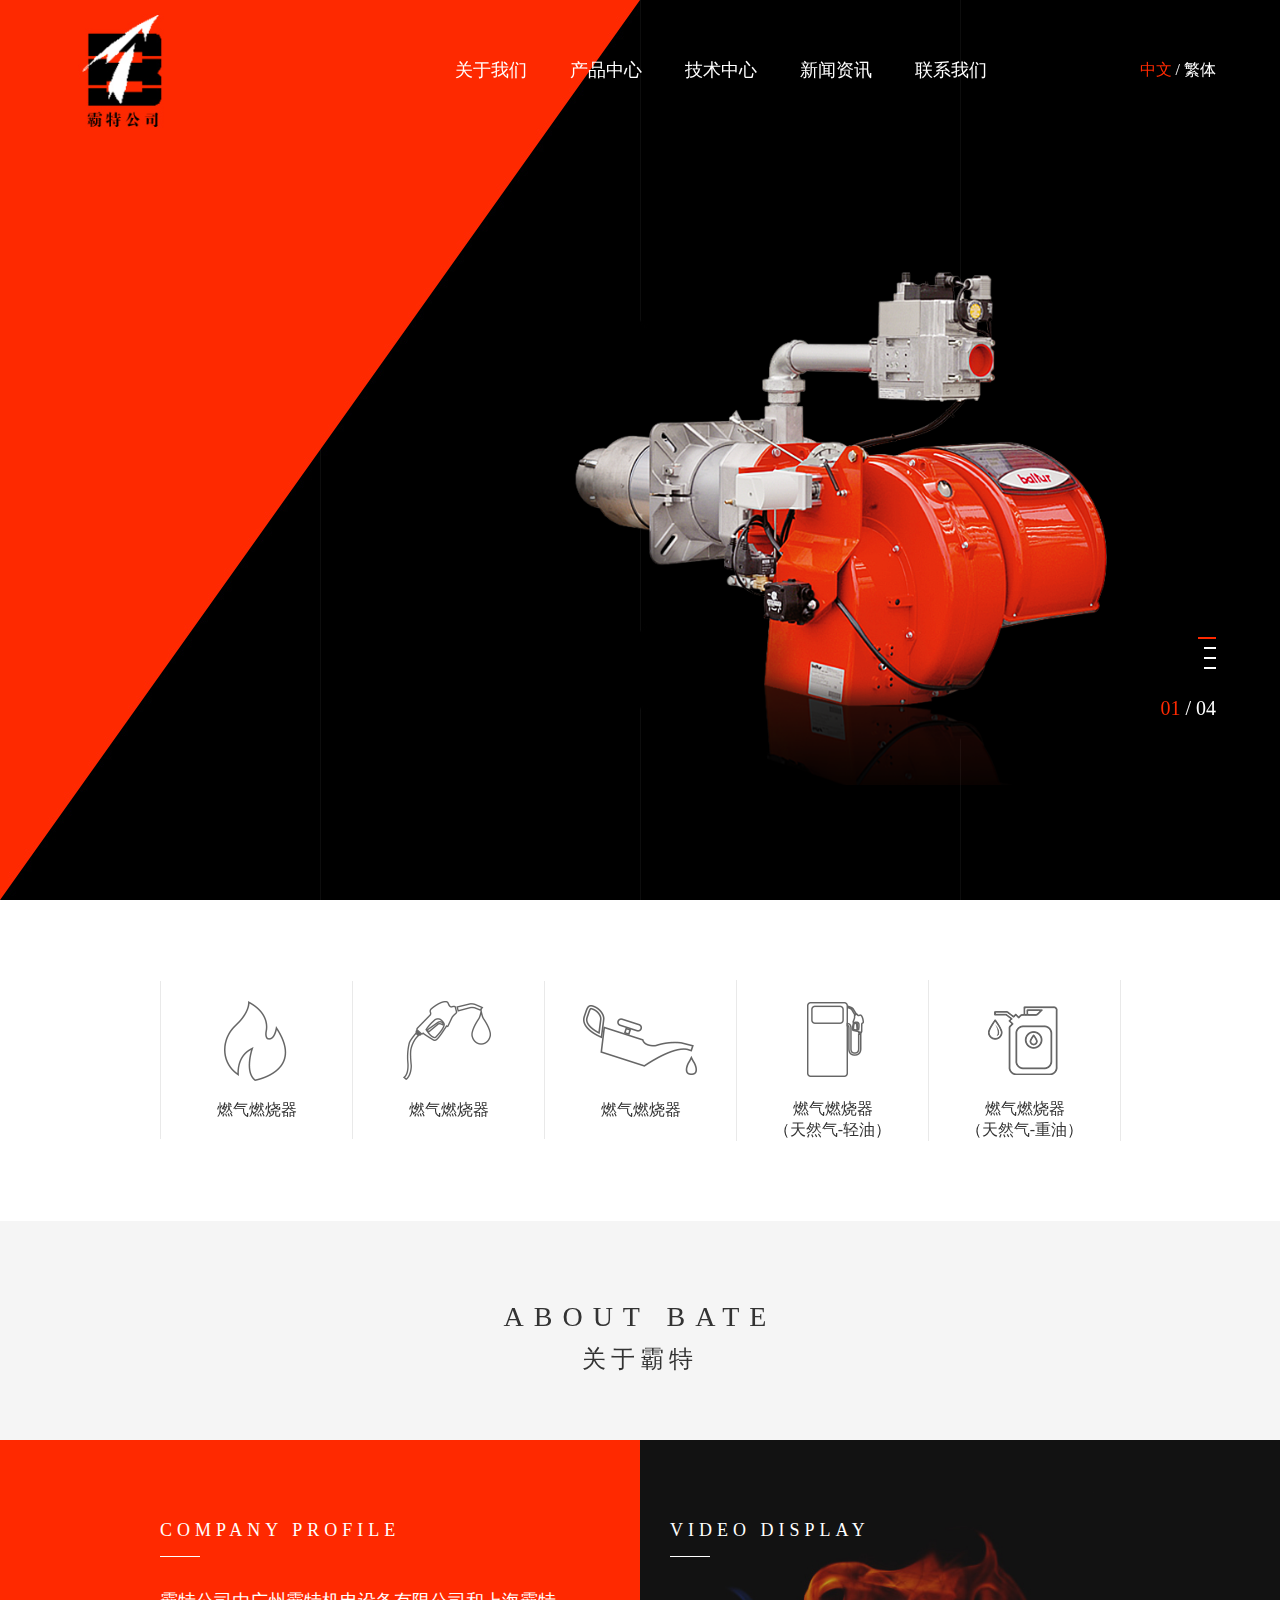
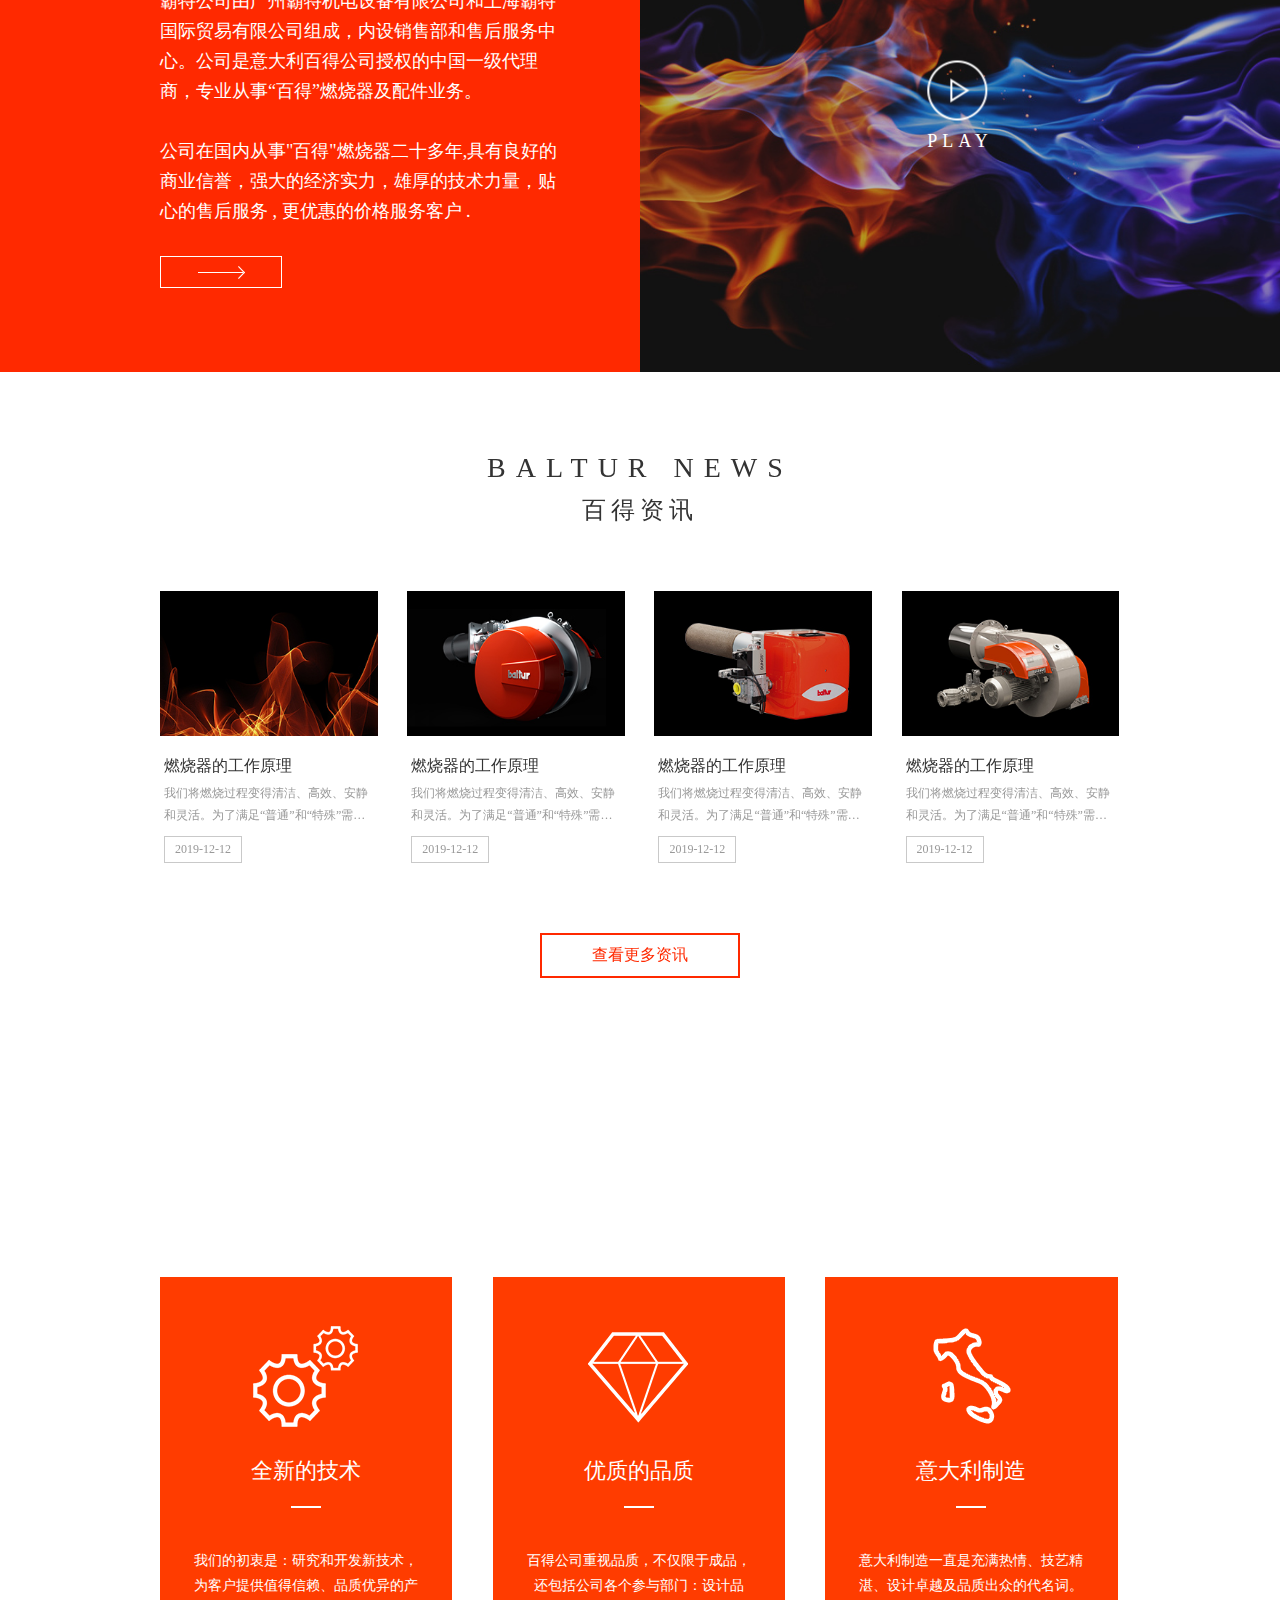
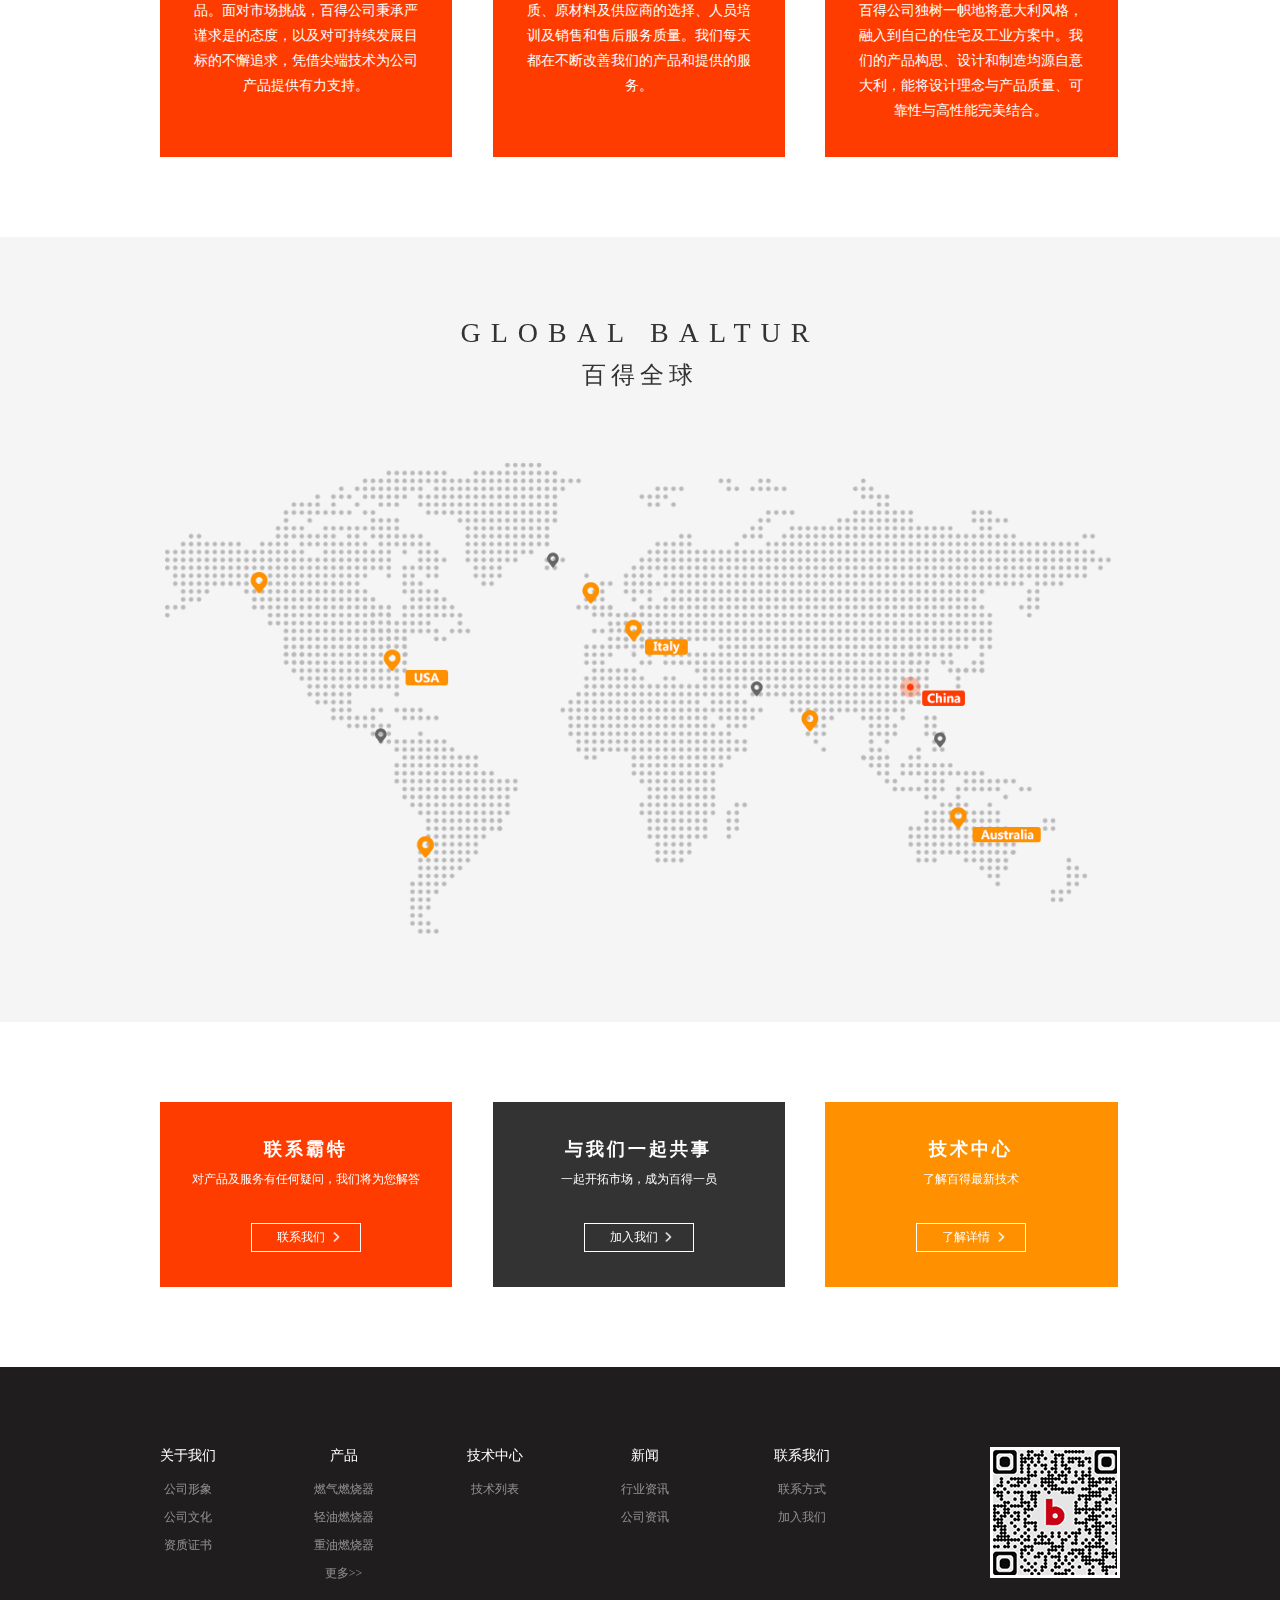
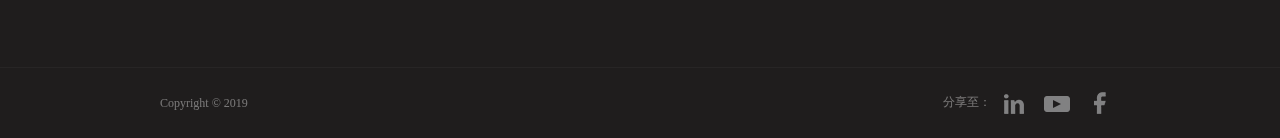
<file: index.html>
﻿<!DOCTYPE html>
<html lang="en">
<head>
    <meta charset="UTF-8">
    <meta http-equiv="X-UA-Compatible" content="IE=edge,chrome=1">
    <meta name="viewport" content="width=device-width,initial-scale=1, maximum-scale=1, user-scalable=no">
    <title>霸特</title>
    <link href="css/swiper.min.css" rel="stylesheet" type="text/css">
    <link href="css/common.css" rel="stylesheet" type="text/css">
    <link href="css/animate.css" rel="stylesheet" type="text/css">
    <link href="css/bootslider.css" rel="stylesheet" type="text/css">
    <link href="css/index.css" rel="stylesheet" type="text/css">
    <script src="js/jquery-1.8.3.min.js"></script>
    <script src="js/swiper.min.js"></script>
    <script src="js/index.js"></script>
</head>
<body>

<!--头部、banner-->
<header>
    <div class="nav">
        <div class="topcon">
            <div class="navcon clearfix">
                <div class="logo fl"><a href="index.html"><img src="images/logo.jpg"></a> </div>
                <div class="navul fr">
                    <ul>
                        <li><a href="about-image.html"><span>关于我们</span></a> </li>
                        <li><a href="products-list.html"><span>产品中心</span></a> </li>
                        <li><a href="skill-list.html"><span>技术中心</span></a> </li>
                        <li><a href="news-list.html"><span>新闻资讯</span></a> </li>
                        <li><a href="contact.html"><span>联系我们</span></a> </li>
                        <li class="lan"><p><a href="#" class="active">中文</a> / <a href="#">繁体</a> </p></li>
                    </ul>
                </div>
                <div class="navico"><i></i></div>
                <div class="navul2">
                    <ul>
                        <li><a href="about-image.html">关于我们</a> </li>
                        <li><a href="products-list.html">产品中心</a> </li>
                        <li><a href="skill-list.html">技术中心</a> </li>
                        <li><a href="news-list.html">新闻资讯</a> </li>
                        <li><a href="contact.html">联系我们</a> </li>
                        <li class="lan"><p><a href="#" class="active">中文</a> / <a href="#">繁体</a> </p></li>
                    </ul>
                </div>
            </div>
        </div>
    </div>
    <div class="banner">
        <div class="bootslider" id="bootslider">
            <!-- Bootslider Container -->
            <div class="bs-container">

                <!-- Bootslider Slide -->
                <div class="bs-slide active" data-animate-in="fadeIn" data-animate-out="fadeOut">
                        <div class="bs-foreground">
                            <div class="container">
                                <div class="row">
                                    <div class="slide-til"  data-animate-in="fadeInDown" data-animate-out="fadeOutDown" data-delay="800">
                                        <span>01</span>
                                        <p>百得燃烧器</p>
                                        <i></i>
                                    </div>
                                    <div class="slide-til2" data-animate-in="fadeInUp" data-animate-out="fadeOutDown" data-delay="1000">
                                        <h2>TBG260-360MC</h2>
                                        <h4>双燃料燃烧器</h4>
                                    </div>
                                    <a class="slide-btn" data-animate-in="fadeInUp" data-animate-out="fadeOutDown" data-delay="1200">more details</a>
                                </div>
                                <div class="propic" data-animate-in="fadeInUp" data-animate-out="fadeOutDown" data-delay="700">
                                    <img src="images/index_pro.png" >
                                </div>
                            </div>
                        </div>
                        <div class="bs-background">
                            <img src="images/banner.jpg" id="img1" alt=""/>
                        </div>
                </div>
                <!-- /Bootslider Slide -->
                <!-- Bootslider Slide -->
                <div class="bs-slide" data-animate-in="fadeIn" data-animate-out="fadeOut">
                    <div class="bs-foreground">
                        <div class="container">
                            <div class="row">
                                <div class="slide-til"  data-animate-in="fadeInDown" data-animate-out="fadeOutDown" data-delay="800">
                                    <span>02</span>
                                    <p>百得燃烧器</p>
                                    <i></i>
                                </div>
                                <div class="slide-til2" data-animate-in="fadeInUp" data-animate-out="fadeOutDown" data-delay="1000">
                                    <h2>TBG260-360MC</h2>
                                    <h4>双燃料燃烧器</h4>
                                </div>
                                <a class="slide-btn" data-animate-in="fadeInUp" data-animate-out="fadeOutDown" data-delay="1200">more details</a>
                            </div>
                            <div class="propic" data-animate-in="fadeInUp" data-animate-out="fadeOutDown" data-delay="700">
                                <img src="images/index_pro.png" >
                            </div>
                        </div>
                    </div>
                    <div class="bs-background">
                        <img src="images/banner.jpg" id="img1" alt=""/>
                    </div>
                </div>
                <!-- /Bootslider Slide -->
                <!-- Bootslider Slide -->
                <div class="bs-slide" data-animate-in="fadeIn" data-animate-out="fadeOut">
                    <div class="bs-foreground">
                        <div class="container">
                            <div class="row">
                                <div class="slide-til"  data-animate-in="fadeInDown" data-animate-out="fadeOutDown" data-delay="800">
                                    <span>03</span>
                                    <p>百得燃烧器</p>
                                    <i></i>
                                </div>
                                <div class="slide-til2" data-animate-in="fadeInUp" data-animate-out="fadeOutDown" data-delay="1000">
                                    <h2>TBG260-360MC</h2>
                                    <h4>双燃料燃烧器</h4>
                                </div>
                                <a class="slide-btn" data-animate-in="fadeInUp" data-animate-out="fadeOutDown" data-delay="1200">more details</a>
                            </div>
                            <div class="propic" data-animate-in="fadeInUp" data-animate-out="fadeOutDown" data-delay="700">
                                <img src="images/index_pro.png" >
                            </div>
                        </div>
                    </div>
                    <div class="bs-background">
                        <img src="images/banner.jpg" id="img1" alt=""/>
                    </div>
                </div>
                <!-- /Bootslider Slide -->
                <!-- Bootslider Slide -->
                <div class="bs-slide" data-animate-in="fadeIn" data-animate-out="fadeOut">
                    <div class="bs-foreground">
                        <div class="container">
                            <div class="row">
                                <div class="slide-til"  data-animate-in="fadeInDown" data-animate-out="fadeOutDown" data-delay="800">
                                    <span>04</span>
                                    <p>百得燃烧器</p>
                                    <i></i>
                                </div>
                                <div class="slide-til2" data-animate-in="fadeInUp" data-animate-out="fadeOutDown" data-delay="1000">
                                    <h2>TBG260-360MC</h2>
                                    <h4>双燃料燃烧器</h4>
                                </div>
                                <a class="slide-btn" data-animate-in="fadeInUp" data-animate-out="fadeOutDown" data-delay="1200">more details</a>
                            </div>
                            <div class="propic" data-animate-in="fadeInUp" data-animate-out="fadeOutDown" data-delay="700">
                                <img src="images/index_pro.png" >
                            </div>
                        </div>
                    </div>
                    <div class="bs-background">
                        <img src="images/banner.jpg" id="img1" alt=""/>
                    </div>
                </div>
                <!-- /Bootslider Slide -->
            </div>
            <!-- /Bootslider Container -->
            <!-- Bootslider Progress -->
            <div class="bs-progress progress">
                <div class="progress-bar progress-primary"></div>
            </div>
            <!-- /Bootslider Progress -->
            <!-- Bootslider Thumbnails -->
            <div class="bs-thumbnails text-center text-alizarin">
                <ul class=""></ul>
            </div>
            <!-- /Bootslider Thumbnails -->
            <!-- Bootslider Pagination -->
            <div class="bs-pagination text-center text-alizarin">
                <ul class="pagination"></ul>
                <div class="key_num">
                    <p><span>01</span> / <i>03</i></p>
                </div>
            </div>
            <!-- /Bootslider Pagination -->
            <!-- Bootslider Controls -->
            <div class="bs-controls text-center">
                <div class="btn-group">
                    <a href="javascript:void(0);" class="btn btn-primary bs-prev">&lt;</a>
                    <a href="javascript:void(0);" class="btn btn-primary bs-next">&gt;</a>
                </div>
            </div>
            <!-- /Bootslider Controls -->
        </div>
    </div>
</header>

<!--产品-->
<div class="maincon">
    <div class="container">
        <div class="procon">
            <ul>
                <li>
                    <a href="products-list.html">
                        <i class="i1"></i>
                        <p>燃气燃烧器</p>
                        <br>
                    </a>
                </li>
                <li>
                    <a href="products-list.html">
                        <i class="i2"></i>
                        <p>燃气燃烧器</p>
                        <br>
                    </a>
                </li>
                <li>
                    <a href="products-list.html">
                        <i class="i3"></i>
                        <p>燃气燃烧器</p>
                        <br>
                    </a>
                </li>
                <li>
                    <a href="products-list.html">
                        <i class="i4"></i>
                        <p>燃气燃烧器</p>
                        <p>（天然气-轻油）</p>
                    </a>
                </li>
                <li>
                    <a href="products-list.html">
                        <i class="i5"></i>
                        <p>燃气燃烧器</p>
                        <p>（天然气-重油）</p>
                    </a>
                </li>
            </ul>
        </div>
        <div class="swiper-container  swiper-fl">
            <div class="swiper-wrapper">
                <div class="swiper-slide">
                    <a href="products-list.html">
                        <i class="i1"></i>
                        <p>燃气燃烧器</p>
                        <br>
                    </a>
                </div>
                <div class="swiper-slide">
                    <a href="products-list.html">
                        <i class="i2"></i>
                        <p>燃气燃烧器</p>
                        <br>
                    </a>
                </div>
                <div class="swiper-slide">
                    <a href="products-list.html">
                        <i class="i3"></i>
                        <p>燃气燃烧器</p>
                        <br>
                    </a>
                </div>
                <div class="swiper-slide">
                    <a href="products-list.html">
                        <i class="i4"></i>
                        <p>燃气燃烧器</p>
                        <p>（天然气-轻油）</p>
                    </a>
                </div>
                <div class="swiper-slide">
                    <a href="products-list.html">
                        <i class="i5"></i>
                        <p>燃气燃烧器</p>
                        <p>（天然气-重油）</p>
                    </a>
                </div>
            </div>
        </div>
    </div>
</div>

<!--关于霸特-->
<div class="maincon pd graybg ab">
    <div class="container">
        <div class="title">
            <span>about bAte</span>
            <p>关于霸特</p>
        </div>
    </div>
    <div class="abcon">
        <div class="container clearfix  pd">
            <div class="ableft fl">
                <div class="abtxt">
                    <span>COMPANY PROFILE</span>
                    <i></i>
                    <p>霸特公司由广州霸特机电设备有限公司和上海霸特国际贸易有限公司组成，内设销售部和售后服务中心。公司是意大利百得公司授权的中国一级代理商，专业从事“百得”燃烧器及配件业务。
                        <br><br>公司在国内从事"百得"燃烧器二十多年,具有良好的商业信誉，强大的经济实力，雄厚的技术力量，贴心的售后服务 , 更优惠的价格服务客户 .
                    </p>
                    <a href="about-image.html"></a>
                </div>
            </div>
        </div>
        <div class="abvideo  pd">
            <div class="maincon">
                <div class="vetil">
                    <span>VIDEO DISPLAY</span>
                    <i></i>
                </div>
                <div class="play">
                    <a href="###"></a>
                    <p>play</p>
                </div>
            </div>
            <!--视频-->
            <div class="video-con">
                <div class="con">
                    <video id="example_video_1" class="vjs-big-play-centered video-js vjs-default-skin"  preload="none"   data-setup="{}">
                        <source src="video/night.mp4" type='video/mp4' />
                    </video>
                    <a href="javascript:;" class="video-close">关闭</a>
                    <a href="javascript:;" class="video-replay"><i></i><p>Replay</p></a>
                </div>
            </div>
        </div>
    </div>
</div>

<!--百得资讯-->
<div class="maincon pd">
    <div class="container">
        <div class="title">
            <span>bAltur news </span>
            <p>百得资讯</p>
        </div>
        <div class="news">
            <div class="newsdl clearfix">
                <a href="news-detail.html">
                    <dl>
                        <dt><img src="images/index_pic01.jpg"></dt>
                        <dd>
                            <span>燃烧器的工作原理</span>
                            <p>我们将燃烧过程变得清洁、高效、安静和灵活。为了满足“普通”和“特殊”需求的订货要求...</p>
                            <i>2019-12-12</i>
                        </dd>
                    </dl>
                </a>
                <a href="news-detail.html">
                    <dl>
                        <dt><img src="images/index_pic02.jpg"></dt>
                        <dd>
                            <span>燃烧器的工作原理</span>
                            <p>我们将燃烧过程变得清洁、高效、安静和灵活。为了满足“普通”和“特殊”需求的订货要求...</p>
                            <i>2019-12-12</i>
                        </dd>
                    </dl>
                </a>
                <a href="news-detail.html">
                    <dl>
                        <dt><img src="images/index_pic03.jpg"></dt>
                        <dd>
                            <span>燃烧器的工作原理</span>
                            <p>我们将燃烧过程变得清洁、高效、安静和灵活。为了满足“普通”和“特殊”需求的订货要求...</p>
                            <i>2019-12-12</i>
                        </dd>
                    </dl>
                </a>
                <a href="news-detail.html">
                    <dl>
                        <dt><img src="images/index_pic04.jpg"></dt>
                        <dd>
                            <span>燃烧器的工作原理</span>
                            <p>我们将燃烧过程变得清洁、高效、安静和灵活。为了满足“普通”和“特殊”需求的订货要求...</p>
                            <i>2019-12-12</i>
                        </dd>
                    </dl>
                </a>
            </div>
            <div class="n_more">
                <a href="news-list.html">查看更多资讯</a>
            </div>
        </div>
    </div>
</div>

<!--百得优势-->
<div class="maincon pd advbg">
    <div class="container">
        <div class="title wh">
            <span>why choose bAltur? </span>
            <p>百得优势</p>
        </div>
        <div class="adv">
            <ul class="clearfix">
                <li>
                    <div class="advcon">
                        <i style="background-image: url(images/icon/index_ico06.png)"></i>
                        <h4>全新的技术<em></em></h4>
                        <p>我们的初衷是：研究和开发新技术，为客户提供值得信赖、品质优异的产品。面对市场挑战，百得公司秉承严谨求是的态度，以及对可持续发展目标的不懈追求，凭借尖端技术为公司产品提供有力支持。</p>
                    </div>
                </li>
                <li>
                    <div class="advcon">
                        <i style="background-image: url(images/icon/index_ico07.png)"></i>
                        <h4>优质的品质<em></em></h4>
                        <p>百得公司重视品质，不仅限于成品，还包括公司各个参与部门：设计品质、原材料及供应商的选择、人员培训及销售和售后服务质量。我们每天都在不断改善我们的产品和提供的服务。</p>
                    </div>
                </li>
                <li>
                    <div class="advcon">
                        <i style="background-image: url(images/icon/index_ico08.png)"></i>
                        <h4>意大利制造<em></em></h4>
                        <p>意大利制造一直是充满热情、技艺精湛、设计卓越及品质出众的代名词。百得公司独树一帜地将意大利风格，融入到自己的住宅及工业方案中。我们的产品构思、设计和制造均源自意大利，能将设计理念与产品质量、可靠性与高性能完美结合。</p>
                    </div>
                </li>
            </ul>
        </div>
    </div>
</div>

<!--百得全球-->
<div class="maincon pd graybg">
    <div class="container">
        <div class="title">
            <span>global bAltur</span>
            <p>百得全球</p>
        </div>
        <div class="map">
            <img src="images/index_map.png">
        </div>
    </div>
</div>

<!--联系-->
<div class="maincon pd">
    <div class="container">
        <div class="contact">
            <ul class="clearfix">
                <li class="li1">
                    <a href="contact.html">
                        <h4>联系霸特</h4>
                        <p>对产品及服务有任何疑问，我们将为您解答</p>
                        <span>联系我们</span>
                    </a>
                </li>
                <li class="li2">
                    <a href="contact-join.html">
                        <h4>与我们一起共事</h4>
                        <p>一起开拓市场，成为百得一员</p>
                        <span>加入我们</span>
                    </a>
                </li>
                <li class="li3">
                    <a href="skill-list.html">
                        <h4>技术中心</h4>
                        <p>了解百得最新技术</p>
                        <span>了解详情</span>
                    </a>
                </li>
            </ul>
        </div>
    </div>
</div>


<!--尾部-->
<footer>
    <div class="foot pd">
        <div class="container clearfix">
            <div class="fleft">
                <ul>
                    <li>
                        <dl>
                            <dt>关于我们</dt>
                            <dd>
                                <p><a href="about-image.html">公司形象</a> </p>
                                <p><a href="about-culture.html">公司文化</a> </p>
                                <p><a href="about-qualifications.html">资质证书</a> </p>
                            </dd>
                        </dl>
                    </li>
                    <li>
                        <dl>
                            <dt>产品</dt>
                            <dd>
                                <p><a href="products-detail.html">燃气燃烧器</a> </p>
                                <p><a href="products-detail.html">轻油燃烧器</a> </p>
                                <p><a href="products-detail.html">重油燃烧器</a> </p>
                                <p><a href="products-list.html">更多>></a> </p>
                            </dd>
                        </dl>
                    </li>
                    <li>
                        <dl>
                            <dt>技术中心</dt>
                            <dd>
                                <p><a href="skill-list.html">技术列表</a> </p>
                            </dd>
                        </dl>
                    </li>
                    <li>
                        <dl>
                            <dt>新闻</dt>
                            <dd>
                                <p><a href="news-list.html">行业资讯</a> </p>
                                <p><a href="news-list.html">公司资讯</a> </p>
                            </dd>
                        </dl>
                    </li>
                    <li>
                        <dl>
                            <dt>联系我们</dt>
                            <dd>
                                <p><a href="contact.html">联系方式</a> </p>
                                <p><a href="contact-join.html">加入我们</a> </p>
                            </dd>
                        </dl>
                    </li>
                </ul>
            </div>
            <div class="code"><img src="images/icon/code.png"></div>
        </div>
    </div>
    <div class="copyright">
        <div class="container">
            <div class="c_txt clearfix">
                <span>
                    <em>分享至：</em>
                    <a href="#" style="background-image: url(images/icon/in.png)"></a>
                    <a href="#" style="background-image: url(images/icon/youtube.png)"></a>
                    <a href="#" style="background-image: url(images/icon/facebook.png)"></a>
                </span>
                <p>Copyright © 2019</p>
            </div>
        </div>
    </div>
</footer>




<script src="js/jquery.grozav.plugins.min.js"></script>
<script src="js/jquery.grozav.bootslider.min.js"></script>
<script>

    var len=$(".bs-slide").length.toString();
    $(".key_num i").html("0"+len);

    var time=setInterval(function(){
        var index=$('.pagination li').index($('.pagination li.active'));
        var num=index+1;
        $(".key_num span").html("0"+num);
    },1000);

    var slider = new bootslider('#bootslider', {
        animationIn: "fadeIn",
        animationOut: "fadeOut",
        timeout: 7000,
        autoplay: true,
        preload: true,
        pauseOnHover: false,
        thumbnails: false,
        pagination: true,
        mousewheel: false,
        keyboard: true,
        touchscreen: true,
        layout: 'fixedheight-center',
        canvas: {
            width: 1440,
            height: 720
        }
    });
    slider.init();

    var liheight=$(window).height();
    $(".bootslider").height(liheight);
    $(window).resize(function(){
        var liheight=$(window).height();
        $(".bootslider").height(liheight);
        $(".bs-background img").each(function(i){
            var realWidth;
            var realHeight;
            var vul;
            var screenImage = $(this);
            var theImage = new Image();
            theImage.src = screenImage.attr("src");
            realWidth = theImage.width;
            realHeight = theImage.height;
            vul=realWidth/realHeight;
//            console.log("宽"+realWidth+"高"+realHeight);
            $(this).height(liheight);
            var imgheight=$(this).height();
//            console.log(imgheight);
            var imgwidth=imgheight*vul;
//            console.log(imgwidth);
            $(this).width(imgwidth);
        });
    });
    $(".bs-background img").each(function(i){
        var realWidth;
        var realHeight;
        var vul;
        var screenImage = $(this);
        var theImage = new Image();
        theImage.src = screenImage.attr("src");
        realWidth = theImage.width;
        realHeight = theImage.height;
        vul=realWidth/realHeight;
//        console.log("宽"+realWidth+"高"+realHeight);
        $(this).height(liheight);
        var imgheight=$(this).height();
//        console.log(imgheight);
        var imgwidth=imgheight*vul;
//        console.log(imgwidth);
        $(this).width(imgwidth);
    });








</script>
<!--视频弹出-->
<script type="text/javascript">
    var myPlayer =document.getElementById("example_video_1");

    myPlayer.controls=true;
    myPlayer.addEventListener('ended', function () {
        $(".video-replay").fadeIn();
    });
    myPlayer.addEventListener('play',function(){
        if($(".video-replay").css("display","block")){
            $(".video-replay").hide();
        }
    });

    $(".play").click(function(){
        myPlayer.play();
        $(".video-con").fadeIn();
        $(".abvideo").addClass("bgback");
        $(".abvideo .maincon").css("display","none");
//        $("body").css("overflow","hidden");
        $(".video-replay").hide();
    });

    myPlayer.onclick=function(){
        if(myPlayer.paused){
            myPlayer.play();
        }else{
            myPlayer.pause();
        }
    };
    $(".video-replay").click(function(){
        myPlayer.play();
        $(this).hide();
    });
    $(".video-close").click(function(){
        myPlayer.currentTime=0;
        $(".video-con").fadeOut();
        $(".abvideo").removeClass("bgback");
        $(".abvideo .maincon").css("display","block");
//        $("body").css("overflow","auto");
    })


</script>

<script>
    var swiper= new Swiper('.swiper-fl', {
        slidesPerView:3,
        paginationClickable: true,
        spaceBetween:0
    });
</script>
</body>
</html>
</file>
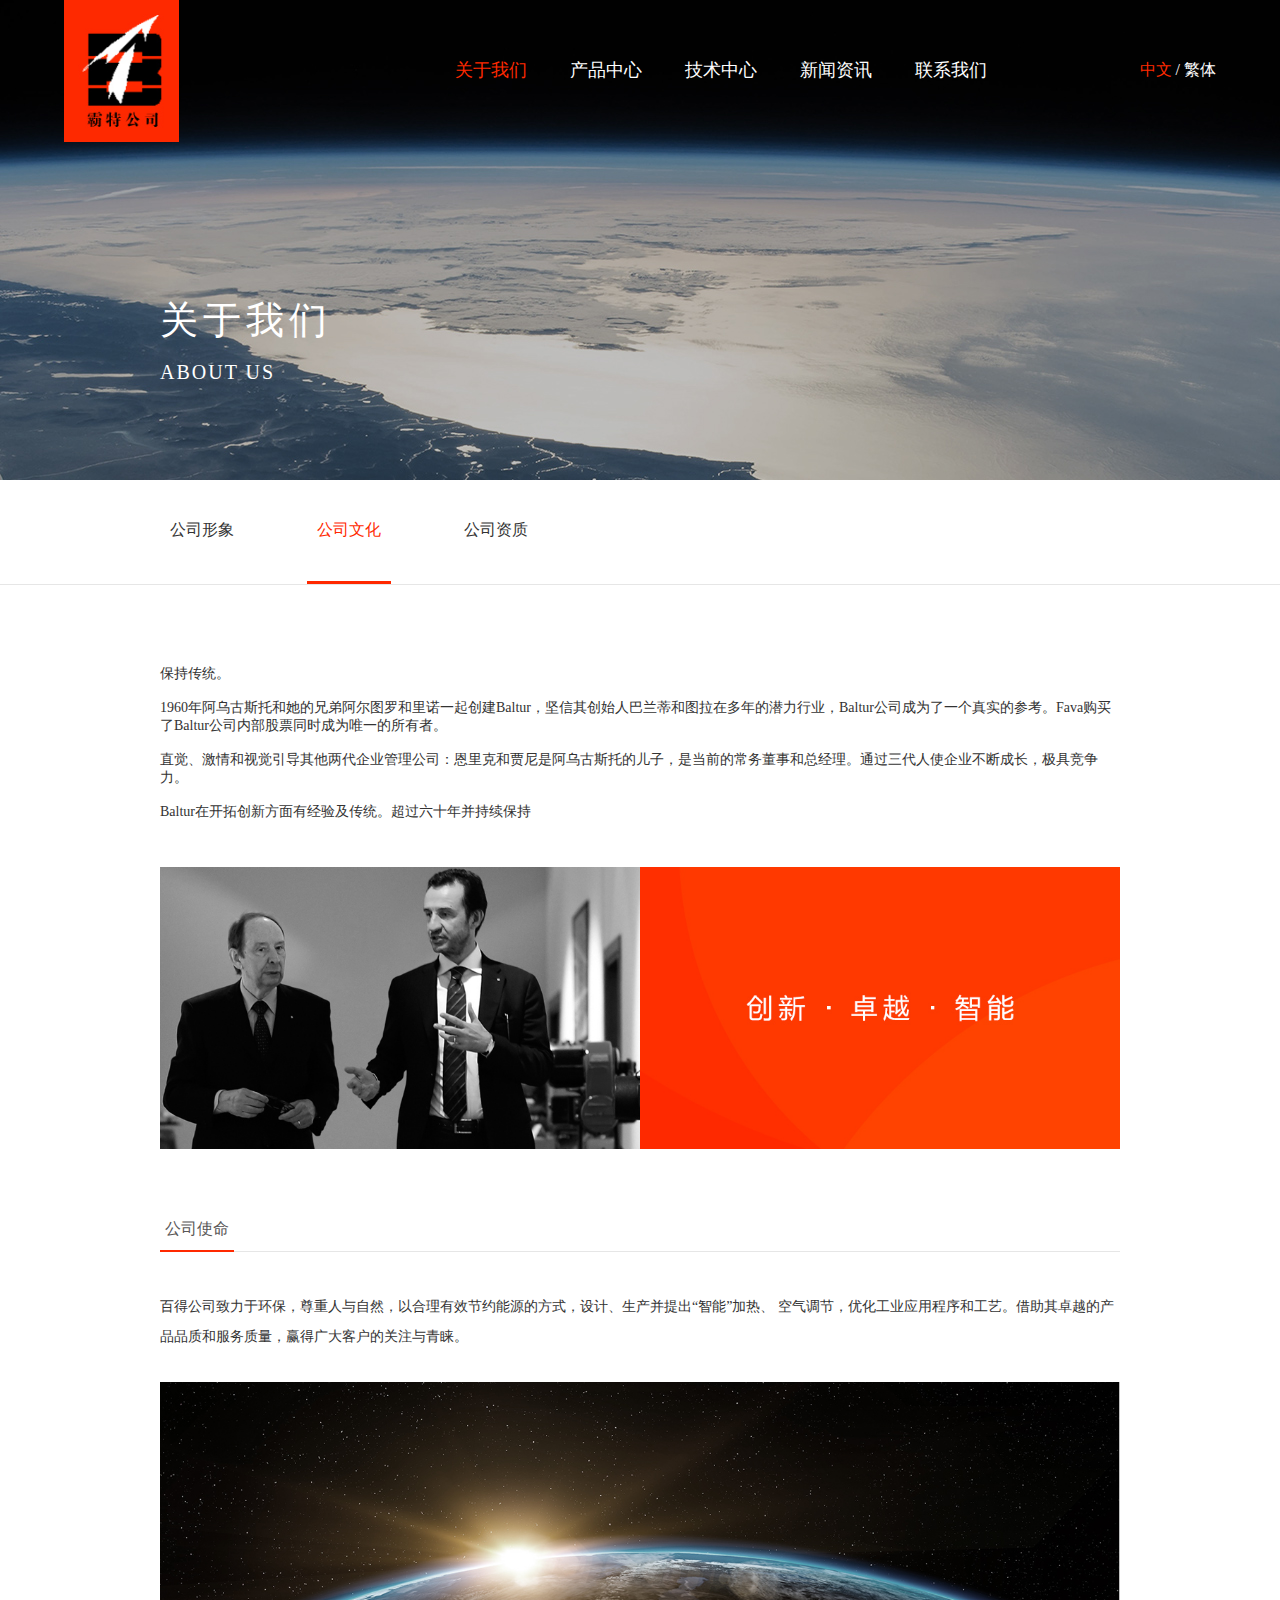
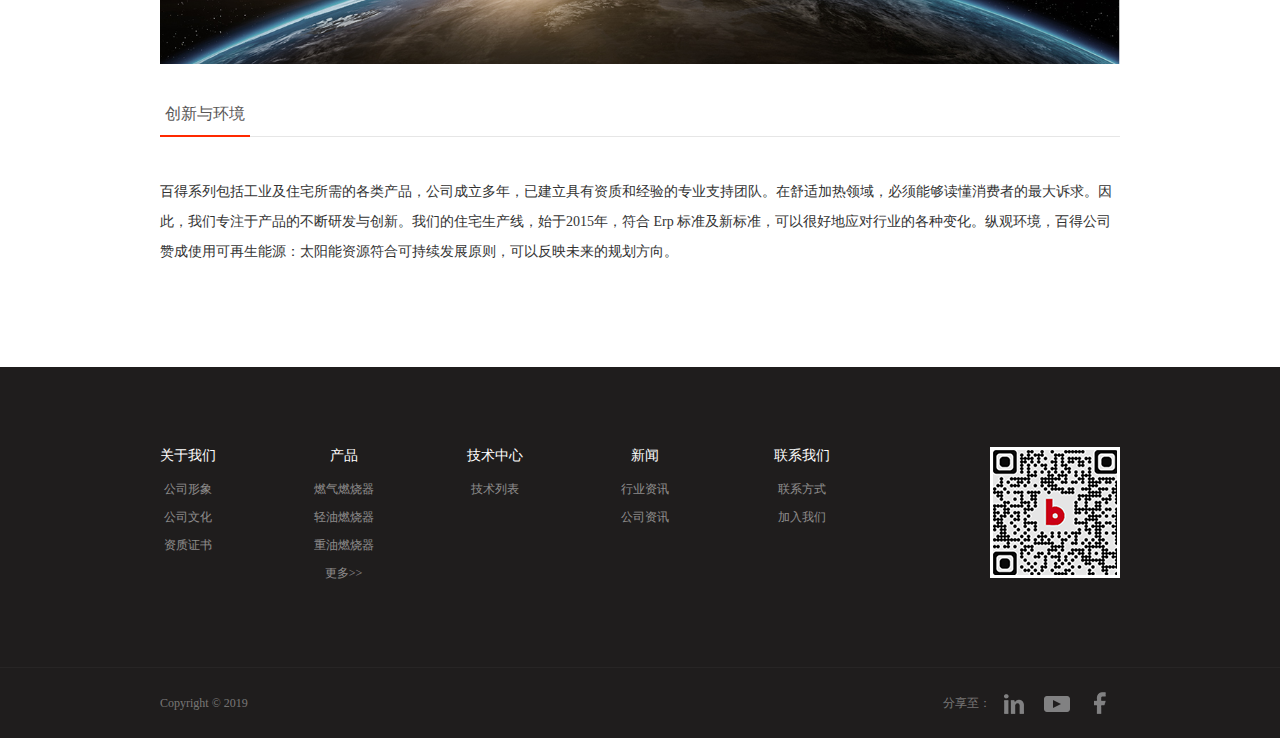
<file: about-culture.html>
<!DOCTYPE html>
<html lang="en">
<head>
    <meta charset="UTF-8">
    <meta http-equiv="X-UA-Compatible" content="IE=edge,chrome=1">
    <meta name="viewport" content="width=device-width,initial-scale=1, maximum-scale=1, user-scalable=no">
    <title>霸特</title>
    <link href="css/common.css" rel="stylesheet" type="text/css">
    <link href="css/layout.css" rel="stylesheet" type="text/css">
    <script src="js/jquery-1.8.3.min.js"></script>
    <script src="js/index.js"></script>
</head>
<body>
<!--头部、banner-->
<header>
    <div class="nav">
        <div class="topcon">
            <div class="navcon clearfix">
                <div class="logo fl"><a href="index.html"><img src="images/logo.jpg"></a> </div>
                <div class="navul fr">
                    <ul>
                        <li class="active"><a href="about-image.html"><span>关于我们</span></a> </li>
                        <li><a href="products-list.html"><span>产品中心</span></a> </li>
                        <li><a href="skill-list.html"><span>技术中心</span></a> </li>
                        <li><a href="news-list.html"><span>新闻资讯</span></a> </li>
                        <li><a href="contact.html"><span>联系我们</span></a> </li>
                        <li class="lan"><p><a href="#" class="active">中文</a> / <a href="#">繁体</a> </p></li>
                    </ul>
                </div>
                <div class="navico"><i></i></div>
                <div class="navul2">
                    <ul>
                        <li class="active"><a href="about-image.html">关于我们</a> </li>
                        <li><a href="products-list.html">产品中心</a> </li>
                        <li><a href="skill-list.html">技术中心</a> </li>
                        <li><a href="news-list.html">新闻资讯</a> </li>
                        <li><a href="contact.html">联系我们</a> </li>
                        <li class="lan"><p><a href="#" class="active">中文</a> / <a href="#">繁体</a> </p></li>
                    </ul>
                </div>
            </div>
        </div>
    </div>
    <div class="banner" style="background-image: url(images/abban.jpg)">
        <div class="container">
            <div class="bantxt">
                <h4>关于我们</h4>
                <p>about us</p>
            </div>
        </div>
    </div>
</header>

<!--二级导航-->
<div class="maincon xb">
    <div class="container">
        <div class="xbnav">
            <a href="about-image.html">公司形象</a>
            <a href="about-culture.html" class="active">公司文化</a>
            <a href="about-qualifications.html">公司资质</a>
        </div>
    </div>
</div>

<div class="maincon pd">
    <div class="container">
        <div class="xtxt">
            <p>保持传统。</p>
            <br>
            <p>1960年阿乌古斯托和她的兄弟阿尔图罗和里诺一起创建Baltur，坚信其创始人巴兰蒂和图拉在多年的潜力行业，Baltur公司成为了一个真实的参考。Fava购买了Baltur公司内部股票同时成为唯一的所有者。</p>
            <br>
            <p>直觉、激情和视觉引导其他两代企业管理公司：恩里克和贾尼是阿乌古斯托的儿子，是当前的常务董事和总经理。通过三代人使企业不断成长，极具竞争力。</p>
            <br>
            <p>Baltur在开拓创新方面有经验及传统。超过六十年并持续保持</p>
            <br>
            <div class="ximg clearfix">
                <img src="images/abpic_03.jpg">
                <img src="images/abpic_04.jpg">
            </div>
        </div>
        <div class="xcell">
            <div class="xmes">
                <h4><span>公司使命</span></h4>
                <div class="mestxt">
                    <p>百得公司致力于环保，尊重人与自然，以合理有效节约能源的方式，设计、生产并提出“智能”加热、 空气调节，优化工业应用程序和工艺。借助其卓越的产品品质和服务质量，赢得广大客户的关注与青睐。</p>
                </div>
            </div>
            <div class="ximg"><img src="images/abpic_05.jpg"></div>
        </div>
        <div class="xcell">
            <div class="xmes">
                <h4><span>创新与环境</span></h4>
                <div class="mestxt">
                    <p>百得系列包括工业及住宅所需的各类产品，公司成立多年，已建立具有资质和经验的专业支持团队。在舒适加热领域，必须能够读懂消费者的最大诉求。因此，我们专注于产品的不断研发与创新。我们的住宅生产线，始于2015年，符合 Erp 标准及新标准，可以很好地应对行业的各种变化。纵观环境，百得公司赞成使用可再生能源：太阳能资源符合可持续发展原则，可以反映未来的规划方向。</p>
                </div>
            </div>

        </div>
    </div>
</div>



<!--尾部-->
<footer>
    <div class="foot pd">
        <div class="container clearfix">
            <div class="fleft">
                <ul>
                    <li>
                        <dl>
                            <dt>关于我们</dt>
                            <dd>
                                <p><a href="about-image.html">公司形象</a> </p>
                                <p><a href="about-culture.html">公司文化</a> </p>
                                <p><a href="about-qualifications.html">资质证书</a> </p>
                            </dd>
                        </dl>
                    </li>
                    <li>
                        <dl>
                            <dt>产品</dt>
                            <dd>
                                <p><a href="products-detail.html">燃气燃烧器</a> </p>
                                <p><a href="products-detail.html">轻油燃烧器</a> </p>
                                <p><a href="products-detail.html">重油燃烧器</a> </p>
                                <p><a href="products-list.html">更多>></a> </p>
                            </dd>
                        </dl>
                    </li>
                    <li>
                        <dl>
                            <dt>技术中心</dt>
                            <dd>
                                <p><a href="skill-list.html">技术列表</a> </p>
                            </dd>
                        </dl>
                    </li>
                    <li>
                        <dl>
                            <dt>新闻</dt>
                            <dd>
                                <p><a href="news-list.html">行业资讯</a> </p>
                                <p><a href="news-list.html">公司资讯</a> </p>
                            </dd>
                        </dl>
                    </li>
                    <li>
                        <dl>
                            <dt>联系我们</dt>
                            <dd>
                                <p><a href="contact.html">联系方式</a> </p>
                                <p><a href="contact-join.html">加入我们</a> </p>
                            </dd>
                        </dl>
                    </li>
                </ul>
            </div>
            <div class="code"><img src="images/icon/code.png"></div>
        </div>
    </div>
    <div class="copyright">
        <div class="container">
            <div class="c_txt clearfix">
                <span>
                    <em>分享至：</em>
                    <a href="#" style="background-image: url(images/icon/in.png)"></a>
                    <a href="#" style="background-image: url(images/icon/youtube.png)"></a>
                    <a href="#" style="background-image: url(images/icon/facebook.png)"></a>
                </span>
                <p>Copyright © 2019</p>
            </div>
        </div>
    </div>
</footer>

</body>
</html>
</file>
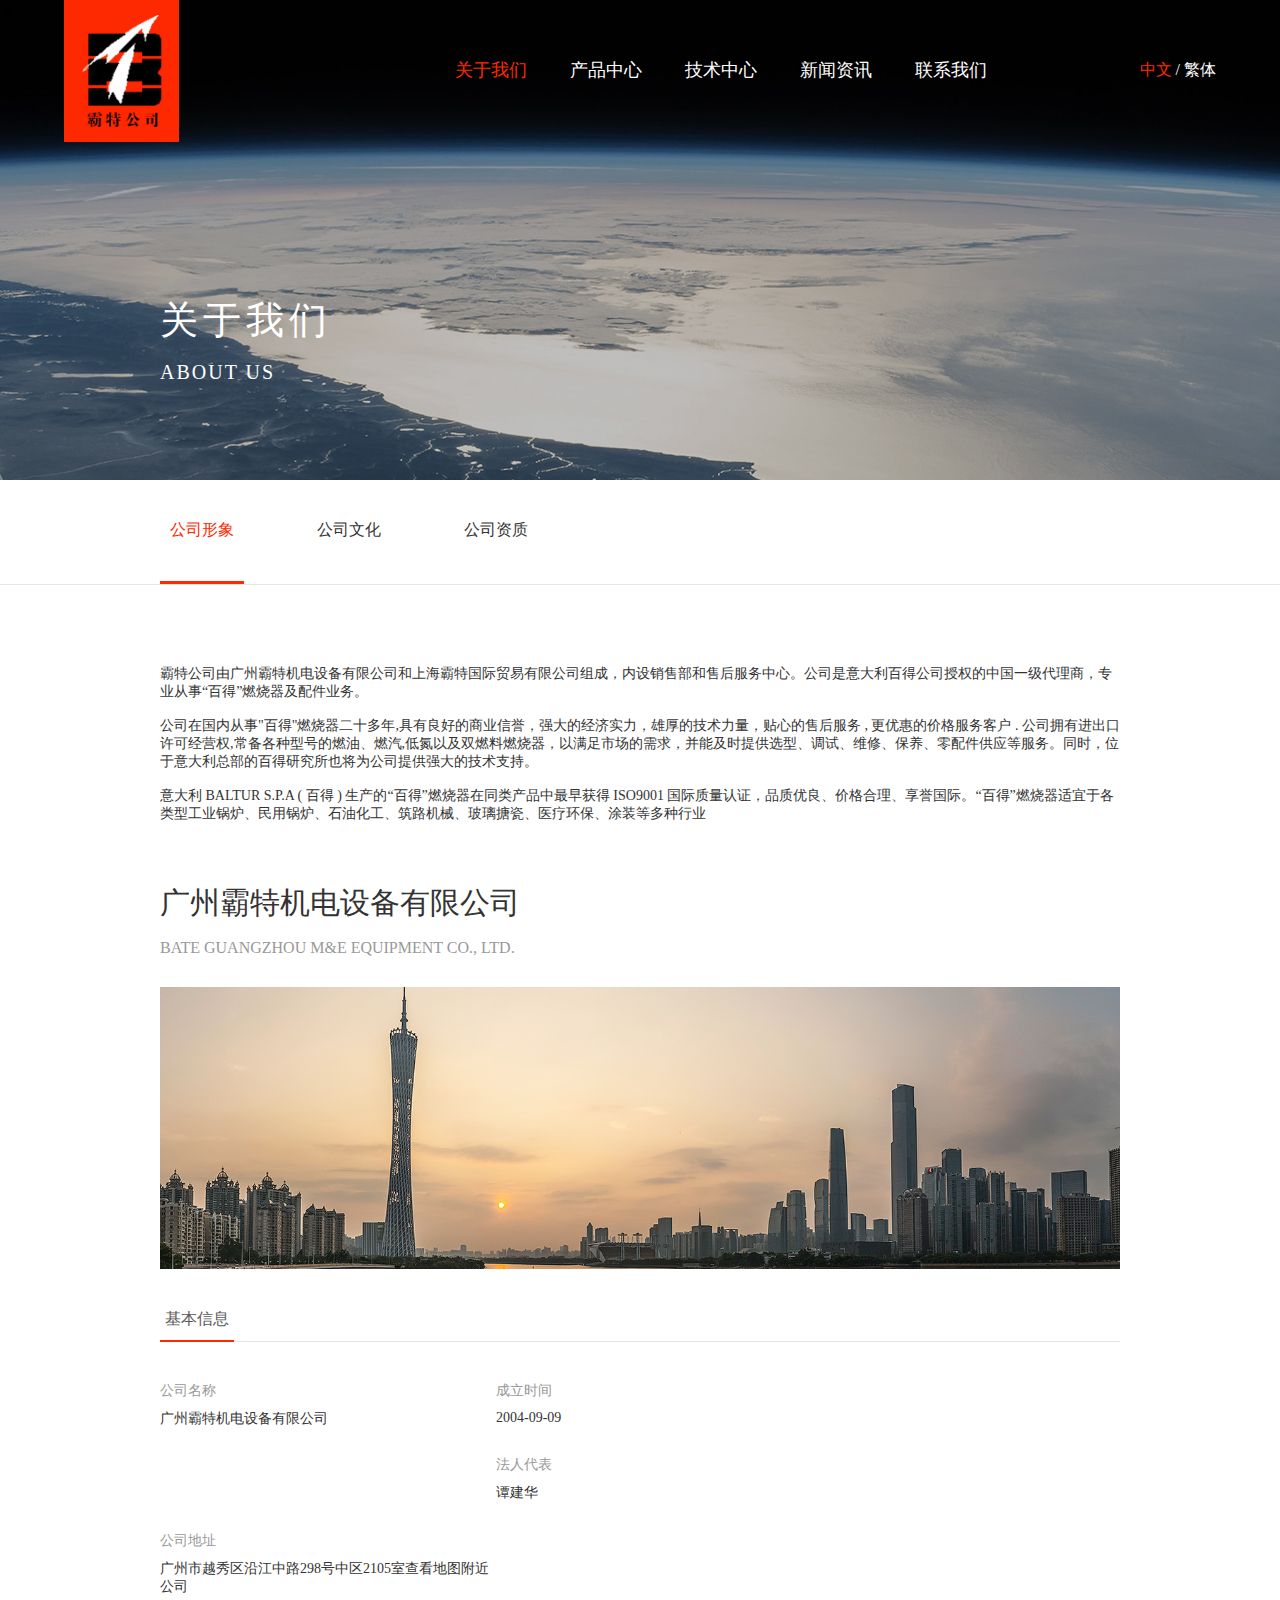
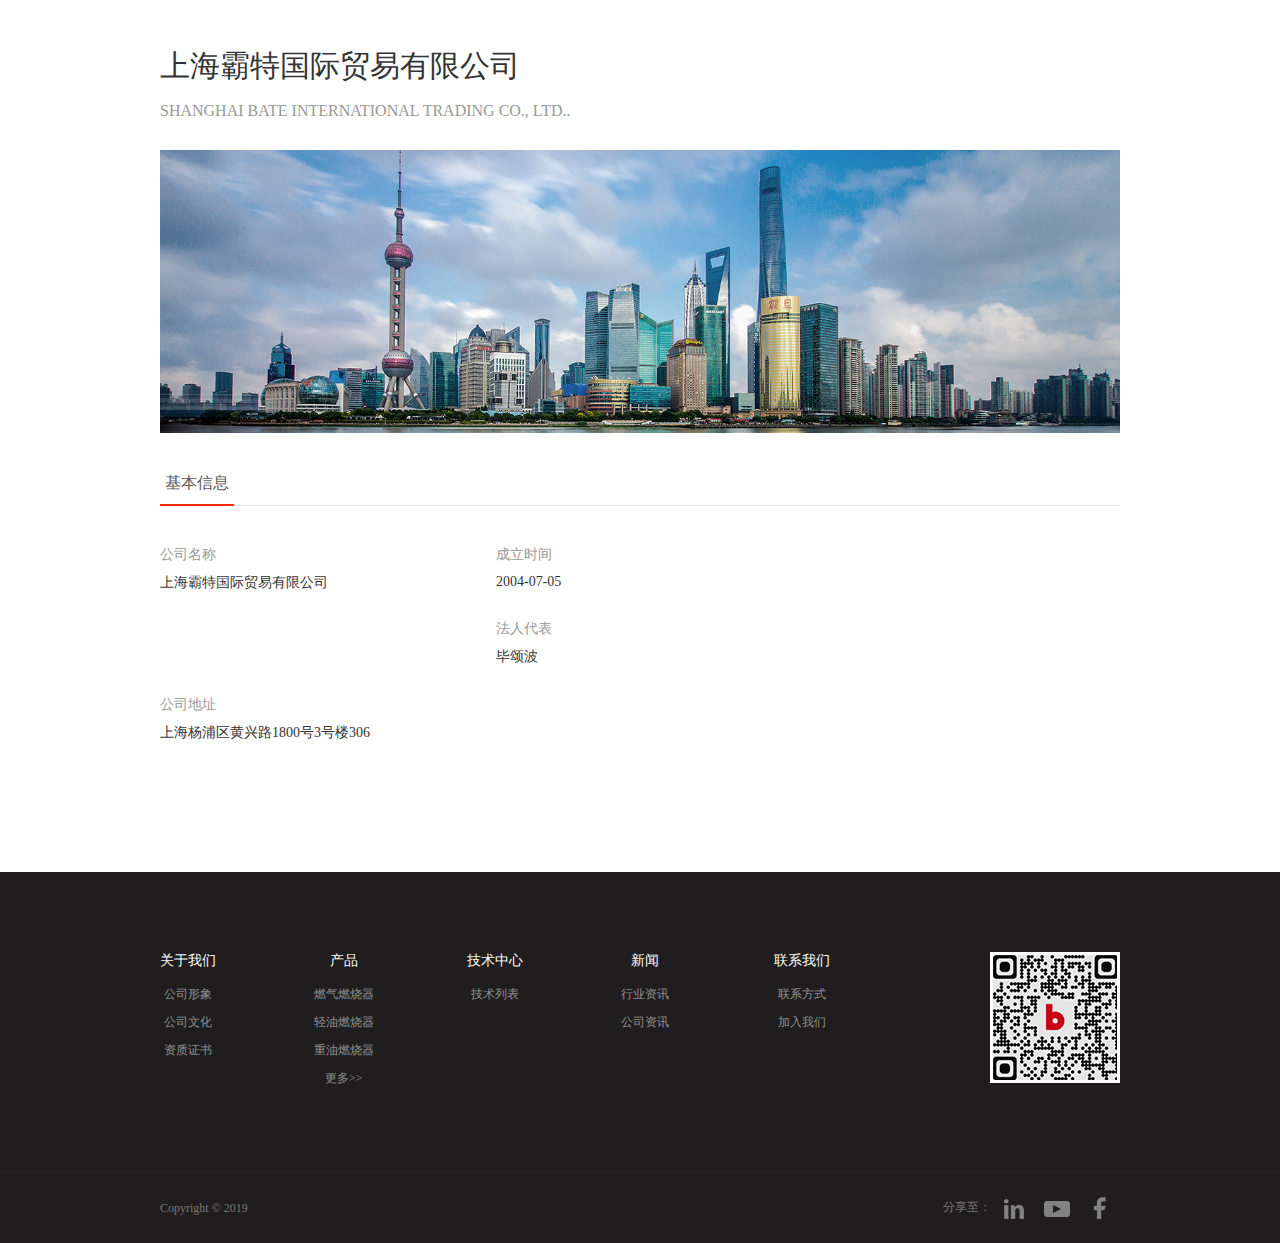
<file: about-image.html>
<!DOCTYPE html>
<html lang="en">
<head>
    <meta charset="UTF-8">
    <meta http-equiv="X-UA-Compatible" content="IE=edge,chrome=1">
    <meta name="viewport" content="width=device-width,initial-scale=1, maximum-scale=1, user-scalable=no">
    <title>霸特</title>
    <link href="css/common.css" rel="stylesheet" type="text/css">
    <link href="css/layout.css" rel="stylesheet" type="text/css">
    <script src="js/jquery-1.8.3.min.js"></script>
    <script src="js/index.js"></script>
</head>
<body>
<!--头部、banner-->
<header>
    <div class="nav">
        <div class="topcon">
            <div class="navcon clearfix">
                <div class="logo fl"><a href="index.html"><img src="images/logo.jpg"></a> </div>
                <div class="navul fr">
                    <ul>
                        <li class="active"><a href="about-image.html"><span>关于我们</span></a> </li>
                        <li><a href="products-list.html"><span>产品中心</span></a> </li>
                        <li><a href="skill-list.html"><span>技术中心</span></a> </li>
                        <li><a href="news-list.html"><span>新闻资讯</span></a> </li>
                        <li><a href="contact.html"><span>联系我们</span></a> </li>
                        <li class="lan"><p><a href="#" class="active">中文</a> / <a href="#">繁体</a> </p></li>
                    </ul>
                </div>
                <div class="navico"><i></i></div>
                <div class="navul2">
                    <ul>
                        <li class="active"><a href="about-image.html">关于我们</a> </li>
                        <li><a href="products-list.html">产品中心</a> </li>
                        <li><a href="skill-list.html">技术中心</a> </li>
                        <li><a href="news-list.html">新闻资讯</a> </li>
                        <li><a href="contact.html">联系我们</a> </li>
                        <li class="lan"><p><a href="#" class="active">中文</a> / <a href="#">繁体</a> </p></li>
                    </ul>
                </div>
            </div>
        </div>
    </div>
    <div class="banner" style="background-image: url(images/abban.jpg)">
        <div class="container">
            <div class="bantxt">
                <h4>关于我们</h4>
                <p>about us</p>
            </div>
        </div>
    </div>
</header>

<!--二级导航-->
<div class="maincon xb">
    <div class="container">
        <div class="xbnav">
            <a href="about-image.html" class="active">公司形象</a>
            <a href="about-culture.html">公司文化</a>
            <a href="about-qualifications.html">公司资质</a>
        </div>
    </div>
</div>

<div class="maincon pd">
    <div class="container">
        <div class="xtxt">
            <p>霸特公司由广州霸特机电设备有限公司和上海霸特国际贸易有限公司组成，内设销售部和售后服务中心。公司是意大利百得公司授权的中国一级代理商，专业从事“百得”燃烧器及配件业务。</p>
            <br>
            <p>公司在国内从事"百得"燃烧器二十多年,具有良好的商业信誉，强大的经济实力，雄厚的技术力量，贴心的售后服务 , 更优惠的价格服务客户 . 公司拥有进出口许可经营权,常备各种型号的燃油、燃汽,低氮以及双燃料燃烧器，以满足市场的需求，并能及时提供选型、调试、维修、保养、零配件供应等服务。同时，位于意大利总部的百得研究所也将为公司提供强大的技术支持。</p>
            <br>
            <p>意大利 BALTUR S.P.A ( 百得 ) 生产的“百得”燃烧器在同类产品中最早获得 ISO9001 国际质量认证，品质优良、价格合理、享誉国际。“百得”燃烧器适宜于各类型工业锅炉、民用锅炉、石油化工、筑路机械、玻璃搪瓷、医疗环保、涂装等多种行业</p>
        </div>
        <div class="xcell">
            <div class="xtil">
                <h4>广州霸特机电设备有限公司</h4>
                <p>BATE GUANGZHOU M&E EQUIPMENT CO., LTD.</p>
            </div>
            <div class="ximg"><img src="images/abpic_01.jpg"></div>
            <div class="xmes">
                <h4><span>基本信息</span></h4>
                <div class="mestxt">
                    <ul class="clearfix">
                        <li>
                            <span>公司名称</span>
                            <p>广州霸特机电设备有限公司</p>
                        </li>
                        <li>
                            <span>成立时间</span>
                            <p>2004-09-09</p>
                        </li>
                        <li>
                            <span>法人代表</span>
                            <p>谭建华</p>
                        </li>
                        <li>
                            <span>公司地址</span>
                            <p>广州市越秀区沿江中路298号中区2105室查看地图附近公司</p>
                        </li>
                    </ul>
                </div>
            </div>
        </div>
        <div class="xcell">
            <div class="xtil">
                <h4>上海霸特国际贸易有限公司</h4>
                <p>SHANGHAI BATE INTERNATIONAL TRADING CO., LTD..</p>
            </div>
            <div class="ximg"><img src="images/abpic_02.jpg"></div>
            <div class="xmes">
                <h4><span>基本信息</span></h4>
                <div class="mestxt">
                    <ul class="clearfix">
                        <li>
                            <span>公司名称</span>
                            <p>上海霸特国际贸易有限公司</p>
                        </li>
                        <li>
                            <span>成立时间</span>
                            <p>2004-07-05</p>
                        </li>
                        <li>
                            <span>法人代表</span>
                            <p>毕颂波</p>
                        </li>
                        <li>
                            <span>公司地址</span>
                            <p>上海杨浦区黄兴路1800号3号楼306</p>
                        </li>
                    </ul>
                </div>
            </div>
        </div>
    </div>
</div>



<!--尾部-->
<footer>
    <div class="foot pd">
        <div class="container clearfix">
            <div class="fleft">
                <ul>
                    <li>
                        <dl>
                            <dt>关于我们</dt>
                            <dd>
                                <p><a href="about-image.html">公司形象</a> </p>
                                <p><a href="about-culture.html">公司文化</a> </p>
                                <p><a href="about-qualifications.html">资质证书</a> </p>
                            </dd>
                        </dl>
                    </li>
                    <li>
                        <dl>
                            <dt>产品</dt>
                            <dd>
                                <p><a href="products-detail.html">燃气燃烧器</a> </p>
                                <p><a href="products-detail.html">轻油燃烧器</a> </p>
                                <p><a href="products-detail.html">重油燃烧器</a> </p>
                                <p><a href="products-list.html">更多>></a> </p>
                            </dd>
                        </dl>
                    </li>
                    <li>
                        <dl>
                            <dt>技术中心</dt>
                            <dd>
                                <p><a href="skill-list.html">技术列表</a> </p>
                            </dd>
                        </dl>
                    </li>
                    <li>
                        <dl>
                            <dt>新闻</dt>
                            <dd>
                                <p><a href="news-list.html">行业资讯</a> </p>
                                <p><a href="news-list.html">公司资讯</a> </p>
                            </dd>
                        </dl>
                    </li>
                    <li>
                        <dl>
                            <dt>联系我们</dt>
                            <dd>
                                <p><a href="contact.html">联系方式</a> </p>
                                <p><a href="contact-join.html">加入我们</a> </p>
                            </dd>
                        </dl>
                    </li>
                </ul>
            </div>
            <div class="code"><img src="images/icon/code.png"></div>
        </div>
    </div>
    <div class="copyright">
        <div class="container">
            <div class="c_txt clearfix">
                <span>
                    <em>分享至：</em>
                    <a href="#" style="background-image: url(images/icon/in.png)"></a>
                    <a href="#" style="background-image: url(images/icon/youtube.png)"></a>
                    <a href="#" style="background-image: url(images/icon/facebook.png)"></a>
                </span>
                <p>Copyright © 2019</p>
            </div>
        </div>
    </div>
</footer>

</body>
</html>
</file>
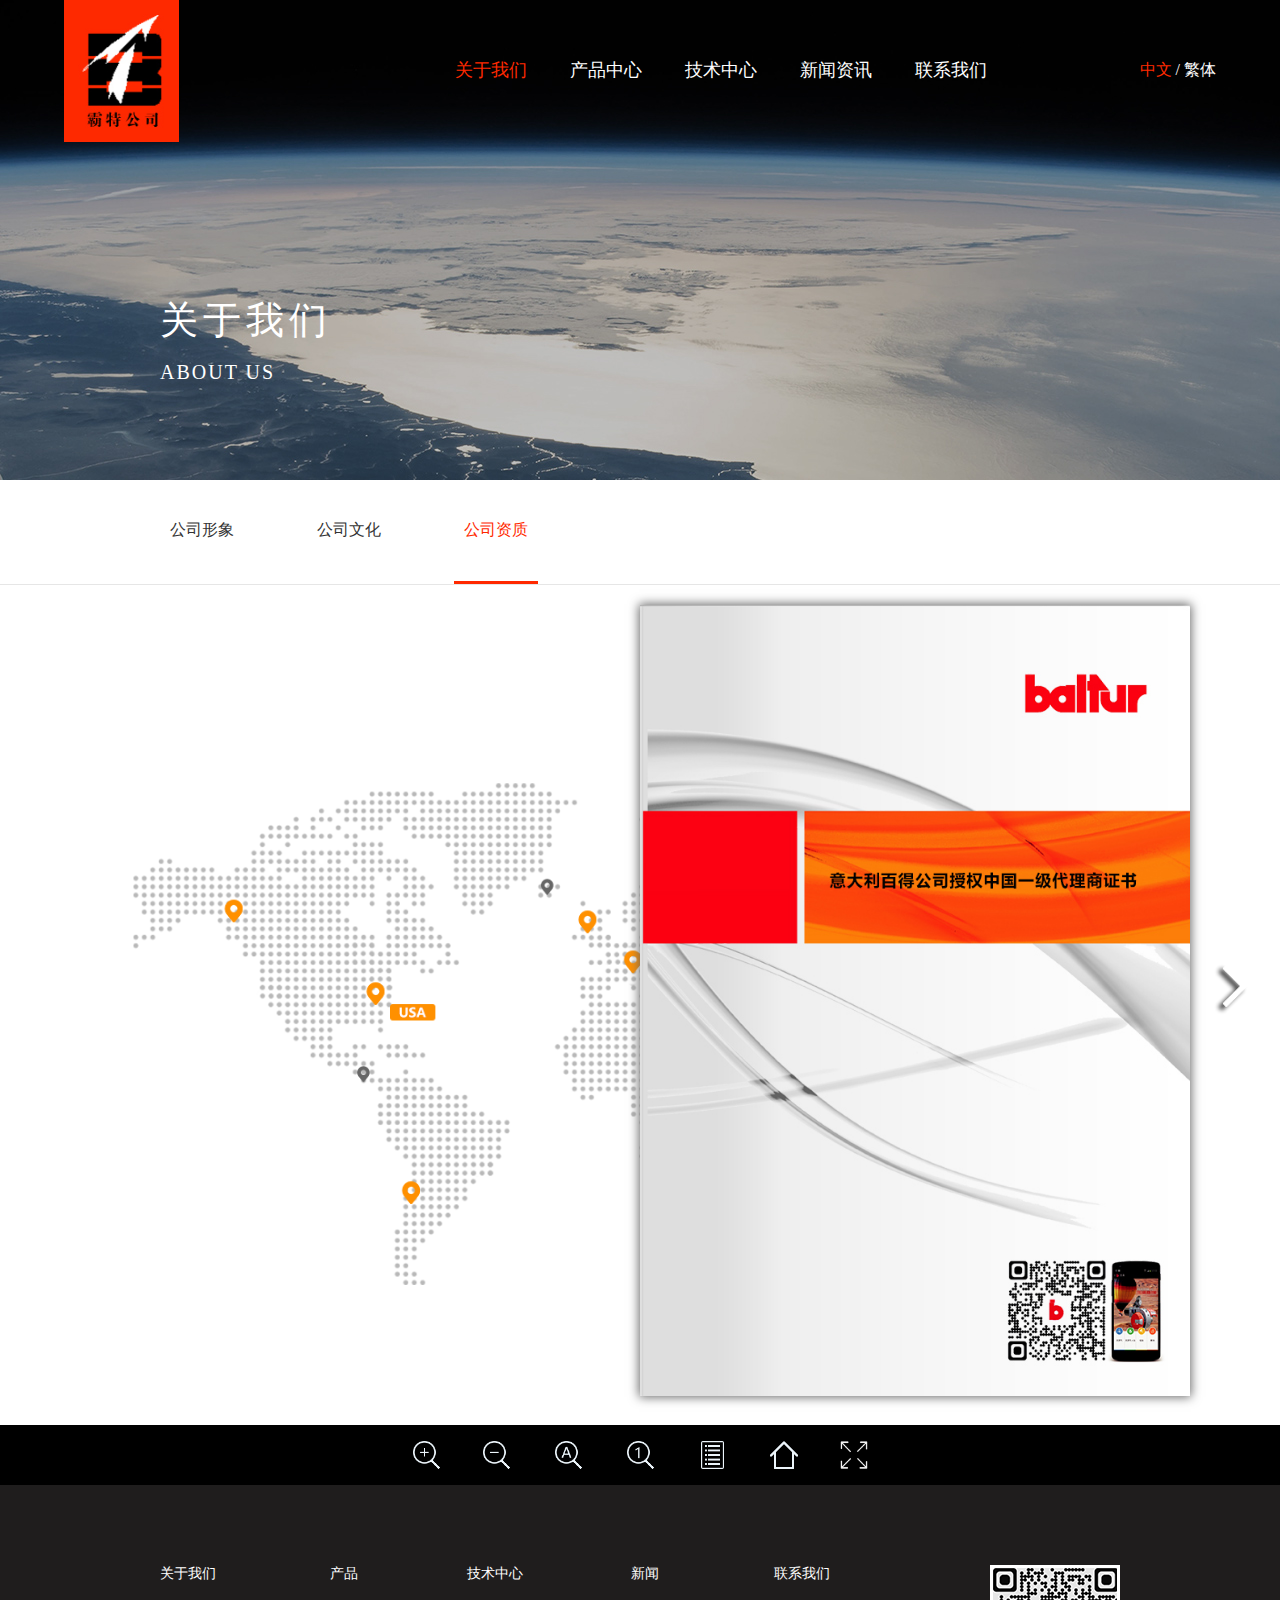
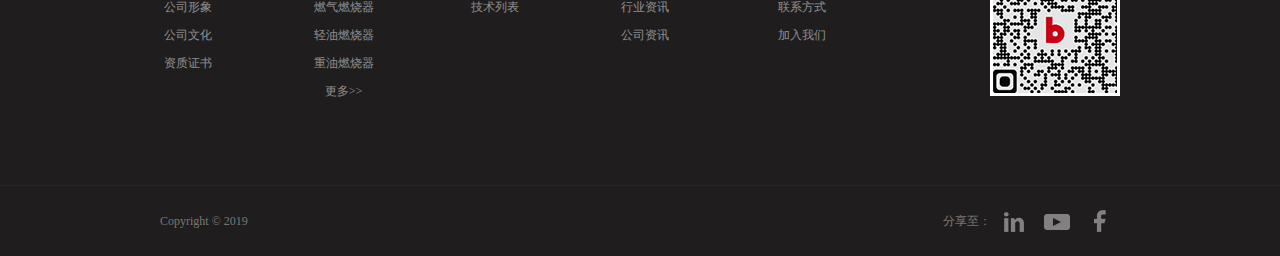
<file: about-qualifications.html>
<!DOCTYPE html>
<html lang="en">
<head>
    <meta charset="UTF-8">
    <meta http-equiv="X-UA-Compatible" content="IE=edge,chrome=1">
    <meta name="viewport" content="width=device-width,initial-scale=1, maximum-scale=1, user-scalable=no">
    <title>霸特</title>
    <!--电子书-->
    <link type="text/css" href="css/style.css" rel="stylesheet">

    <link href="css/common.css" rel="stylesheet" type="text/css">
    <link href="css/layout.css" rel="stylesheet" type="text/css">
    <script src="js/jquery-1.8.3.min.js"></script>
    <script src="js/index.js"></script>

    <!--电子书-->
    <script src="js/turn.js"></script>
    <script src="js/jquery.fullscreen.js"></script>
    <script src="js/jquery.address-1.6.min.js"></script>
    <script src="js/onload.js"></script>
</head>
<body>
<!--头部、banner-->
<header>
    <div class="nav">
        <div class="topcon">
            <div class="navcon clearfix">
                <div class="logo fl"><a href="index.html"><img src="images/logo.jpg"></a> </div>
                <div class="navul fr">
                    <ul>
                        <li class="active"><a href="about-image.html"><span>关于我们</span></a> </li>
                        <li><a href="products-list.html"><span>产品中心</span></a> </li>
                        <li><a href="skill-list.html"><span>技术中心</span></a> </li>
                        <li><a href="news-list.html"><span>新闻资讯</span></a> </li>
                        <li><a href="contact.html"><span>联系我们</span></a> </li>
                        <li class="lan"><p><a href="#" class="active">中文</a> / <a href="#">繁体</a> </p></li>
                    </ul>
                </div>
                <div class="navico"><i></i></div>
                <div class="navul2">
                    <ul>
                        <li class="active"><a href="about-image.html">关于我们</a> </li>
                        <li><a href="products-list.html">产品中心</a> </li>
                        <li><a href="skill-list.html">技术中心</a> </li>
                        <li><a href="news-list.html">新闻资讯</a> </li>
                        <li><a href="contact.html">联系我们</a> </li>
                        <li class="lan"><p><a href="#" class="active">中文</a> / <a href="#">繁体</a> </p></li>
                    </ul>
                </div>
            </div>
        </div>
    </div>
    <div class="banner" style="background-image: url(images/abban.jpg)">
        <div class="container">
            <div class="bantxt">
                <h4>关于我们</h4>
                <p>about us</p>
            </div>
        </div>
    </div>
</header>

<!--二级导航-->
<div class="maincon xb">
    <div class="container">
        <div class="xbnav">
            <a href="about-image.html">公司形象</a>
            <a href="about-culture.html">公司文化</a>
            <a href="about-qualifications.html" class="active">公司资质</a>
        </div>
    </div>
</div>

<div class="maincon">
    <div class="com_book">
        <!-- BEGIN FLIPBOOK STRUCTURE -->
        <div data-template="true" data-cat="book7" id="fb7-ajax"  class="bookfb7">
            <!-- BEGIN HTML BOOK -->
            <div data-current="book7" class="fb7" id="fb7">
                <div class="fb7-bg"></div>
                <!-- preloader -->
                <div class="fb7-preloader">
                    <div id="wBall_1" class="wBall">
                        <div class="wInnerBall">
                        </div>
                    </div>
                    <div id="wBall_2" class="wBall">
                        <div class="wInnerBall">
                        </div>
                    </div>
                    <div id="wBall_3" class="wBall">
                        <div class="wInnerBall">
                        </div>
                    </div>
                    <div id="wBall_4" class="wBall">
                        <div class="wInnerBall">
                        </div>
                    </div>
                    <div id="wBall_5" class="wBall">
                        <div class="wInnerBall">
                        </div>
                    </div>
                </div>
                <!-- background for book -->
                <div class="fb7-bcg-book"></div>
                <!-- BEGIN CONTAINER BOOK -->
                <div id="fb7-container-book">
                    <!-- BEGIN deep linking -->
                    <section id="fb7-deeplinking">
                        <ul>
                            <li data-address="page1" data-page="1"></li>
                            <li data-address="page2-page3" data-page="2"></li>
                            <li data-address="page2-page3" data-page="3"></li>
                            <li data-address="page4-5" data-page="4"></li>
                            <li data-address="page4-5" data-page="5"></li>
                            <li data-address="page6-page7" data-page="6"></li>
                            <li data-address="page6-page7" data-page="7"></li>
                            <li data-address="page8-page9" data-page="8"></li>
                            <li data-address="page8-page9" data-page="9"></li>
                            <li data-address="end" data-page="10"></li>
                        </ul>
                    </section>
                    <!-- END deep linking -->
                    <!-- BEGIN ABOUT -->
                    <section id="fb7-about">
                        <!--<div class="honor">-->
                            <!--<h4>Our honor<span>公司资质</span></h4>-->
                            <!--<p><img src="images/honor.jpg"></p>-->
                        <!--</div>-->
                    </section>
                    <!-- END ABOUT -->
                    <!-- BEGIN PAGES -->
                    <div id="fb7-book">
                        <!-- BEGIN PAGE 1 -->
                        <div style="background-image:url(images/1.jpg)" class="fb7-noshadow">
                            <!-- begin container page book -->
                            <div class="fb7-cont-page-book">
                                <!-- description for page -->
                                <div class="fb7-page-book"></div>
                            </div>
                            <!-- end container page book -->
                        </div>
                        <!-- END PAGE 1 -->
                        <!-- BEGIN PAGE 2 -->
                        <div style="background-image:url(images/2.jpg)" class="fb7-noshadow" >
                            <!-- begin container page book -->
                            <div class="fb7-cont-page-book">
                                <!-- description for page -->
                                <div class="fb7-page-book"></div>
                            </div>
                            <!-- end container page book -->
                        </div>
                        <!-- END PAGE 2 -->
                        <!-- BEGIN PAGE 3 -->
                        <div style="background-image:url(images/3.jpg)" >
                            <!-- begin container page book -->
                            <div class="fb7-cont-page-book">
                                <!-- description for page-->
                                <div class="fb7-page-book"></div>
                                <!-- begin number page  -->
                                <div class="fb7-meta">
                                    <span class="fb7-num">3</span>
                                </div>
                                <!-- end number page  -->
                            </div>
                            <!-- end container page book -->
                        </div>
                        <!-- END PAGE 3 -->
                        <!-- BEGIN PAGE 4-->
                        <div style="background-image:url(images/4.jpg)">
                            <!-- begin container page book -->
                            <div class="fb7-cont-page-book">
                                <!-- description for page -->
                                <div class="fb7-page-book"></div>
                            </div>
                            <!-- end container page book -->
                        </div>
                        <!-- END PAGE 4-->
                        <!-- BEGIN PAGE 4-->
                        <div style="background-image:url(images/4.jpg)">
                            <!-- begin container page book -->
                            <div class="fb7-cont-page-book">
                                <!-- description for page -->
                                <div class="fb7-page-book"></div>
                            </div>
                            <!-- end container page book -->
                        </div>
                        <!-- END PAGE 4-->
                        <!-- BEGIN PAGE 4-->
                        <div style="background-image:url(images/4.jpg)">
                            <!-- begin container page book -->
                            <div class="fb7-cont-page-book">
                                <!-- description for page -->
                                <div class="fb7-page-book"></div>
                            </div>
                            <!-- end container page book -->
                        </div>
                        <!-- END PAGE 4-->
                        <!-- BEGIN PAGE 4-->
                        <div style="background-image:url(images/4.jpg)">
                            <!-- begin container page book -->
                            <div class="fb7-cont-page-book">
                                <!-- description for page -->
                                <div class="fb7-page-book"></div>
                            </div>
                            <!-- end container page book -->
                        </div>
                        <!-- END PAGE 4-->
                        <!-- BEGIN PAGE 4-->
                        <div style="background-image:url(images/4.jpg)">
                            <!-- begin container page book -->
                            <div class="fb7-cont-page-book">
                                <!-- description for page -->
                                <div class="fb7-page-book"></div>
                            </div>
                            <!-- end container page book -->
                        </div>
                        <!-- END PAGE 4-->
                        <!-- BEGIN PAGE 4-->
                        <div style="background-image:url(images/4.jpg)">
                            <!-- begin container page book -->
                            <div class="fb7-cont-page-book">
                                <!-- description for page -->
                                <div class="fb7-page-book"></div>
                            </div>
                            <!-- end container page book -->
                        </div>
                        <!-- END PAGE 4-->
                        <!-- BEGIN PAGE 4-->
                        <div style="background-image:url(images/4.jpg)">
                            <!-- begin container page book -->
                            <div class="fb7-cont-page-book">
                                <!-- description for page -->
                                <div class="fb7-page-book"></div>
                            </div>
                            <!-- end container page book -->
                        </div>
                        <!-- END PAGE 4-->

                    </div>
                    <!-- END PAGES -->
                    <!-- arrows -->
                    <a class="fb7-nav-arrow prev"></a>
                    <a class="fb7-nav-arrow next"></a>
                    <!-- shadow -->
                    <div class="fb7-shadow"></div>
                </div>
                <!-- END CONTAINER BOOK -->
                <!-- BEGIN FOOTER -->
                <div id="fb7-footer">
                    <div class="fb7-bcg-tools"></div>
                    <div class="fb7-menu" id="fb7-center">
                        <ul class="clearfix">
                            <!-- icon_zoom_in -->
                            <li>
                                <a title="Zoom In" class="fb7-zoom-in"></a>
                            </li>
                            <!-- icon_zoom_out -->
                            <li>
                                <a title="Zoom Out" class="fb7-zoom-out"></a>
                            </li>
                            <!-- icon_zoom_auto -->
                            <li>
                                <a title="Zoom Auto" class="fb7-zoom-auto"></a>
                            </li>
                            <!-- icon_zoom_original -->
                            <li>
                                <a title="Zoom Original (Scale 1:1)" class="fb7-zoom-original"></a>
                            </li>
                            <!-- icon_allpages -->
                            <li>
                                <a title="Show All Pages " class="fb7-show-all"></a>
                            </li>
                            <!-- icon_home -->
                            <li>
                                <a title="Show Home Page" class="fb7-home"></a>
                            </li>
                            <!-- icon fullscreen -->
                            <li>
                                <a title="Full / Normal Screen" class="fb7-fullscreen"></a>
                            </li>
                        </ul>
                    </div>
                    <div class="fb7-menu" id="fb7-right">
                        <ul>
                            <!-- icon page manager -->
                            <li class="fb7-goto">
                                <label for="fb7-page-number" id="fb7-label-page-number"></label>
                                <input type="text" id="fb7-page-number">
                                <button type="button">Go</button>
                            </li>
                        </ul>
                    </div>
                </div>
                <!-- END FOOTER -->
                <!-- BEGIN THUMBS -->
                <div id="fb7-all-pages" class="fb7-overlay">
                    <section class="fb7-container-pages">
                        <div id="fb7-menu-holder">
                            <ul id="fb7-slider">
                                <!-- PAGE 1 - THUMB -->
                                <li class="1">
                                    <img alt="" src="images/1_.jpg">
                                </li>
                                <!-- PAGE 2 - THUMB -->
                                <li class="2">
                                    <img alt="" src="images/2_.jpg">
                                </li>
                                <!-- PAGE 3 - THUMB -->
                                <li class="3">
                                    <img alt="" src="images/3_.jpg">
                                </li>
                                <!-- PAGE 4-5 - THUMB -->
                                <li class="4">
                                    <img alt="" src="images/4_.jpg">
                                </li>
                                <li class="5">
                                    <img alt="" src="images/4_.jpg">
                                </li>
                                <li class="6">
                                    <img alt="" src="images/4_.jpg">
                                </li>
                                <li class="7">
                                    <img alt="" src="images/4_.jpg">
                                </li>
                                <li class="8">
                                    <img alt="" src="images/4_.jpg">
                                </li>
                                <li class="9">
                                    <img alt="" src="images/4_.jpg">
                                </li>
                                <li class="10">
                                    <img alt="" src="images/4_.jpg">
                                </li>
                            </ul>
                        </div>
                    </section>
                </div>
                <!-- END THUMBS -->
            </div>
            <!-- END HTML BOOK -->
        </div>
        <!-- END FLIPBOOK STRUCTURE -->
    </div>

</div>



<!--尾部-->
<footer>
    <div class="foot pd">
        <div class="container clearfix">
            <div class="fleft">
                <ul>
                    <li>
                        <dl>
                            <dt>关于我们</dt>
                            <dd>
                                <p><a href="about-image.html">公司形象</a> </p>
                                <p><a href="about-culture.html">公司文化</a> </p>
                                <p><a href="about-qualifications.html">资质证书</a> </p>
                            </dd>
                        </dl>
                    </li>
                    <li>
                        <dl>
                            <dt>产品</dt>
                            <dd>
                                <p><a href="products-detail.html">燃气燃烧器</a> </p>
                                <p><a href="products-detail.html">轻油燃烧器</a> </p>
                                <p><a href="products-detail.html">重油燃烧器</a> </p>
                                <p><a href="products-list.html">更多>></a> </p>
                            </dd>
                        </dl>
                    </li>
                    <li>
                        <dl>
                            <dt>技术中心</dt>
                            <dd>
                                <p><a href="skill-list.html">技术列表</a> </p>
                            </dd>
                        </dl>
                    </li>
                    <li>
                        <dl>
                            <dt>新闻</dt>
                            <dd>
                                <p><a href="news-list.html">行业资讯</a> </p>
                                <p><a href="news-list.html">公司资讯</a> </p>
                            </dd>
                        </dl>
                    </li>
                    <li>
                        <dl>
                            <dt>联系我们</dt>
                            <dd>
                                <p><a href="contact.html">联系方式</a> </p>
                                <p><a href="contact-join.html">加入我们</a> </p>
                            </dd>
                        </dl>
                    </li>
                </ul>
            </div>
            <div class="code"><img src="images/icon/code.png"></div>
        </div>
    </div>
    <div class="copyright">
        <div class="container">
            <div class="c_txt clearfix">
                <span>
                    <em>分享至：</em>
                    <a href="#" style="background-image: url(images/icon/in.png)"></a>
                    <a href="#" style="background-image: url(images/icon/youtube.png)"></a>
                    <a href="#" style="background-image: url(images/icon/facebook.png)"></a>
                </span>
                <p>Copyright © 2019</p>
            </div>
        </div>
    </div>
</footer>


<!--电子书-->
<script>
    jQuery('#fb7-ajax').data('config',
            {
                "page_width":"640",
                "page_height":"920",
                "go_to_page":"Page",
                "gotopage_width":"45",
                "zoom_double_click":"1",
                "zoom_step":"0.06",
                "tooltip_visible":"true",
                "toolbar_visible":"true",
                "deeplinking_enabled":"true",
                "double_click_enabled":"true",
                "rtl":"false"
            })
</script>
</body>
</html>
</file>
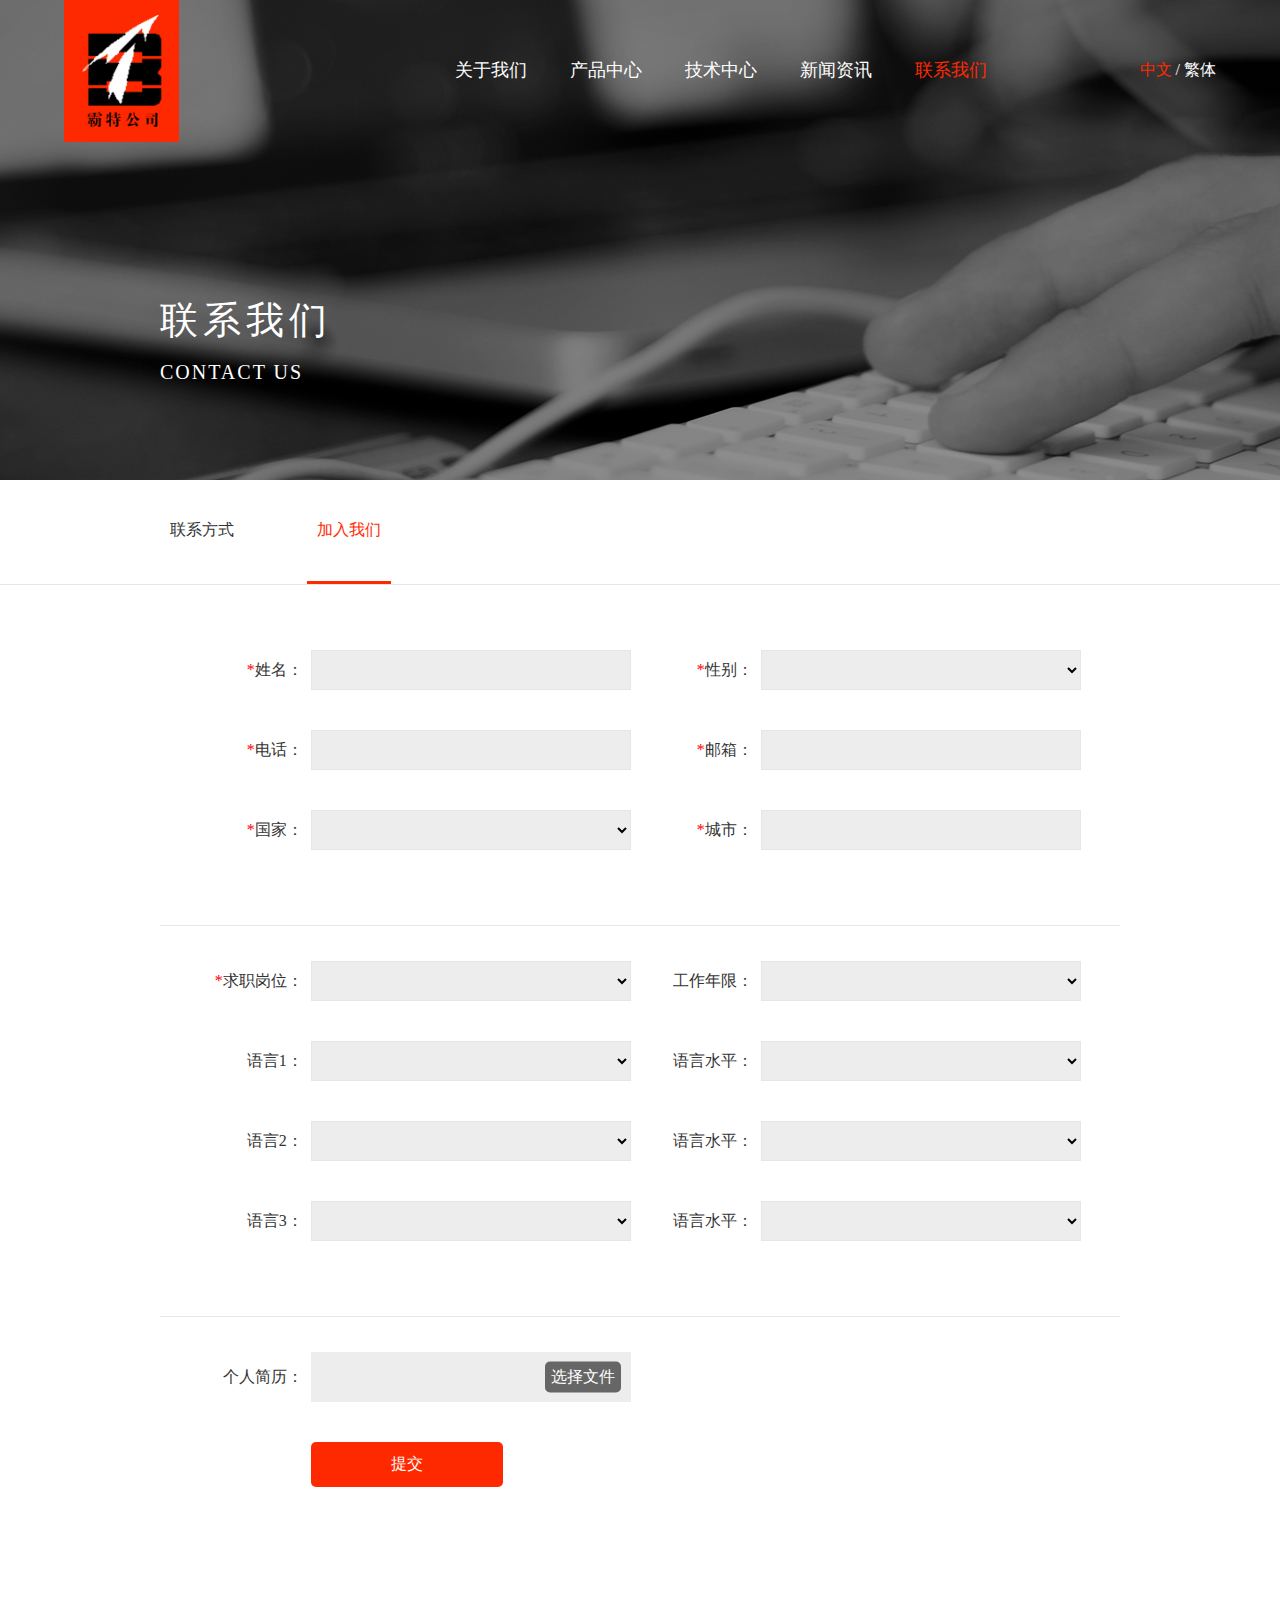
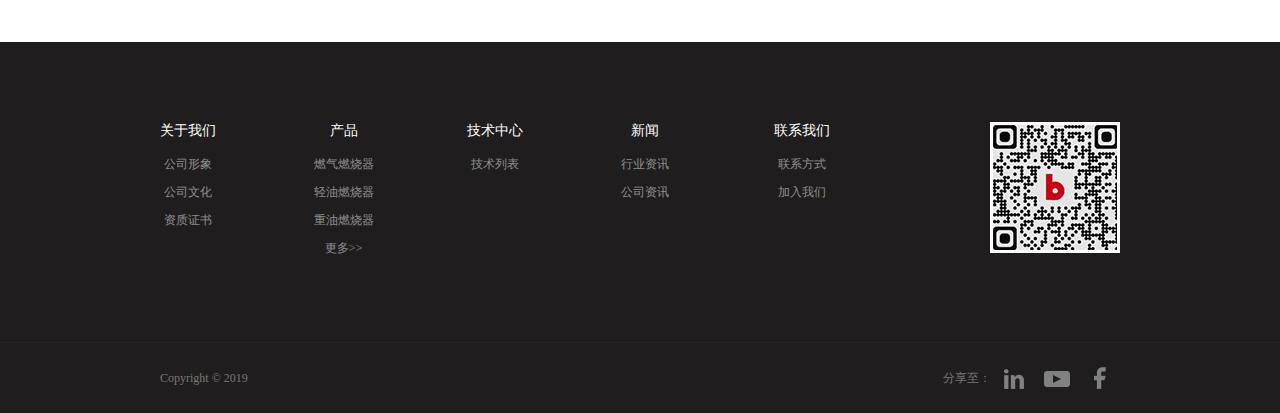
<file: contact-join.html>
<!DOCTYPE html>
<html lang="en">
<head>
    <meta charset="UTF-8">
    <meta http-equiv="X-UA-Compatible" content="IE=edge,chrome=1">
    <meta name="viewport" content="width=device-width,initial-scale=1, maximum-scale=1, user-scalable=no">
    <title>霸特</title>
    <link href="css/common.css" rel="stylesheet" type="text/css">
    <link href="css/layout.css" rel="stylesheet" type="text/css">
    <script src="js/jquery-1.8.3.min.js"></script>
    <script src="js/index.js"></script>
</head>
<body>
<!--头部、banner-->
<header>
    <div class="nav">
        <div class="topcon">
            <div class="navcon clearfix">
                <div class="logo fl"><a href="index.html"><img src="images/logo.jpg"></a> </div>
                <div class="navul fr">
                    <ul>
                        <li><a href="about-image.html"><span>关于我们</span></a> </li>
                        <li><a href="products-list.html"><span>产品中心</span></a> </li>
                        <li><a href="skill-list.html"><span>技术中心</span></a> </li>
                        <li><a href="news-list.html"><span>新闻资讯</span></a> </li>
                        <li class="active"><a href="contact.html"><span>联系我们</span></a> </li>
                        <li class="lan"><p><a href="#" class="active">中文</a> / <a href="#">繁体</a> </p></li>
                    </ul>
                </div>
                <div class="navico"><i></i></div>
                <div class="navul2">
                    <ul>
                        <li><a href="about-image.html">关于我们</a> </li>
                        <li><a href="products-list.html">产品中心</a> </li>
                        <li><a href="skill-list.html">技术中心</a> </li>
                        <li><a href="news-list.html">新闻资讯</a> </li>
                        <li class="active"><a href="contact.html">联系我们</a> </li>
                        <li class="lan"><p><a href="#" class="active">中文</a> / <a href="#">繁体</a> </p></li>
                    </ul>
                </div>
            </div>
        </div>
    </div>
    <div class="banner" style="background-image: url(images/newsban.jpg)">
        <div class="container">
            <div class="bantxt">
                <h4>联系我们</h4>
                <p>contact us</p>
            </div>
        </div>
    </div>
</header>

<!--二级导航-->
<div class="maincon xb">
    <div class="container">
        <div class="xbnav">
            <a href="contact.html" >联系方式</a>
            <a href="contact-join.html" class="active">加入我们</a>
        </div>
    </div>
</div>

<div class="maincon pd join">
    <div class="container">
        <div class="ctcon">
            <div class="ct_cell">
                <ul class="clearfix">
                    <li>
                        <span><i>*</i>姓名：</span>
                        <p><input type="text"></p>
                    </li>
                    <li>
                        <span><i>*</i>性别：</span>
                        <p>
                            <select>
                                <option></option>
                                <option>男</option>
                                <option>女</option>
                            </select>
                        </p>
                    </li>
                    <li>
                        <span><i>*</i>电话：</span>
                        <p><input type="text"></p>
                    </li>
                    <li>
                        <span><i>*</i>邮箱：</span>
                        <p><input type="text"></p>
                    </li>
                    <li>
                        <span><i>*</i>国家：</span>
                        <p>
                            <select>
                                <option></option>
                                <option>中国</option>
                            </select>
                        </p>
                    </li>
                    <li>
                        <span><i>*</i>城市：</span>
                        <p><input type="text"></p>
                    </li>
                </ul>
            </div>
            <div class="ct_cell">
                <ul class="clearfix">
                    <li>
                        <span><i>*</i>求职岗位：</span>
                        <p>
                            <select>
                                <option></option>
                            </select>
                        </p>
                    </li>
                    <li>
                        <span>工作年限：</span>
                        <p>
                            <select>
                                <option></option>
                                <option>1年</option>
                                <option>2年</option>
                            </select>
                        </p>
                    </li>
                    <li>
                        <span>语言1：</span>
                        <p>
                            <select>
                                <option></option>
                                <option>英语</option>
                            </select>
                        </p>
                    </li>
                    <li>
                        <span>语言水平：</span>
                        <p>
                            <select>
                                <option></option>
                                <option>四级</option>
                            </select>
                        </p>
                    </li>
                    <li>
                        <span>语言2：</span>
                        <p>
                            <select>
                                <option></option>
                                <option>英语</option>
                            </select>
                        </p>
                    </li>
                    <li>
                        <span>语言水平：</span>
                        <p>
                            <select>
                                <option></option>
                                <option>四级</option>
                            </select>
                        </p>
                    </li>
                    <li>
                        <span>语言3：</span>
                        <p>
                            <select>
                                <option></option>
                                <option>英语</option>
                            </select>
                        </p>
                    </li>
                    <li>
                        <span>语言水平：</span>
                        <p>
                            <select>
                                <option></option>
                                <option>四级</option>
                            </select>
                        </p>
                    </li>
                </ul>
            </div>
            <div class="ct_cell resume">
                <ul class="clearfix">
                    <li>
                        <span>个人简历：</span>
                        <div class="retxt">
                           <div class="remes">
                               <span class="show"></span>
                               <a href="#" class="choose">选择文件</a>
                               <input type="file" id="upload">
                           </div>
                            <a href="#" class="setbtn">提交</a>
                        </div>

                    </li>
                </ul>
            </div>
        </div>
    </div>
</div>






<!--尾部-->
<footer>
    <div class="foot pd">
        <div class="container clearfix">
            <div class="fleft">
                <ul>
                    <li>
                        <dl>
                            <dt>关于我们</dt>
                            <dd>
                                <p><a href="about-image.html">公司形象</a> </p>
                                <p><a href="about-culture.html">公司文化</a> </p>
                                <p><a href="about-qualifications.html">资质证书</a> </p>
                            </dd>
                        </dl>
                    </li>
                    <li>
                        <dl>
                            <dt>产品</dt>
                            <dd>
                                <p><a href="products-detail.html">燃气燃烧器</a> </p>
                                <p><a href="products-detail.html">轻油燃烧器</a> </p>
                                <p><a href="products-detail.html">重油燃烧器</a> </p>
                                <p><a href="products-list.html">更多>></a> </p>
                            </dd>
                        </dl>
                    </li>
                    <li>
                        <dl>
                            <dt>技术中心</dt>
                            <dd>
                                <p><a href="skill-list.html">技术列表</a> </p>
                            </dd>
                        </dl>
                    </li>
                    <li>
                        <dl>
                            <dt>新闻</dt>
                            <dd>
                                <p><a href="news-list.html">行业资讯</a> </p>
                                <p><a href="news-list.html">公司资讯</a> </p>
                            </dd>
                        </dl>
                    </li>
                    <li>
                        <dl>
                            <dt>联系我们</dt>
                            <dd>
                                <p><a href="contact.html">联系方式</a> </p>
                                <p><a href="contact-join.html">加入我们</a> </p>
                            </dd>
                        </dl>
                    </li>
                </ul>
            </div>
            <div class="code"><img src="images/icon/code.png"></div>
        </div>
    </div>
    <div class="copyright">
        <div class="container">
            <div class="c_txt clearfix">
                <span>
                    <em>分享至：</em>
                    <a href="#" style="background-image: url(images/icon/in.png)"></a>
                    <a href="#" style="background-image: url(images/icon/youtube.png)"></a>
                    <a href="#" style="background-image: url(images/icon/facebook.png)"></a>
                </span>
                <p>Copyright © 2019</p>
            </div>
        </div>
    </div>
</footer>

<script>
    $("#upload").change(function()
    {
        var arrs=$(this).val().split('\\');
        var filename=arrs[arrs.length-1];
        $(".show").html(filename);
    });
</script>

</body>
</html>
</file>
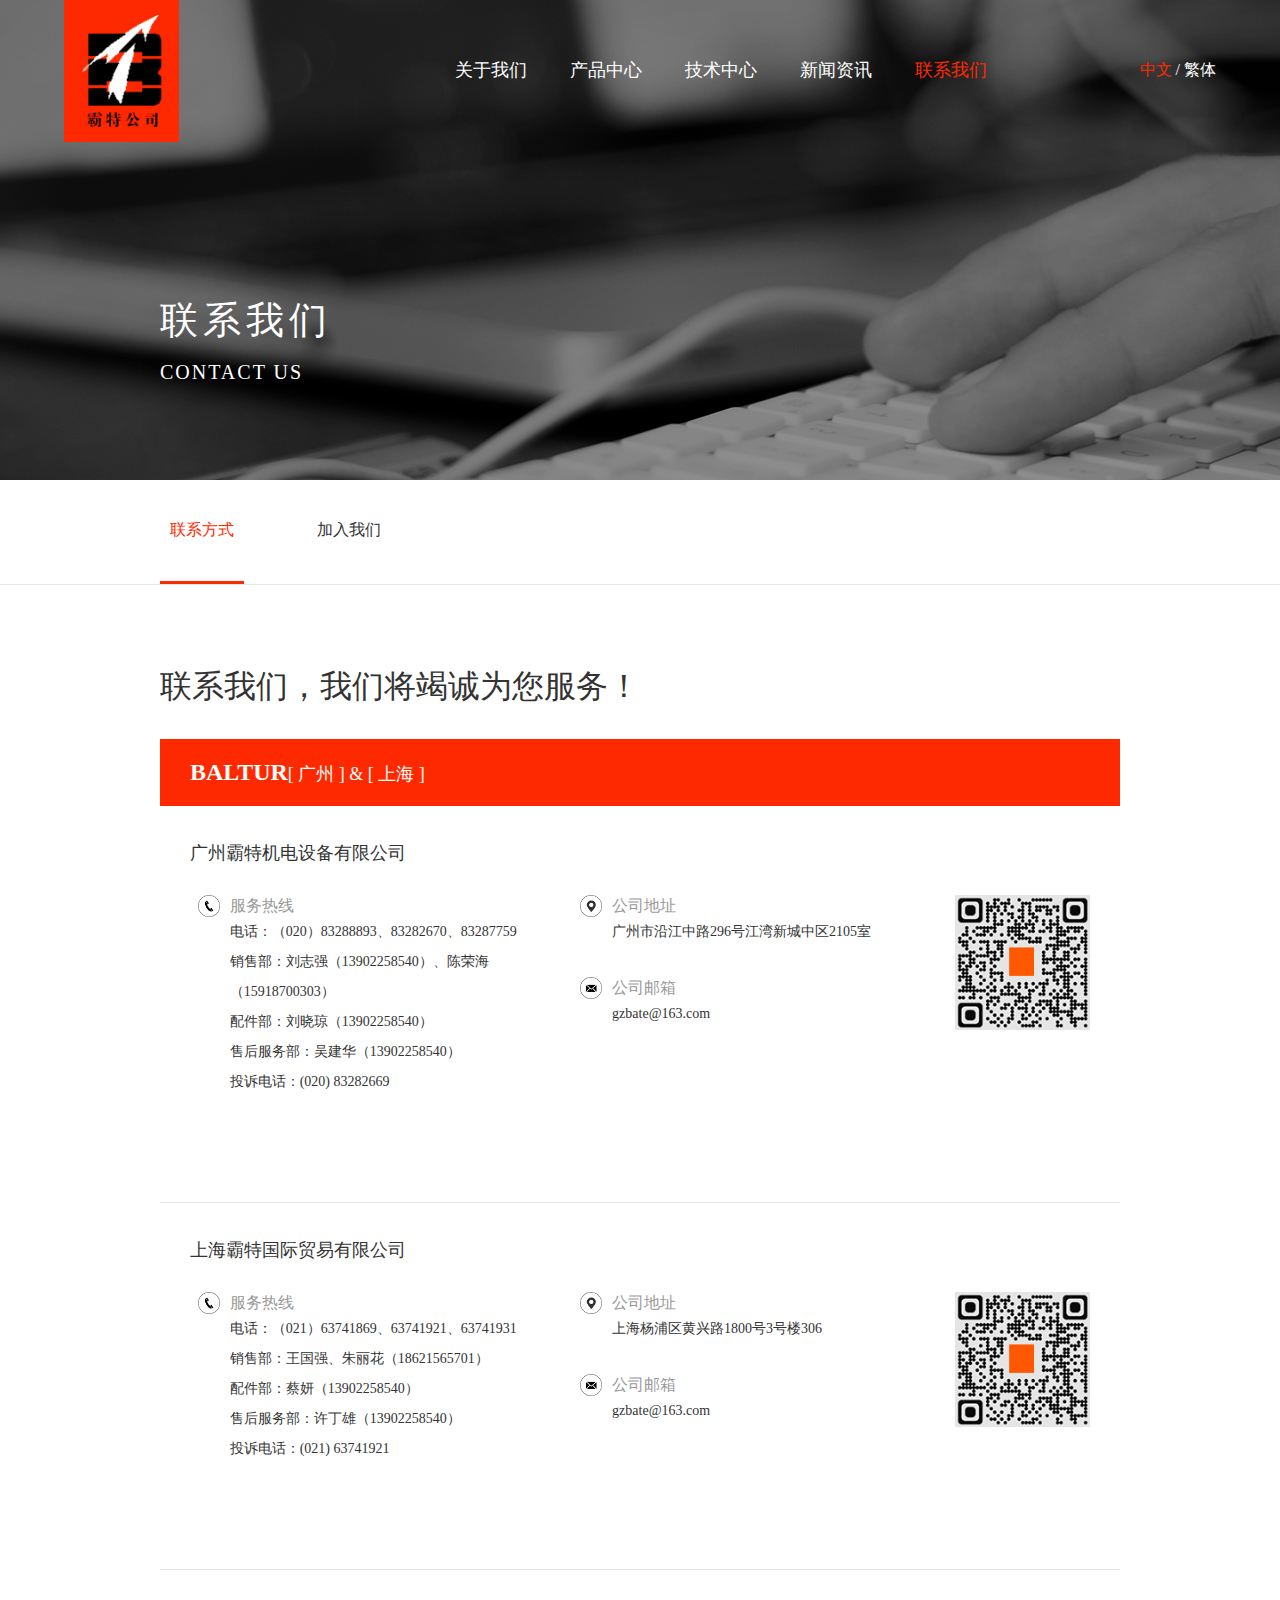
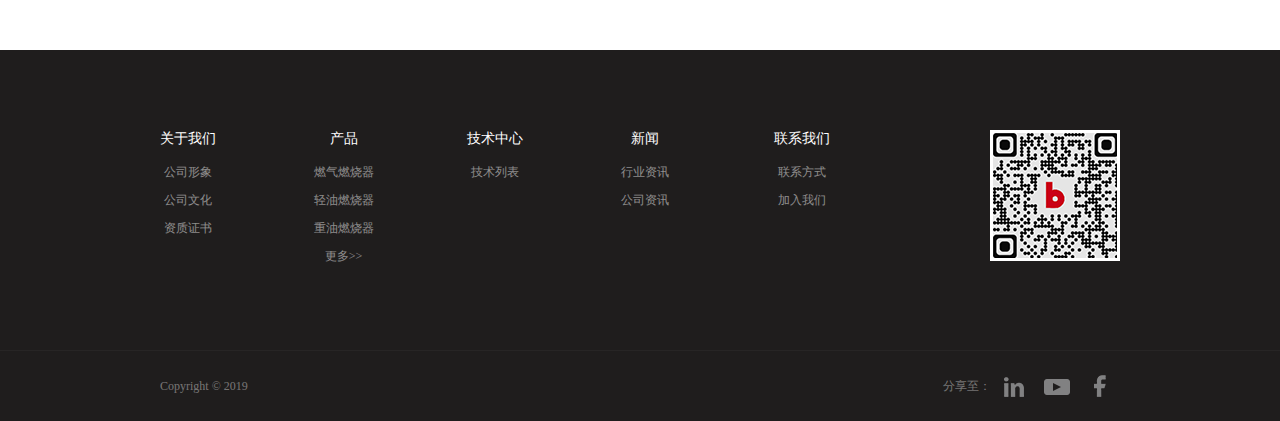
<file: contact.html>
<!DOCTYPE html>
<html lang="en">
<head>
    <meta charset="UTF-8">
    <meta http-equiv="X-UA-Compatible" content="IE=edge,chrome=1">
    <meta name="viewport" content="width=device-width,initial-scale=1, maximum-scale=1, user-scalable=no">
    <title>霸特</title>
    <link href="css/common.css" rel="stylesheet" type="text/css">
    <link href="css/layout.css" rel="stylesheet" type="text/css">
    <script src="js/jquery-1.8.3.min.js"></script>
    <script src="js/index.js"></script>
</head>
<body>
<!--头部、banner-->
<header>
    <div class="nav">
        <div class="topcon">
            <div class="navcon clearfix">
                <div class="logo fl"><a href="index.html"><img src="images/logo.jpg"></a> </div>
                <div class="navul fr">
                    <ul>
                        <li><a href="about-image.html"><span>关于我们</span></a> </li>
                        <li><a href="products-list.html"><span>产品中心</span></a> </li>
                        <li><a href="skill-list.html"><span>技术中心</span></a> </li>
                        <li><a href="news-list.html"><span>新闻资讯</span></a> </li>
                        <li class="active"><a href="contact.html"><span>联系我们</span></a> </li>
                        <li class="lan"><p><a href="#" class="active">中文</a> / <a href="#">繁体</a> </p></li>
                    </ul>
                </div>
                <div class="navico"><i></i></div>
                <div class="navul2">
                    <ul>
                        <li><a href="about-image.html">关于我们</a> </li>
                        <li><a href="products-list.html">产品中心</a> </li>
                        <li><a href="skill-list.html">技术中心</a> </li>
                        <li><a href="news-list.html">新闻资讯</a> </li>
                        <li class="active"><a href="contact.html">联系我们</a> </li>
                        <li class="lan"><p><a href="#" class="active">中文</a> / <a href="#">繁体</a> </p></li>
                    </ul>
                </div>
            </div>
        </div>
    </div>
    <div class="banner" style="background-image: url(images/newsban.jpg)">
        <div class="container">
            <div class="bantxt">
                <h4>联系我们</h4>
                <p>contact us</p>
            </div>
        </div>
    </div>
</header>

<!--二级导航-->
<div class="maincon xb">
    <div class="container">
        <div class="xbnav">
            <a href="contact.html" class="active">联系方式</a>
            <a href="contact-join.html">加入我们</a>
        </div>
    </div>
</div>

<div class="maincon pd">
    <div class="container">
        <div class="ct_til">
            <h4>联系我们，我们将竭诚为您服务！</h4>
            <p><b>baltur</b>[ 广州 ] & [ 上海 ]</p>
        </div>
        <div class="ctcon">
            <div class="ct_cell">
                <h4>广州霸特机电设备有限公司</h4>
                <div class="ctmes clearfix">
                    <div class="ctleft">
                        <ul class="clearfix">
                            <li>
                                <div class="mes">
                                    <h5><i style="background-image: url(images/icon/phone.png)"></i><span>服务热线</span></h5>
                                    <div class="mes_p">
                                        <p>电话：（020）83288893、83282670、83287759</p>
                                        <p>销售部：刘志强（13902258540）、陈荣海（15918700303）</p>
                                        <p>配件部：刘晓琼（13902258540）</p>
                                        <p>售后服务部：吴建华（13902258540）</p>
                                        <p>投诉电话：(020) 83282669</p>
                                    </div>
                                </div>
                            </li>
                            <li>
                                <div class="mes">
                                    <h5><i style="background-image: url(images/icon/local.png)"></i><span>公司地址</span></h5>
                                    <div class="mes_p">
                                        <p>广州市沿江中路296号江湾新城中区2105室</p>
                                    </div>
                                </div>
                                <div class="mes">
                                    <h5><i style="background-image: url(images/icon/email.png)"></i><span>公司邮箱</span></h5>
                                    <div class="mes_p">
                                        <p>gzbate@163.com </p>
                                    </div>
                                </div>
                            </li>
                        </ul>
                    </div>
                    <div class="ctright"><img src="images/contactcode.jpg"></div>
                </div>
            </div>
            <div class="ct_cell">
                <h4>上海霸特国际贸易有限公司</h4>
                <div class="ctmes clearfix">
                    <div class="ctleft">
                        <ul class="clearfix">
                            <li>
                                <div class="mes">
                                    <h5><i style="background-image: url(images/icon/phone.png)"></i><span>服务热线</span></h5>
                                    <div class="mes_p">
                                        <p>电话：（021）63741869、63741921、63741931</p>
                                        <p>销售部：王国强、朱丽花（18621565701）</p>
                                        <p>配件部：蔡妍（13902258540）</p>
                                        <p>售后服务部：许丁雄（13902258540）</p>
                                        <p>投诉电话：(021) 63741921</p>
                                    </div>
                                </div>
                            </li>
                            <li>
                                <div class="mes">
                                    <h5><i style="background-image: url(images/icon/local.png)"></i><span>公司地址</span></h5>
                                    <div class="mes_p">
                                        <p>上海杨浦区黄兴路1800号3号楼306 </p>
                                    </div>
                                </div>
                                <div class="mes">
                                    <h5><i style="background-image: url(images/icon/email.png)"></i><span>公司邮箱</span></h5>
                                    <div class="mes_p">
                                        <p>gzbate@163.com </p>
                                    </div>
                                </div>
                            </li>
                        </ul>
                    </div>
                    <div class="ctright"><img src="images/contactcode.jpg"></div>
                </div>
            </div>
        </div>
    </div>
</div>






<!--尾部-->
<footer>
    <div class="foot pd">
        <div class="container clearfix">
            <div class="fleft">
                <ul>
                    <li>
                        <dl>
                            <dt>关于我们</dt>
                            <dd>
                                <p><a href="about-image.html">公司形象</a> </p>
                                <p><a href="about-culture.html">公司文化</a> </p>
                                <p><a href="about-qualifications.html">资质证书</a> </p>
                            </dd>
                        </dl>
                    </li>
                    <li>
                        <dl>
                            <dt>产品</dt>
                            <dd>
                                <p><a href="products-detail.html">燃气燃烧器</a> </p>
                                <p><a href="products-detail.html">轻油燃烧器</a> </p>
                                <p><a href="products-detail.html">重油燃烧器</a> </p>
                                <p><a href="products-list.html">更多>></a> </p>
                            </dd>
                        </dl>
                    </li>
                    <li>
                        <dl>
                            <dt>技术中心</dt>
                            <dd>
                                <p><a href="skill-list.html">技术列表</a> </p>
                            </dd>
                        </dl>
                    </li>
                    <li>
                        <dl>
                            <dt>新闻</dt>
                            <dd>
                                <p><a href="news-list.html">行业资讯</a> </p>
                                <p><a href="news-list.html">公司资讯</a> </p>
                            </dd>
                        </dl>
                    </li>
                    <li>
                        <dl>
                            <dt>联系我们</dt>
                            <dd>
                                <p><a href="contact.html">联系方式</a> </p>
                                <p><a href="contact-join.html">加入我们</a> </p>
                            </dd>
                        </dl>
                    </li>
                </ul>
            </div>
            <div class="code"><img src="images/icon/code.png"></div>
        </div>
    </div>
    <div class="copyright">
        <div class="container">
            <div class="c_txt clearfix">
                <span>
                    <em>分享至：</em>
                    <a href="#" style="background-image: url(images/icon/in.png)"></a>
                    <a href="#" style="background-image: url(images/icon/youtube.png)"></a>
                    <a href="#" style="background-image: url(images/icon/facebook.png)"></a>
                </span>
                <p>Copyright © 2019</p>
            </div>
        </div>
    </div>
</footer>

</body>
</html>
</file>
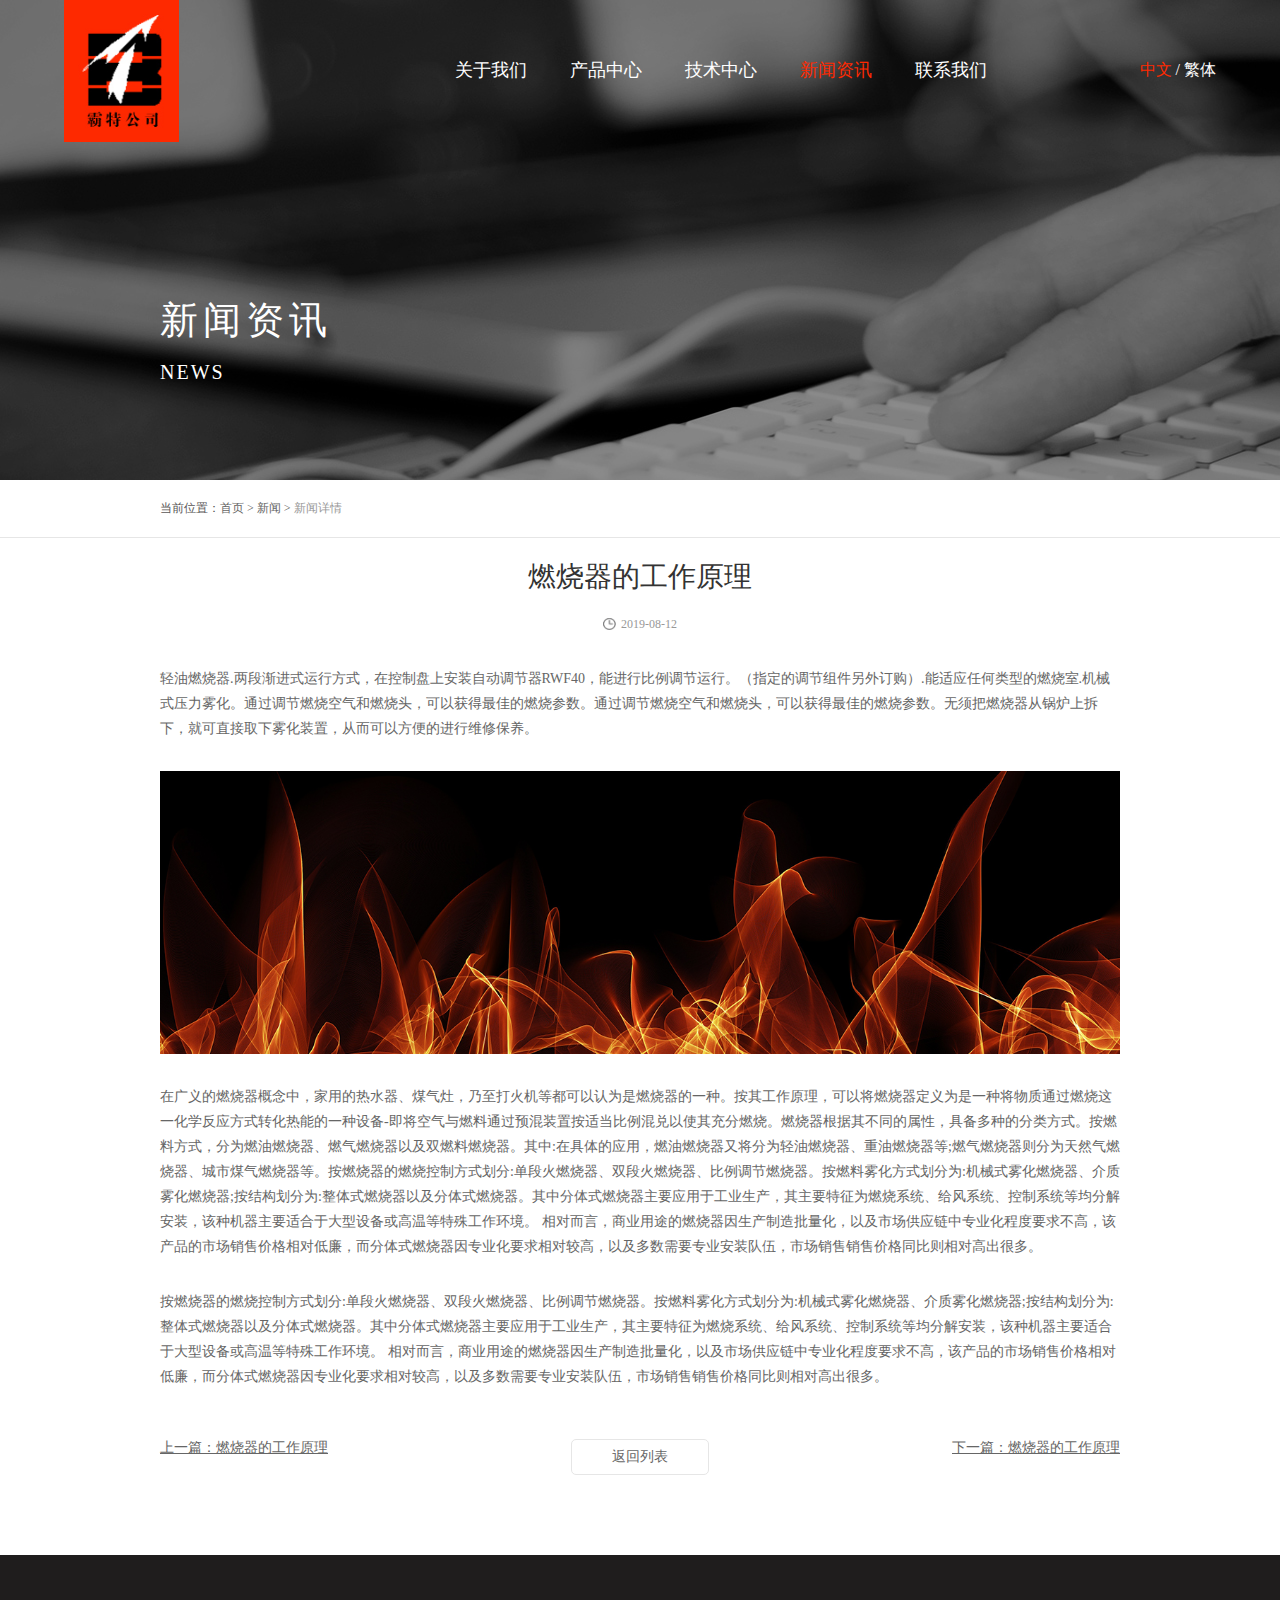
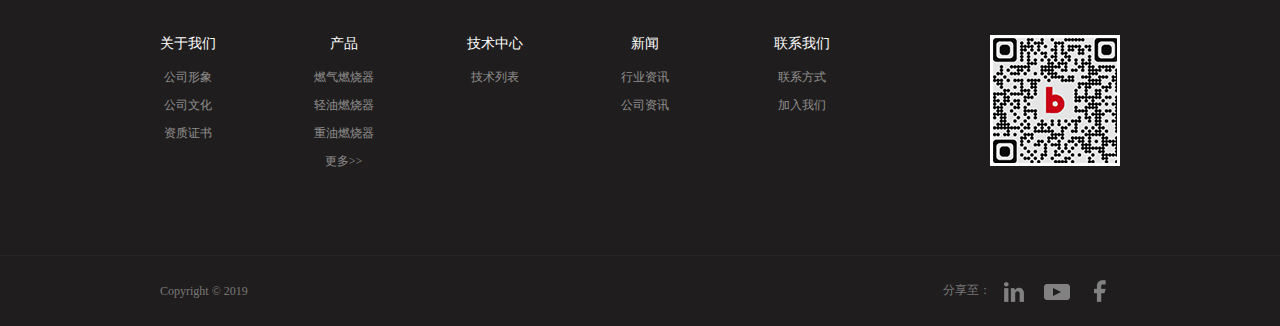
<file: news-detail.html>
<!DOCTYPE html>
<html lang="en">
<head>
    <meta charset="UTF-8">
    <meta http-equiv="X-UA-Compatible" content="IE=edge,chrome=1">
    <meta name="viewport" content="width=device-width,initial-scale=1, maximum-scale=1, user-scalable=no">
    <title>霸特</title>
    <link href="css/common.css" rel="stylesheet" type="text/css">
    <link href="css/layout.css" rel="stylesheet" type="text/css">
    <script src="js/jquery-1.8.3.min.js"></script>
    <script src="js/index.js"></script>
</head>
<body>
<!--头部、banner-->
<header>
    <div class="nav">
        <div class="topcon">
            <div class="navcon clearfix">
                <div class="logo fl"><a href="index.html"><img src="images/logo.jpg"></a> </div>
                <div class="navul fr">
                    <ul>
                        <li><a href="about-image.html"><span>关于我们</span></a> </li>
                        <li><a href="products-list.html"><span>产品中心</span></a> </li>
                        <li><a href="skill-list.html"><span>技术中心</span></a> </li>
                        <li class="active"><a href="news-list.html"><span>新闻资讯</span></a> </li>
                        <li><a href="contact.html"><span>联系我们</span></a> </li>
                        <li class="lan"><p><a href="#" class="active">中文</a> / <a href="#">繁体</a> </p></li>
                    </ul>
                </div>
                <div class="navico"><i></i></div>
                <div class="navul2">
                    <ul>
                        <li><a href="about-image.html">关于我们</a> </li>
                        <li><a href="products-list.html">产品中心</a> </li>
                        <li><a href="skill-list.html">技术中心</a> </li>
                        <li class="active"><a href="news-list.html">新闻资讯</a> </li>
                        <li><a href="contact.html">联系我们</a> </li>
                        <li class="lan"><p><a href="#" class="active">中文</a> / <a href="#">繁体</a> </p></li>
                    </ul>
                </div>
            </div>
        </div>
    </div>
    <div class="banner" style="background-image: url(images/newsban.jpg)">
        <div class="container">
            <div class="bantxt">
                <h4>新闻资讯</h4>
                <p>news</p>
            </div>
        </div>
    </div>
</header>

<!--位置-->
<div class="maincon local">
    <div class="container">
        <p>当前位置：<a href="index.html">首页</a> > <a href="news-list.html">新闻</a> > <span>新闻详情</span> </p>
    </div>
</div>

<div class="maincon pd news">
    <div class="container">
        <div class="news_txt">
            <h4>燃烧器的工作原理<span class="date"><i></i><b>2019-08-12</b></span></h4>
            <div class="txtcon">
                <p>轻油燃烧器.两段渐进式运行方式，在控制盘上安装自动调节器RWF40，能进行比例调节运行。（指定的调节组件另外订购）.能适应任何类型的燃烧室.机械式压力雾化。通过调节燃烧空气和燃烧头，可以获得最佳的燃烧参数。通过调节燃烧空气和燃烧头，可以获得最佳的燃烧参数。无须把燃烧器从锅炉上拆下，就可直接取下雾化装置，从而可以方便的进行维修保养。</p>
                <br>
                <br>
                <img src="images/newspic_07.jpg">
                <br>
                <br>
                <p>在广义的燃烧器概念中，家用的热水器、煤气灶，乃至打火机等都可以认为是燃烧器的一种。按其工作原理，可以将燃烧器定义为是一种将物质通过燃烧这一化学反应方式转化热能的一种设备-即将空气与燃料通过预混装置按适当比例混兑以使其充分燃烧。燃烧器根据其不同的属性，具备多种的分类方式。按燃料方式，分为燃油燃烧器、燃气燃烧器以及双燃料燃烧器。其中:在具体的应用，燃油燃烧器又将分为轻油燃烧器、重油燃烧器等;燃气燃烧器则分为天然气燃烧器、城市煤气燃烧器等。按燃烧器的燃烧控制方式划分:单段火燃烧器、双段火燃烧器、比例调节燃烧器。按燃料雾化方式划分为:机械式雾化燃烧器、介质雾化燃烧器;按结构划分为:整体式燃烧器以及分体式燃烧器。其中分体式燃烧器主要应用于工业生产，其主要特征为燃烧系统、给风系统、控制系统等均分解安装，该种机器主要适合于大型设备或高温等特殊工作环境。 相对而言，商业用途的燃烧器因生产制造批量化，以及市场供应链中专业化程度要求不高，该产品的市场销售价格相对低廉，而分体式燃烧器因专业化要求相对较高，以及多数需要专业安装队伍，市场销售销售价格同比则相对高出很多。</p>
                <br>
                <br>
                <p>按燃烧器的燃烧控制方式划分:单段火燃烧器、双段火燃烧器、比例调节燃烧器。按燃料雾化方式划分为:机械式雾化燃烧器、介质雾化燃烧器;按结构划分为:整体式燃烧器以及分体式燃烧器。其中分体式燃烧器主要应用于工业生产，其主要特征为燃烧系统、给风系统、控制系统等均分解安装，该种机器主要适合于大型设备或高温等特殊工作环境。 相对而言，商业用途的燃烧器因生产制造批量化，以及市场供应链中专业化程度要求不高，该产品的市场销售价格相对低廉，而分体式燃烧器因专业化要求相对较高，以及多数需要专业安装队伍，市场销售销售价格同比则相对高出很多。</p>
            </div>
            <div class="txt_btm clearfix">
                <a href="news-detail.html" class="prev fl">上一篇：燃烧器的工作原理</a>
                <a href="news-detail.html" class="next fr">下一篇：燃烧器的工作原理</a>
                <a href="news-list.html" class="btn">返回列表</a>

            </div>
        </div>
    </div>
</div>






<!--尾部-->
<footer>
    <div class="foot pd">
        <div class="container clearfix">
            <div class="fleft">
                <ul>
                    <li>
                        <dl>
                            <dt>关于我们</dt>
                            <dd>
                                <p><a href="about-image.html">公司形象</a> </p>
                                <p><a href="about-culture.html">公司文化</a> </p>
                                <p><a href="about-qualifications.html">资质证书</a> </p>
                            </dd>
                        </dl>
                    </li>
                    <li>
                        <dl>
                            <dt>产品</dt>
                            <dd>
                                <p><a href="products-detail.html">燃气燃烧器</a> </p>
                                <p><a href="products-detail.html">轻油燃烧器</a> </p>
                                <p><a href="products-detail.html">重油燃烧器</a> </p>
                                <p><a href="products-list.html">更多>></a> </p>
                            </dd>
                        </dl>
                    </li>
                    <li>
                        <dl>
                            <dt>技术中心</dt>
                            <dd>
                                <p><a href="skill-list.html">技术列表</a> </p>
                            </dd>
                        </dl>
                    </li>
                    <li>
                        <dl>
                            <dt>新闻</dt>
                            <dd>
                                <p><a href="news-list.html">行业资讯</a> </p>
                                <p><a href="news-list.html">公司资讯</a> </p>
                            </dd>
                        </dl>
                    </li>
                    <li>
                        <dl>
                            <dt>联系我们</dt>
                            <dd>
                                <p><a href="contact.html">联系方式</a> </p>
                                <p><a href="contact-join.html">加入我们</a> </p>
                            </dd>
                        </dl>
                    </li>
                </ul>
            </div>
            <div class="code"><img src="images/icon/code.png"></div>
        </div>
    </div>
    <div class="copyright">
        <div class="container">
            <div class="c_txt clearfix">
                <span>
                    <em>分享至：</em>
                    <a href="#" style="background-image: url(images/icon/in.png)"></a>
                    <a href="#" style="background-image: url(images/icon/youtube.png)"></a>
                    <a href="#" style="background-image: url(images/icon/facebook.png)"></a>
                </span>
                <p>Copyright © 2019</p>
            </div>
        </div>
    </div>
</footer>

</body>
</html>
</file>
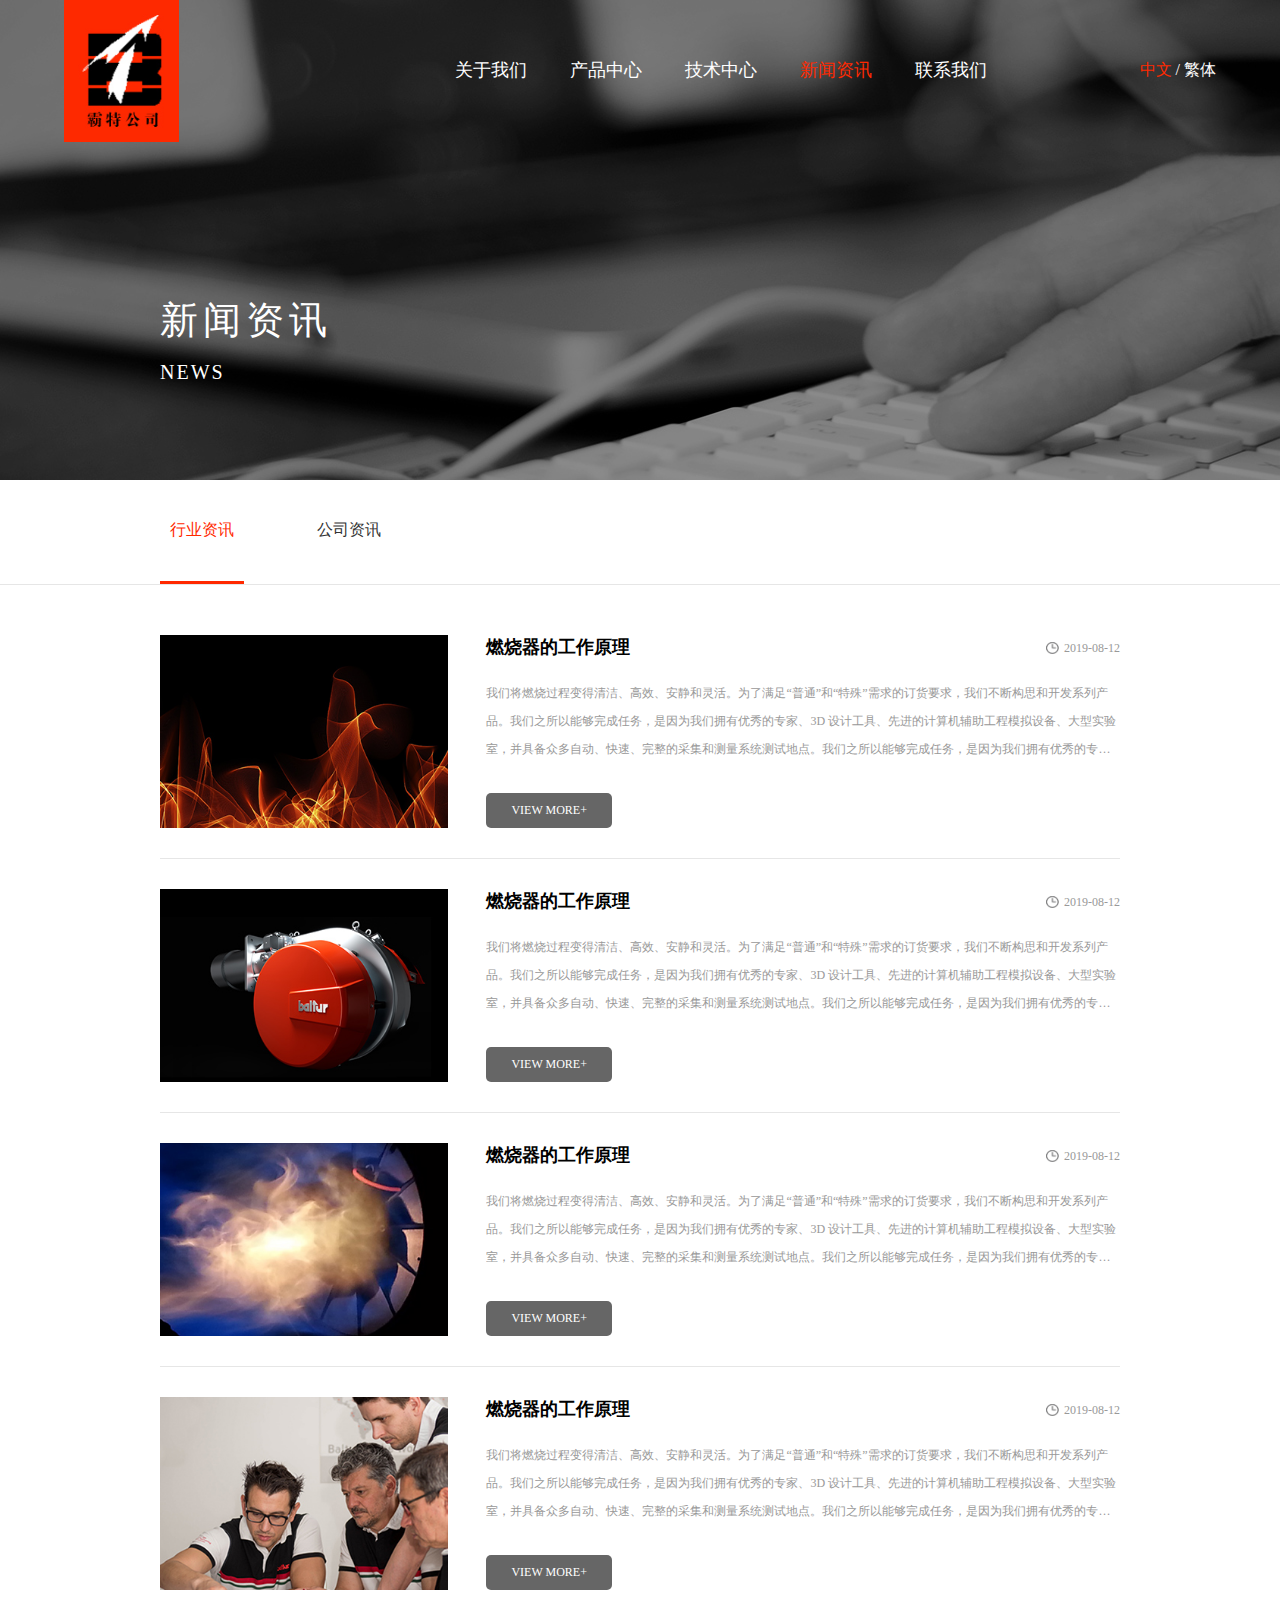
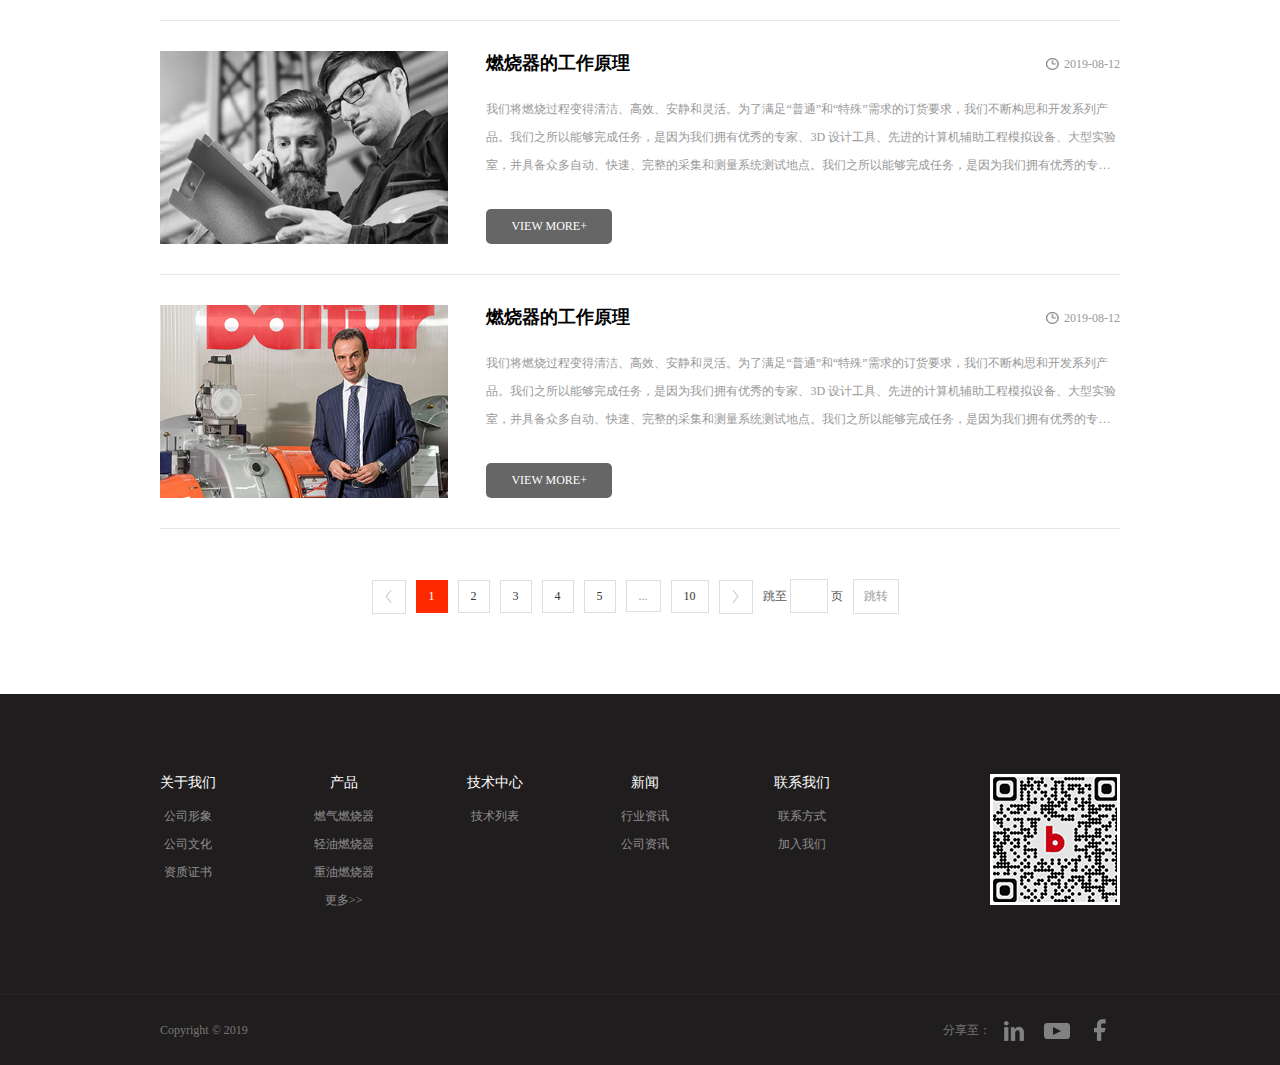
<file: news-list.html>
<!DOCTYPE html>
<html lang="en">
<head>
    <meta charset="UTF-8">
    <meta http-equiv="X-UA-Compatible" content="IE=edge,chrome=1">
    <meta name="viewport" content="width=device-width,initial-scale=1, maximum-scale=1, user-scalable=no">
    <title>霸特</title>
    <link href="css/common.css" rel="stylesheet" type="text/css">
    <link href="css/layout.css" rel="stylesheet" type="text/css">
    <script src="js/jquery-1.8.3.min.js"></script>
    <script src="js/index.js"></script>
</head>
<body>
<!--头部、banner-->
<header>
    <div class="nav">
        <div class="topcon">
            <div class="navcon clearfix">
                <div class="logo fl"><a href="index.html"><img src="images/logo.jpg"></a> </div>
                <div class="navul fr">
                    <ul>
                        <li><a href="about-image.html"><span>关于我们</span></a> </li>
                        <li><a href="products-list.html"><span>产品中心</span></a> </li>
                        <li><a href="skill-list.html"><span>技术中心</span></a> </li>
                        <li class="active"><a href="news-list.html"><span>新闻资讯</span></a> </li>
                        <li><a href="contact.html"><span>联系我们</span></a> </li>
                        <li class="lan"><p><a href="#" class="active">中文</a> / <a href="#">繁体</a> </p></li>
                    </ul>
                </div>
                <div class="navico"><i></i></div>
                <div class="navul2">
                    <ul>
                        <li><a href="about-image.html">关于我们</a> </li>
                        <li><a href="products-list.html">产品中心</a> </li>
                        <li><a href="skill-list.html">技术中心</a> </li>
                        <li class="active"><a href="news-list.html">新闻资讯</a> </li>
                        <li><a href="contact.html">联系我们</a> </li>
                        <li class="lan"><p><a href="#" class="active">中文</a> / <a href="#">繁体</a> </p></li>
                    </ul>
                </div>
            </div>
        </div>
    </div>
    <div class="banner" style="background-image: url(images/newsban.jpg)">
        <div class="container">
            <div class="bantxt">
                <h4>新闻资讯</h4>
                <p>news</p>
            </div>
        </div>
    </div>
</header>

<!--二级导航-->
<div class="maincon xb">
    <div class="container">
        <div class="xbnav">
            <a href="news-list.html" class="active">行业资讯</a>
            <a href="news-list.html">公司资讯</a>
        </div>
    </div>
</div>

<div class="maincon pd news">
    <div class="container">
        <div class="news_list">
            <a href="news-detail.html">
                <dl class="clearfix">
                    <dt><img src="images/newspic_01.jpg"></dt>
                    <dd>
                        <h4><em>燃烧器的工作原理</em><span class="date"><i></i><b>2019-08-12</b></span></h4>
                        <p>我们将燃烧过程变得清洁、高效、安静和灵活。为了满足“普通”和“特殊”需求的订货要求，我们不断构思和开发系列产品。我们之所以能够完成任务，是因为我们拥有优秀的专家、3D 设计工具、先进的计算机辅助工程模拟设备、大型实验室，并具备众多自动、快速、完整的采集和测量系统测试地点。我们之所以能够完成任务，是因为我们拥有优秀的专家、3D 设计工具、先进的计算机辅助工程模拟设备、大型实验室，并具备众多自动、快速、完整的采集和测量系统测试地点。</p>
                        <span>view more+</span>
                    </dd>
                </dl>
            </a>
            <a href="news-detail.html">
                <dl class="clearfix">
                    <dt><img src="images/newspic_02.jpg"></dt>
                    <dd>
                        <h4><em>燃烧器的工作原理</em><span class="date"><i></i><b>2019-08-12</b></span></h4>
                        <p>我们将燃烧过程变得清洁、高效、安静和灵活。为了满足“普通”和“特殊”需求的订货要求，我们不断构思和开发系列产品。我们之所以能够完成任务，是因为我们拥有优秀的专家、3D 设计工具、先进的计算机辅助工程模拟设备、大型实验室，并具备众多自动、快速、完整的采集和测量系统测试地点。我们之所以能够完成任务，是因为我们拥有优秀的专家、3D 设计工具、先进的计算机辅助工程模拟设备、大型实验室，并具备众多自动、快速、完整的采集和测量系统测试地点。</p>
                        <span>view more+</span>
                    </dd>
                </dl>
            </a>
            <a href="news-detail.html">
                <dl class="clearfix">
                    <dt><img src="images/newspic_03.jpg"></dt>
                    <dd>
                        <h4><em>燃烧器的工作原理</em><span class="date"><i></i><b>2019-08-12</b></span></h4>
                        <p>我们将燃烧过程变得清洁、高效、安静和灵活。为了满足“普通”和“特殊”需求的订货要求，我们不断构思和开发系列产品。我们之所以能够完成任务，是因为我们拥有优秀的专家、3D 设计工具、先进的计算机辅助工程模拟设备、大型实验室，并具备众多自动、快速、完整的采集和测量系统测试地点。我们之所以能够完成任务，是因为我们拥有优秀的专家、3D 设计工具、先进的计算机辅助工程模拟设备、大型实验室，并具备众多自动、快速、完整的采集和测量系统测试地点。</p>
                        <span>view more+</span>
                    </dd>
                </dl>
            </a>
            <a href="news-detail.html">
                <dl class="clearfix">
                    <dt><img src="images/newspic_04.jpg"></dt>
                    <dd>
                        <h4><em>燃烧器的工作原理</em><span class="date"><i></i><b>2019-08-12</b></span></h4>
                        <p>我们将燃烧过程变得清洁、高效、安静和灵活。为了满足“普通”和“特殊”需求的订货要求，我们不断构思和开发系列产品。我们之所以能够完成任务，是因为我们拥有优秀的专家、3D 设计工具、先进的计算机辅助工程模拟设备、大型实验室，并具备众多自动、快速、完整的采集和测量系统测试地点。我们之所以能够完成任务，是因为我们拥有优秀的专家、3D 设计工具、先进的计算机辅助工程模拟设备、大型实验室，并具备众多自动、快速、完整的采集和测量系统测试地点。</p>
                        <span>view more+</span>
                    </dd>
                </dl>
            </a>
            <a href="news-detail.html">
                <dl class="clearfix">
                    <dt><img src="images/newspic_05.jpg"></dt>
                    <dd>
                        <h4><em>燃烧器的工作原理</em><span class="date"><i></i><b>2019-08-12</b></span></h4>
                        <p>我们将燃烧过程变得清洁、高效、安静和灵活。为了满足“普通”和“特殊”需求的订货要求，我们不断构思和开发系列产品。我们之所以能够完成任务，是因为我们拥有优秀的专家、3D 设计工具、先进的计算机辅助工程模拟设备、大型实验室，并具备众多自动、快速、完整的采集和测量系统测试地点。我们之所以能够完成任务，是因为我们拥有优秀的专家、3D 设计工具、先进的计算机辅助工程模拟设备、大型实验室，并具备众多自动、快速、完整的采集和测量系统测试地点。</p>
                        <span>view more+</span>
                    </dd>
                </dl>
            </a>
            <a href="news-detail.html">
                <dl class="clearfix">
                    <dt><img src="images/newspic_06.jpg"></dt>
                    <dd>
                        <h4><em>燃烧器的工作原理</em><span class="date"><i></i><b>2019-08-12</b></span></h4>
                        <p>我们将燃烧过程变得清洁、高效、安静和灵活。为了满足“普通”和“特殊”需求的订货要求，我们不断构思和开发系列产品。我们之所以能够完成任务，是因为我们拥有优秀的专家、3D 设计工具、先进的计算机辅助工程模拟设备、大型实验室，并具备众多自动、快速、完整的采集和测量系统测试地点。我们之所以能够完成任务，是因为我们拥有优秀的专家、3D 设计工具、先进的计算机辅助工程模拟设备、大型实验室，并具备众多自动、快速、完整的采集和测量系统测试地点。</p>
                        <span>view more+</span>
                    </dd>
                </dl>
            </a>
        </div>
        <div class="pages">
            <ul>
                <li class="seepage s1"><a href="#" ></a></li>
                <li><a href="#" class="active">1</a> </li>
                <li><a href="#">2</a> </li>
                <li><a href="#">3</a> </li>
                <li><a href="#">4</a> </li>
                <li><a href="#">5</a> </li>
                <li><i>...</i></li>
                <li><a href="#">10</a> </li>
                <li class="seepage s2"><a href="#"></a></li>
                <li><p>跳至<span><input type="text"></span>页<a href="#" class="btn">跳转</a> </p></li>
            </ul>
        </div>
    </div>
</div>





<!--尾部-->
<footer>
    <div class="foot pd">
        <div class="container clearfix">
            <div class="fleft">
                <ul>
                    <li>
                        <dl>
                            <dt>关于我们</dt>
                            <dd>
                                <p><a href="about-image.html">公司形象</a> </p>
                                <p><a href="about-culture.html">公司文化</a> </p>
                                <p><a href="about-qualifications.html">资质证书</a> </p>
                            </dd>
                        </dl>
                    </li>
                    <li>
                        <dl>
                            <dt>产品</dt>
                            <dd>
                                <p><a href="products-detail.html">燃气燃烧器</a> </p>
                                <p><a href="products-detail.html">轻油燃烧器</a> </p>
                                <p><a href="products-detail.html">重油燃烧器</a> </p>
                                <p><a href="products-list.html">更多>></a> </p>
                            </dd>
                        </dl>
                    </li>
                    <li>
                        <dl>
                            <dt>技术中心</dt>
                            <dd>
                                <p><a href="skill-list.html">技术列表</a> </p>
                            </dd>
                        </dl>
                    </li>
                    <li>
                        <dl>
                            <dt>新闻</dt>
                            <dd>
                                <p><a href="news-list.html">行业资讯</a> </p>
                                <p><a href="news-list.html">公司资讯</a> </p>
                            </dd>
                        </dl>
                    </li>
                    <li>
                        <dl>
                            <dt>联系我们</dt>
                            <dd>
                                <p><a href="contact.html">联系方式</a> </p>
                                <p><a href="contact-join.html">加入我们</a> </p>
                            </dd>
                        </dl>
                    </li>
                </ul>
            </div>
            <div class="code"><img src="images/icon/code.png"></div>
        </div>
    </div>
    <div class="copyright">
        <div class="container">
            <div class="c_txt clearfix">
                <span>
                    <em>分享至：</em>
                    <a href="#" style="background-image: url(images/icon/in.png)"></a>
                    <a href="#" style="background-image: url(images/icon/youtube.png)"></a>
                    <a href="#" style="background-image: url(images/icon/facebook.png)"></a>
                </span>
                <p>Copyright © 2019</p>
            </div>
        </div>
    </div>
</footer>

</body>
</html>
</file>
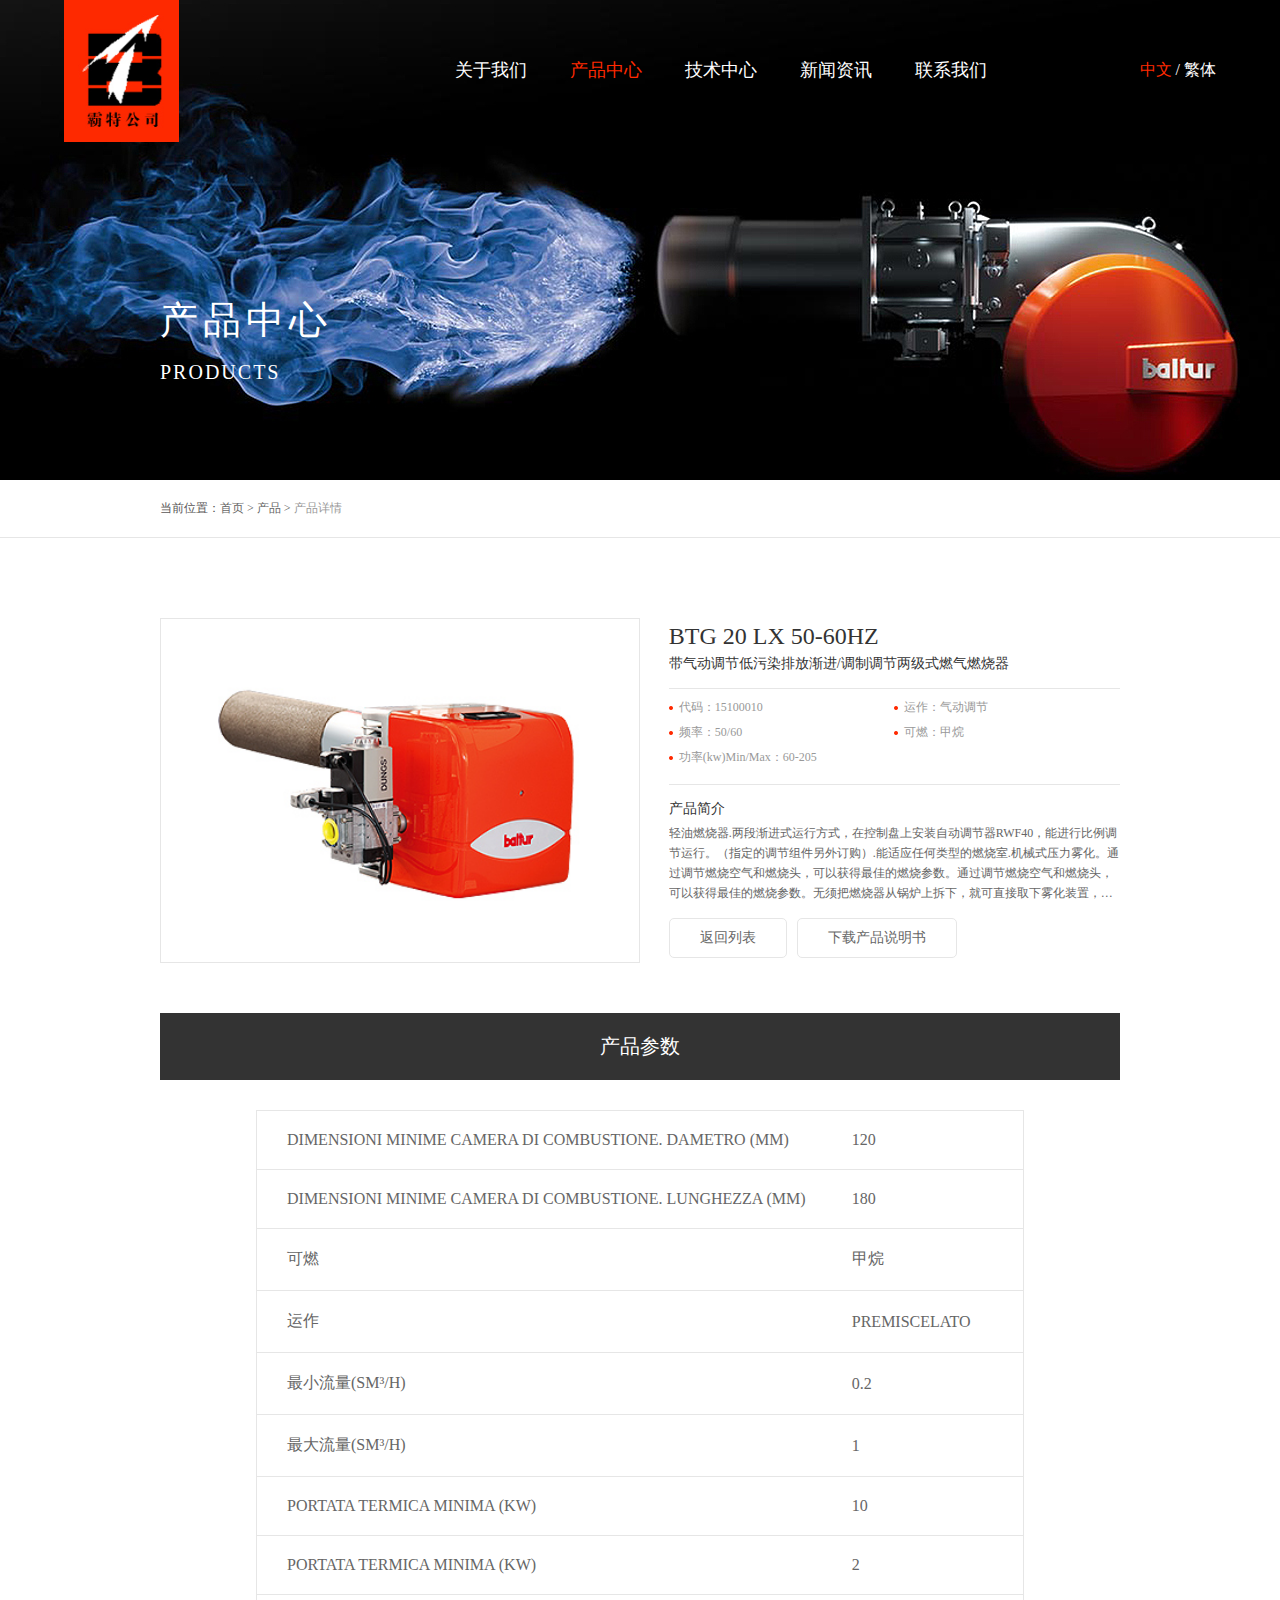
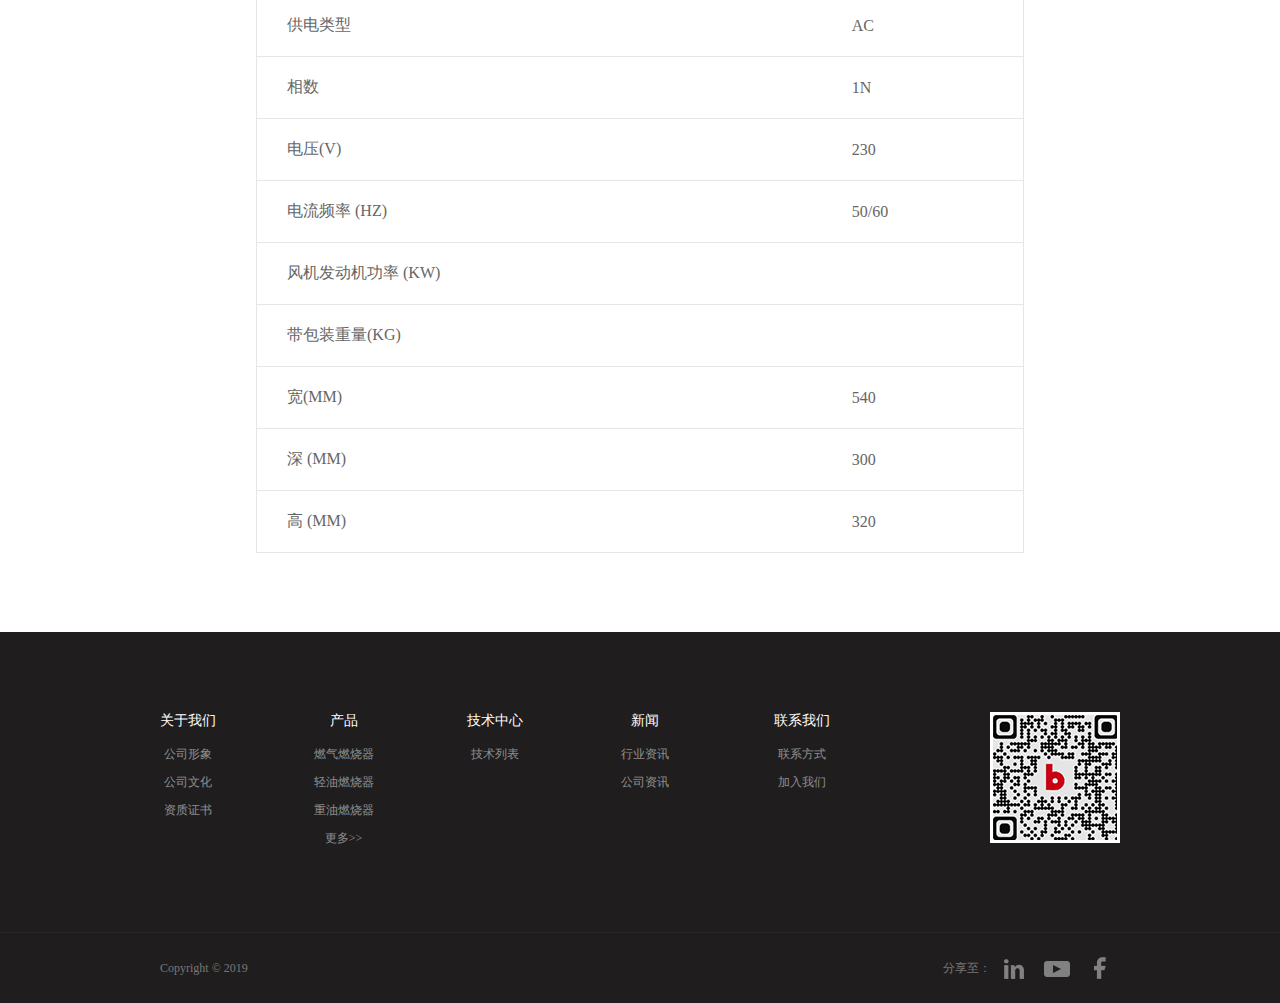
<file: products-detail.html>
<!DOCTYPE html>
<html lang="en">
<head>
    <meta charset="UTF-8">
    <meta http-equiv="X-UA-Compatible" content="IE=edge,chrome=1">
    <meta name="viewport" content="width=device-width,initial-scale=1, maximum-scale=1, user-scalable=no">
    <title>霸特</title>
    <link href="css/common.css" rel="stylesheet" type="text/css">
    <link href="css/layout.css" rel="stylesheet" type="text/css">
    <script src="js/jquery-1.8.3.min.js"></script>
    <script src="js/index.js"></script>
</head>
<body>
<!--头部、banner-->
<header>
    <div class="nav">
        <div class="topcon">
            <div class="navcon clearfix">
                <div class="logo fl"><a href="index.html"><img src="images/logo.jpg"></a> </div>
                <div class="navul fr">
                    <ul>
                        <li><a href="about-image.html"><span>关于我们</span></a> </li>
                        <li class="active"><a href="products-list.html"><span>产品中心</span></a> </li>
                        <li><a href="skill-list.html"><span>技术中心</span></a> </li>
                        <li><a href="news-list.html"><span>新闻资讯</span></a> </li>
                        <li><a href="contact.html"><span>联系我们</span></a> </li>
                        <li class="lan"><p><a href="#" class="active">中文</a> / <a href="#">繁体</a> </p></li>
                    </ul>
                </div>
                <div class="navico"><i></i></div>
                <div class="navul2">
                    <ul>
                        <li><a href="about-image.html">关于我们</a> </li>
                        <li class="active"><a href="products-list.html">产品中心</a> </li>
                        <li><a href="skill-list.html">技术中心</a> </li>
                        <li><a href="news-list.html">新闻资讯</a> </li>
                        <li><a href="contact.html">联系我们</a> </li>
                        <li class="lan"><p><a href="#" class="active">中文</a> / <a href="#">繁体</a> </p></li>
                    </ul>
                </div>
            </div>
        </div>
    </div>
    <div class="banner" style="background-image: url(images/proban.jpg)">
        <div class="container">
            <div class="bantxt">
                <h4>产品中心</h4>
                <p>products</p>
            </div>
        </div>
    </div>
</header>

<!--位置-->
<div class="maincon local">
    <div class="container">
        <p>当前位置：<a href="index.html">首页</a> > <a href="products-list.html">产品</a> > <span>产品详情</span> </p>
    </div>
</div>

<div class="maincon pd">
    <div class="container">
        <div class="cstop clearfix">
            <div class="csimg"><p><img src="images/propic01.jpg"></p></div>
            <div class="cstxt">
                <h4>btg 20 lx 50-60hz</h4>
                <p>带气动调节低污染排放渐进/调制调节两级式燃气燃烧器</p>
                <ul class="clearfix">
                    <li><span>代码：15100010</span></li>
                    <li><span>运作：气动调节</span></li>
                    <li><span>频率：50/60</span></li>
                    <li><span>可燃：甲烷</span></li>
                    <li><span>功率(kw)Min/Max：60-205</span></li>
                </ul>
                <div class="csintro">
                    <span>产品简介</span>
                    <p>轻油燃烧器.两段渐进式运行方式，在控制盘上安装自动调节器RWF40，能进行比例调节运行。（指定的调节组件另外订购）.能适应任何类型的燃烧室.机械式压力雾化。通过调节燃烧空气和燃烧头，可以获得最佳的燃烧参数。通过调节燃烧空气和燃烧头，可以获得最佳的燃烧参数。无须把燃烧器从锅炉上拆下，就可直接取下雾化装置，从而可以方便的进行维修保养。</p>
                </div>
                <div class="csbtn">
                    <a href="#">返回列表</a>
                    <a href="#">下载产品说明书</a>
                </div>
            </div>
        </div>
        <div class="protil clearfix">
            <p>产品参数</p>
        </div>
        <div class="cscon">
            <ul>
                <li>
                    <p>Dimensioni minime camera di combustione. Dametro (mm)</p>
                    <span>120</span>
                </li>
                <li>
                    <p>Dimensioni minime camera di combustione. Lunghezza (mm)</p>
                    <span>180</span>
                </li>
                <li>
                    <p>可燃</p>
                    <span>甲烷</span>
                </li>
                <li>
                    <p>运作</p>
                    <span>Premiscelato</span>
                </li>
                <li>
                    <p>最小流量(Sm³/H)</p>
                    <span>0.2</span>
                </li>
                <li>
                    <p>最大流量(Sm³/H)</p>
                    <span>1</span>
                </li>
                <li>
                    <p>Portata Termica Minima (kW)</p>
                    <span>10</span>
                </li>
                <li>
                    <p>Portata Termica Minima (kW)</p>
                    <span>2</span>
                </li>
                <li>
                    <p>供电类型</p>
                    <span>AC</span>
                </li>
                <li>
                    <p>相数</p>
                    <span>1n</span>
                </li>
                <li>
                    <p>电压(V)</p>
                    <span>230</span>
                </li>
                <li>
                    <p>电流频率 (Hz)</p>
                    <span>50/60</span>
                </li>
                <li>
                    <p>风机发动机功率 (kW)</p>
                    <span></span>
                </li>
                <li>
                    <p>带包装重量(kg)</p>
                    <span></span>
                </li>
                <li>
                    <p>宽(mm)</p>
                    <span>540</span>
                </li>
                <li>
                    <p>深 (mm)</p>
                    <span>300</span>
                </li>
                <li>
                    <p>高 (mm)</p>
                    <span>320</span>
                </li>
            </ul>
        </div>
    </div>
</div>



<!--尾部-->
<footer>
    <div class="foot pd">
        <div class="container clearfix">
            <div class="fleft">
                <ul>
                    <li>
                        <dl>
                            <dt>关于我们</dt>
                            <dd>
                                <p><a href="about-image.html">公司形象</a> </p>
                                <p><a href="about-culture.html">公司文化</a> </p>
                                <p><a href="about-qualifications.html">资质证书</a> </p>
                            </dd>
                        </dl>
                    </li>
                    <li>
                        <dl>
                            <dt>产品</dt>
                            <dd>
                                <p><a href="products-detail.html">燃气燃烧器</a> </p>
                                <p><a href="products-detail.html">轻油燃烧器</a> </p>
                                <p><a href="products-detail.html">重油燃烧器</a> </p>
                                <p><a href="products-list.html">更多>></a> </p>
                            </dd>
                        </dl>
                    </li>
                    <li>
                        <dl>
                            <dt>技术中心</dt>
                            <dd>
                                <p><a href="skill-list.html">技术列表</a> </p>
                            </dd>
                        </dl>
                    </li>
                    <li>
                        <dl>
                            <dt>新闻</dt>
                            <dd>
                                <p><a href="news-list.html">行业资讯</a> </p>
                                <p><a href="news-list.html">公司资讯</a> </p>
                            </dd>
                        </dl>
                    </li>
                    <li>
                        <dl>
                            <dt>联系我们</dt>
                            <dd>
                                <p><a href="contact.html">联系方式</a> </p>
                                <p><a href="contact-join.html">加入我们</a> </p>
                            </dd>
                        </dl>
                    </li>
                </ul>
            </div>
            <div class="code"><img src="images/icon/code.png"></div>
        </div>
    </div>
    <div class="copyright">
        <div class="container">
            <div class="c_txt clearfix">
                <span>
                    <em>分享至：</em>
                    <a href="#" style="background-image: url(images/icon/in.png)"></a>
                    <a href="#" style="background-image: url(images/icon/youtube.png)"></a>
                    <a href="#" style="background-image: url(images/icon/facebook.png)"></a>
                </span>
                <p>Copyright © 2019</p>
            </div>
        </div>
    </div>
</footer>

</body>
</html>
</file>
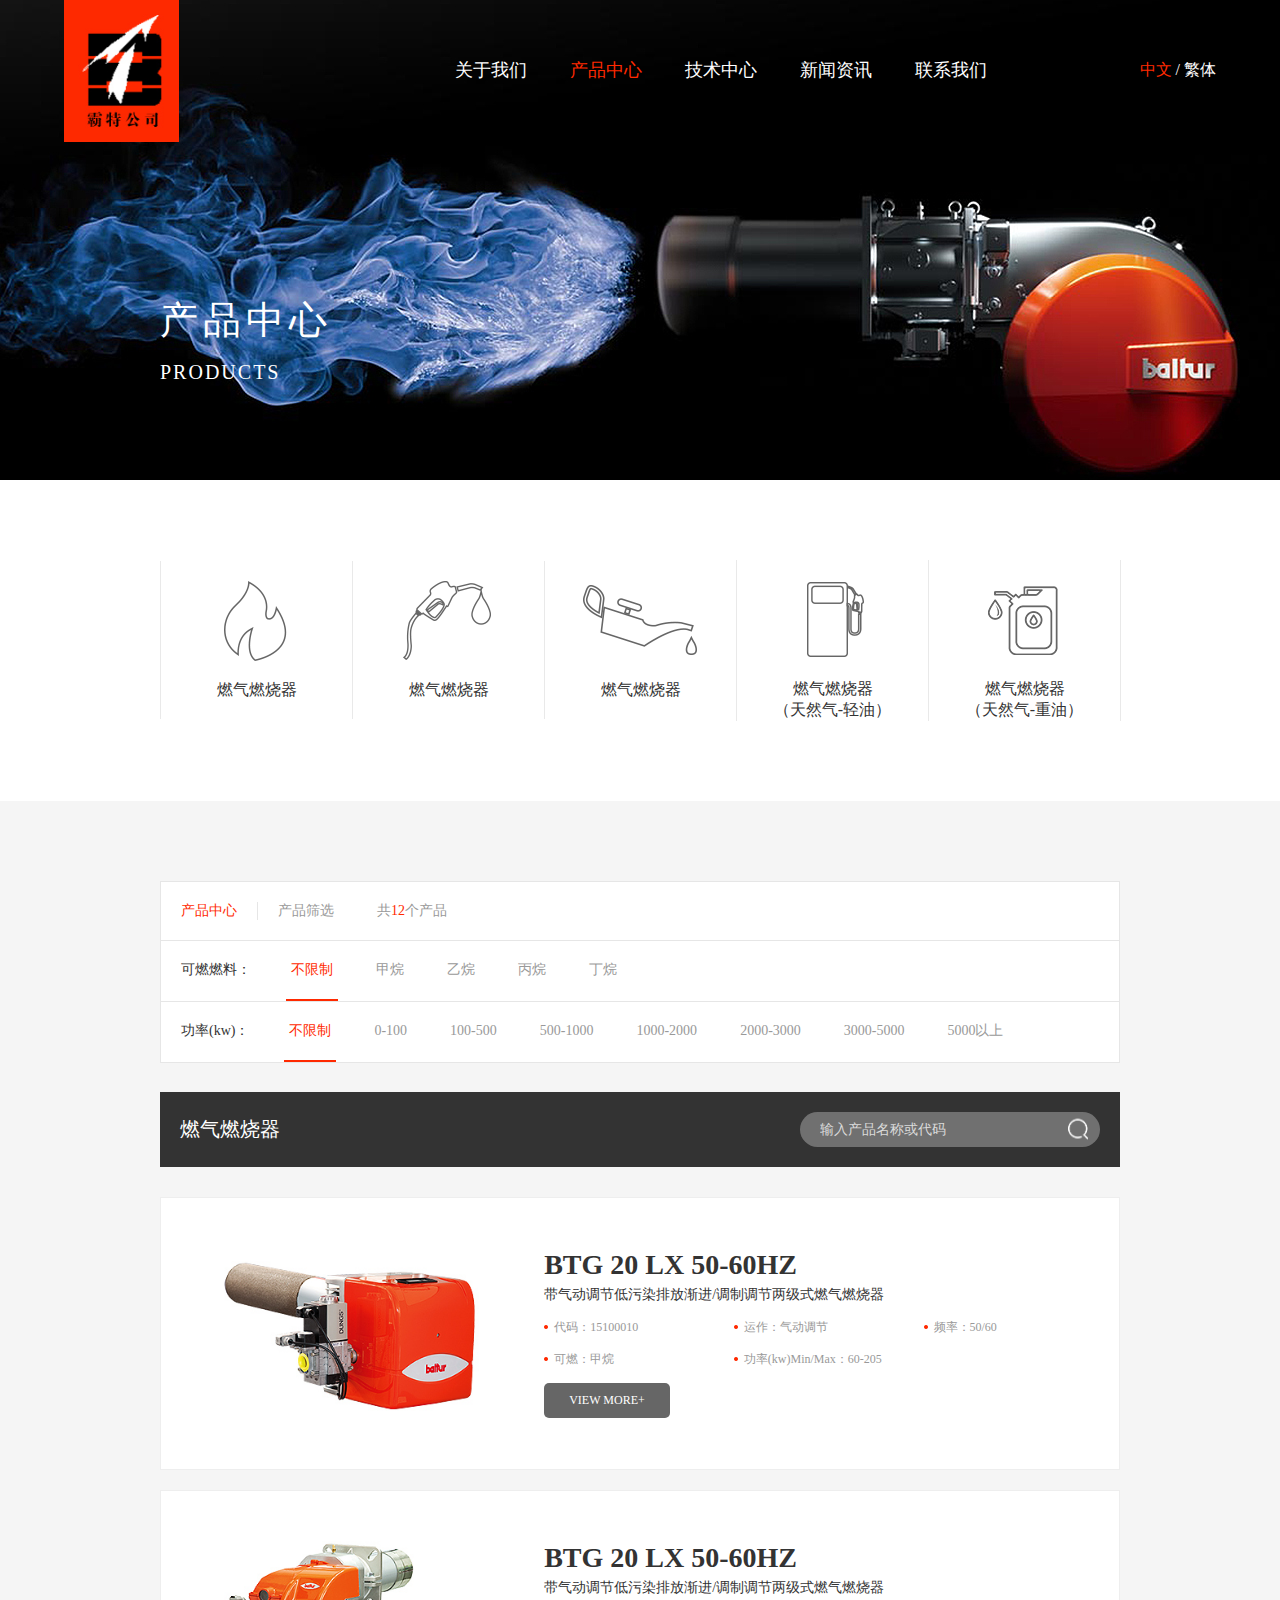
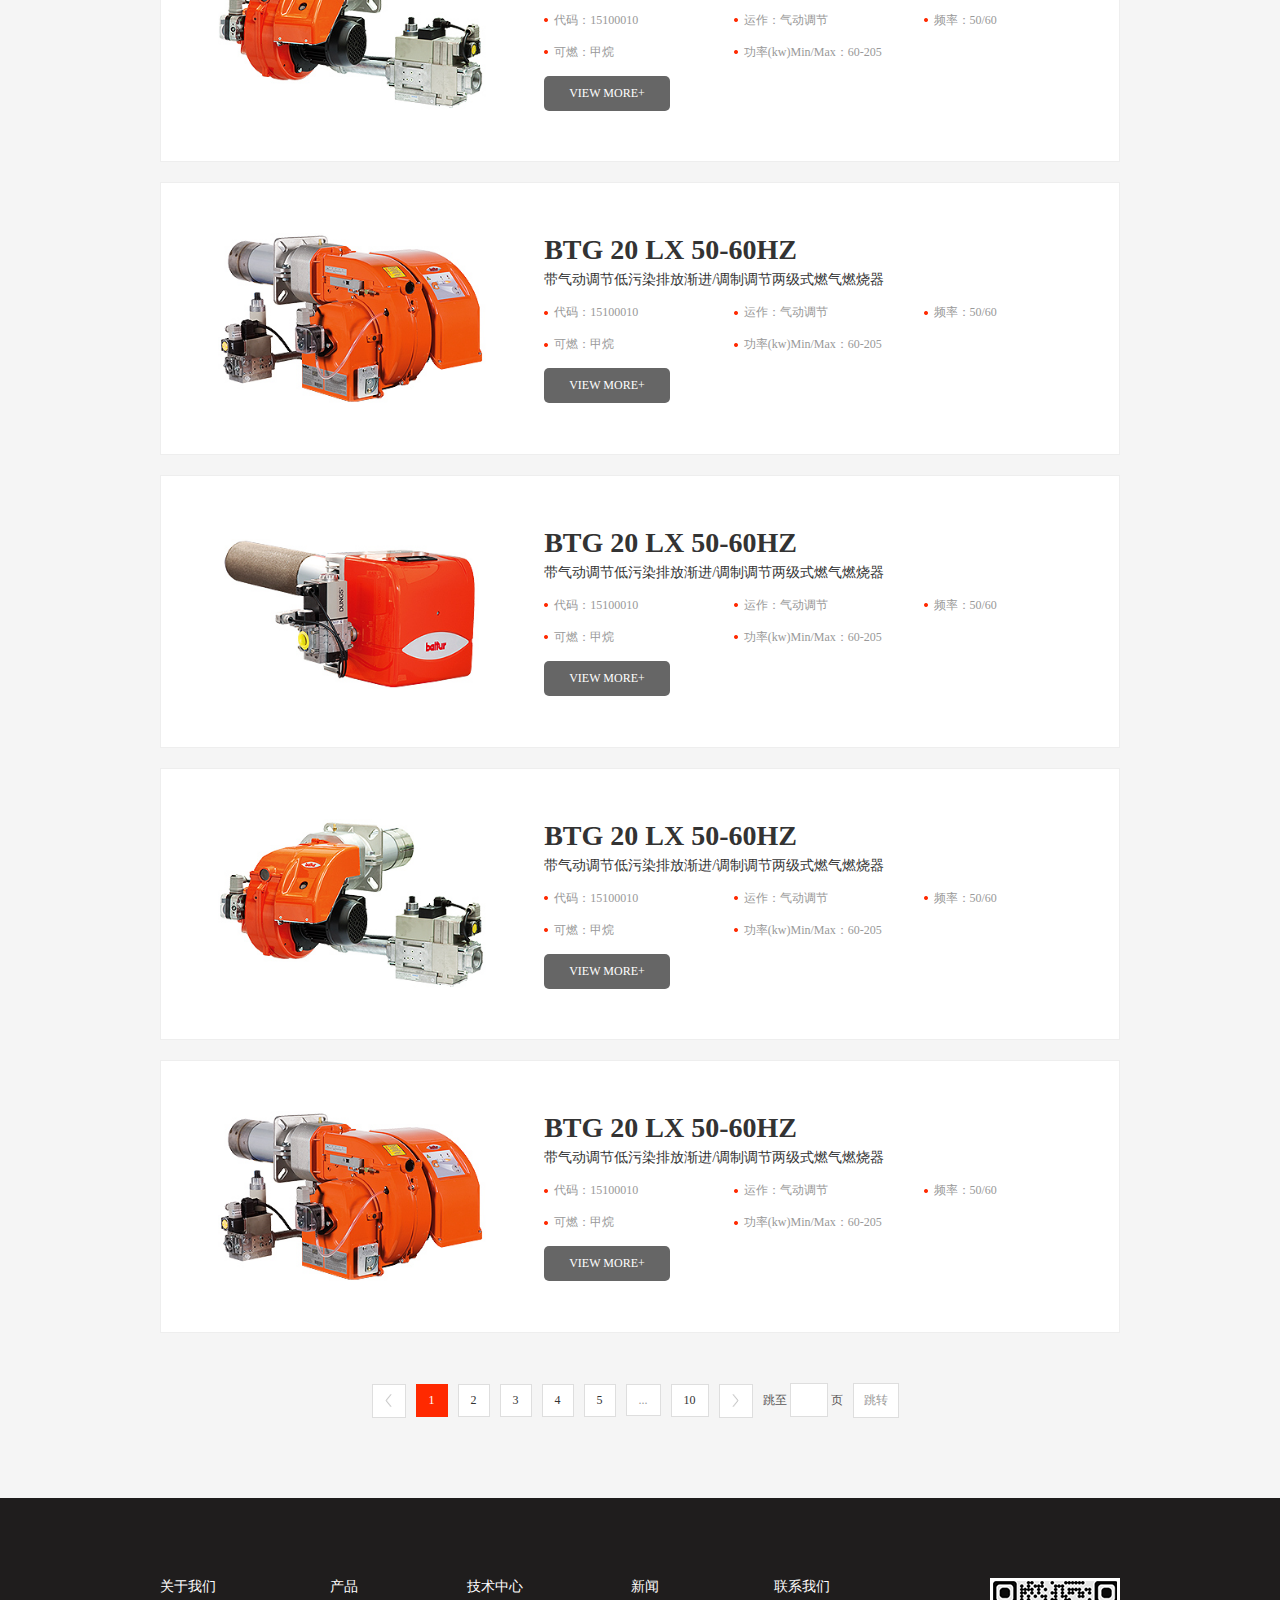
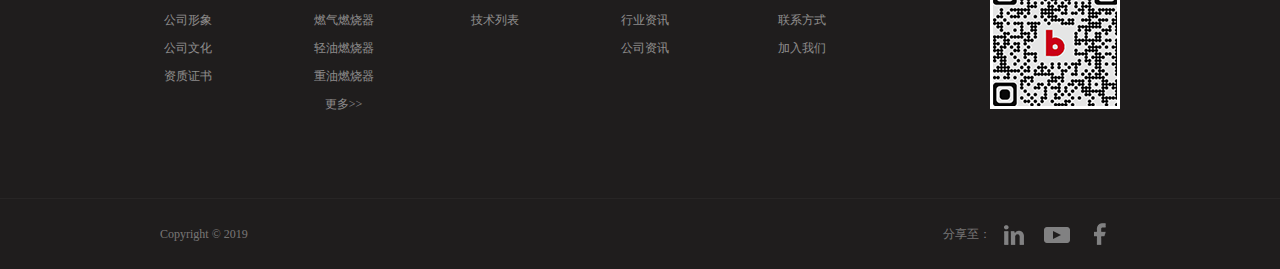
<file: products-list.html>
<!DOCTYPE html>
<html lang="en">
<head>
    <meta charset="UTF-8">
    <meta http-equiv="X-UA-Compatible" content="IE=edge,chrome=1">
    <meta name="viewport" content="width=device-width,initial-scale=1, maximum-scale=1, user-scalable=no">
    <title>霸特</title>
    <link href="css/swiper.min.css" rel="stylesheet" type="text/css">
    <link href="css/common.css" rel="stylesheet" type="text/css">
    <link href="css/layout.css" rel="stylesheet" type="text/css">
    <script src="js/jquery-1.8.3.min.js"></script>
    <script src="js/swiper.min.js"></script>
    <script src="js/index.js"></script>
</head>
<body>
<!--头部、banner-->
<header>
    <div class="nav">
        <div class="topcon">
            <div class="navcon clearfix">
                <div class="logo fl"><a href="index.html"><img src="images/logo.jpg"></a> </div>
                <div class="navul fr">
                    <ul>
                        <li><a href="about-image.html"><span>关于我们</span></a> </li>
                        <li class="active"><a href="products-list.html"><span>产品中心</span></a> </li>
                        <li><a href="skill-list.html"><span>技术中心</span></a> </li>
                        <li><a href="news-list.html"><span>新闻资讯</span></a> </li>
                        <li><a href="contact.html"><span>联系我们</span></a> </li>
                        <li class="lan"><p><a href="#" class="active">中文</a> / <a href="#">繁体</a> </p></li>
                    </ul>
                </div>
                <div class="navico"><i></i></div>
                <div class="navul2">
                    <ul>
                        <li><a href="about-image.html">关于我们</a> </li>
                        <li class="active"><a href="products-list.html">产品中心</a> </li>
                        <li><a href="skill-list.html">技术中心</a> </li>
                        <li><a href="news-list.html">新闻资讯</a> </li>
                        <li><a href="contact.html">联系我们</a> </li>
                        <li class="lan"><p><a href="#" class="active">中文</a> / <a href="#">繁体</a> </p></li>
                    </ul>
                </div>
            </div>
        </div>
    </div>
    <div class="banner" style="background-image: url(images/proban.jpg)">
        <div class="container">
            <div class="bantxt">
                <h4>产品中心</h4>
                <p>products</p>
            </div>
        </div>
    </div>
</header>

<!--产品-->
<div class="maincon">
    <div class="container">
        <div class="procon">
            <ul>
                <li class="active">
                    <a href="products-list.html">
                        <i class="i1"></i>
                        <p>燃气燃烧器</p>
                        <br>
                    </a>
                </li>
                <li>
                    <a href="products-list.html">
                        <i class="i2"></i>
                        <p>燃气燃烧器</p>
                        <br>
                    </a>
                </li>
                <li>
                    <a href="products-list.html">
                        <i class="i3"></i>
                        <p>燃气燃烧器</p>
                        <br>
                    </a>
                </li>
                <li>
                    <a href="products-list.html">
                        <i class="i4"></i>
                        <p>燃气燃烧器</p>
                        <p>（天然气-轻油）</p>
                    </a>
                </li>
                <li>
                    <a href="products-list.html">
                        <i class="i5"></i>
                        <p>燃气燃烧器</p>
                        <p>（天然气-重油）</p>
                    </a>
                </li>
            </ul>
        </div>
        <div class="swiper-container  swiper-fl">
            <div class="swiper-wrapper">
                <div class="swiper-slide">
                    <a href="products-list.html">
                        <i class="i1"></i>
                        <p>燃气燃烧器</p>
                        <br>
                    </a>
                </div>
                <div class="swiper-slide">
                    <a href="products-list.html">
                        <i class="i2"></i>
                        <p>燃气燃烧器</p>
                        <br>
                    </a>
                </div>
                <div class="swiper-slide">
                    <a href="products-list.html">
                        <i class="i3"></i>
                        <p>燃气燃烧器</p>
                        <br>
                    </a>
                </div>
                <div class="swiper-slide">
                    <a href="products-list.html">
                        <i class="i4"></i>
                        <p>燃气燃烧器</p>
                        <p>（天然气-轻油）</p>
                    </a>
                </div>
                <div class="swiper-slide">
                    <a href="products-list.html">
                        <i class="i5"></i>
                        <p>燃气燃烧器</p>
                        <p>（天然气-重油）</p>
                    </a>
                </div>
            </div>
        </div>
    </div>
</div>

<div class="maincon pd graybg">
    <div class="container">
        <div class="protop">
            <ul>
                <li>
                    <dl class="cho clearfix">
                        <dt>产品中心</dt>
                        <dd>
                            <span>产品筛选</span>
                            <span>共<i>12</i>个产品</span>
                        </dd>
                    </dl>
                </li>
                <li>
                    <dl class="clearfix">
                        <dt>可燃燃料：</dt>
                        <dd>
                            <a href="#" class="active">不限制</a>
                            <a href="#">甲烷</a>
                            <a href="#">乙烷</a>
                            <a href="#">丙烷</a>
                            <a href="#">丁烷</a>
                        </dd>
                    </dl>
                </li>
                <li>
                    <dl class="clearfix">
                        <dt>功率(kw)：</dt>
                        <dd>
                            <a href="#" class="active">不限制</a>
                            <a href="#">0-100</a>
                            <a href="#">100-500</a>
                            <a href="#">500-1000</a>
                            <a href="#">1000-2000</a>
                            <a href="#">2000-3000</a>
                            <a href="#">3000-5000</a>
                            <a href="#">5000以上</a>
                        </dd>
                    </dl>
                </li>
            </ul>
        </div>
        <div class="protil clearfix">
            <span>燃气燃烧器</span>
            <div class="search">
                <input type="text" placeholder="输入产品名称或代码">
                <a href="#"></a>
            </div>
        </div>
        <div class="probox">
            <ul>
                <li>
                    <a href="products-detail.html" class="clearfix">
                        <div class="pimg"><img src="images/propic01.jpg"></div>
                        <div class="ptxt">
                            <h4>btg 20 lx 50-60hz</h4>
                            <p>带气动调节低污染排放渐进/调制调节两级式燃气燃烧器</p>
                            <ul class="clearfix">
                                <li><span>代码：15100010</span></li>
                                <li><span>运作：气动调节</span></li>
                                <li><span>频率：50/60</span></li>
                                <li><span>可燃：甲烷</span></li>
                                <li><span>功率(kw)Min/Max：60-205</span></li>
                            </ul>
                            <span>view more+</span>
                        </div>
                    </a>
                </li>
                <li>
                    <a href="products-detail.html" class="clearfix">
                        <div class="pimg"><img src="images/propic02.jpg"></div>
                        <div class="ptxt">
                            <h4>btg 20 lx 50-60hz</h4>
                            <p>带气动调节低污染排放渐进/调制调节两级式燃气燃烧器</p>
                            <ul class="clearfix">
                                <li><span>代码：15100010</span></li>
                                <li><span>运作：气动调节</span></li>
                                <li><span>频率：50/60</span></li>
                                <li><span>可燃：甲烷</span></li>
                                <li><span>功率(kw)Min/Max：60-205</span></li>
                            </ul>
                            <span>view more+</span>
                        </div>
                    </a>
                </li>
                <li>
                    <a href="products-detail.html" class="clearfix">
                        <div class="pimg"><img src="images/propic03.jpg"></div>
                        <div class="ptxt">
                            <h4>btg 20 lx 50-60hz</h4>
                            <p>带气动调节低污染排放渐进/调制调节两级式燃气燃烧器</p>
                            <ul class="clearfix">
                                <li><span>代码：15100010</span></li>
                                <li><span>运作：气动调节</span></li>
                                <li><span>频率：50/60</span></li>
                                <li><span>可燃：甲烷</span></li>
                                <li><span>功率(kw)Min/Max：60-205</span></li>
                            </ul>
                            <span>view more+</span>
                        </div>
                    </a>
                </li>
                <li>
                    <a href="products-detail.html" class="clearfix">
                        <div class="pimg"><img src="images/propic01.jpg"></div>
                        <div class="ptxt">
                            <h4>btg 20 lx 50-60hz</h4>
                            <p>带气动调节低污染排放渐进/调制调节两级式燃气燃烧器</p>
                            <ul class="clearfix">
                                <li><span>代码：15100010</span></li>
                                <li><span>运作：气动调节</span></li>
                                <li><span>频率：50/60</span></li>
                                <li><span>可燃：甲烷</span></li>
                                <li><span>功率(kw)Min/Max：60-205</span></li>
                            </ul>
                            <span>view more+</span>
                        </div>
                    </a>
                </li>
                <li>
                    <a href="products-detail.html" class="clearfix">
                        <div class="pimg"><img src="images/propic05.jpg"></div>
                        <div class="ptxt">
                            <h4>btg 20 lx 50-60hz</h4>
                            <p>带气动调节低污染排放渐进/调制调节两级式燃气燃烧器</p>
                            <ul class="clearfix">
                                <li><span>代码：15100010</span></li>
                                <li><span>运作：气动调节</span></li>
                                <li><span>频率：50/60</span></li>
                                <li><span>可燃：甲烷</span></li>
                                <li><span>功率(kw)Min/Max：60-205</span></li>
                            </ul>
                            <span>view more+</span>
                        </div>
                    </a>
                </li>
                <li>
                    <a href="products-detail.html" class="clearfix">
                        <div class="pimg"><img src="images/propic06.jpg"></div>
                        <div class="ptxt">
                            <h4>btg 20 lx 50-60hz</h4>
                            <p>带气动调节低污染排放渐进/调制调节两级式燃气燃烧器</p>
                            <ul class="clearfix">
                                <li><span>代码：15100010</span></li>
                                <li><span>运作：气动调节</span></li>
                                <li><span>频率：50/60</span></li>
                                <li><span>可燃：甲烷</span></li>
                                <li><span>功率(kw)Min/Max：60-205</span></li>
                            </ul>
                            <span>view more+</span>
                        </div>
                    </a>
                </li>
            </ul>
        </div>
        <div class="pages">
            <ul>
                <li class="seepage s1"><a href="#" ></a></li>
                <li><a href="#" class="active">1</a> </li>
                <li><a href="#">2</a> </li>
                <li><a href="#">3</a> </li>
                <li><a href="#">4</a> </li>
                <li><a href="#">5</a> </li>
                <li><i>...</i></li>
                <li><a href="#">10</a> </li>
                <li class="seepage s2"><a href="#"></a></li>
                <li><p>跳至<span><input type="text"></span>页<a href="#" class="btn">跳转</a> </p></li>
            </ul>
        </div>
    </div>
</div>



<!--尾部-->
<footer>
    <div class="foot pd">
        <div class="container clearfix">
            <div class="fleft">
                <ul>
                    <li>
                        <dl>
                            <dt>关于我们</dt>
                            <dd>
                                <p><a href="about-image.html">公司形象</a> </p>
                                <p><a href="about-culture.html">公司文化</a> </p>
                                <p><a href="about-qualifications.html">资质证书</a> </p>
                            </dd>
                        </dl>
                    </li>
                    <li>
                        <dl>
                            <dt>产品</dt>
                            <dd>
                                <p><a href="products-detail.html">燃气燃烧器</a> </p>
                                <p><a href="products-detail.html">轻油燃烧器</a> </p>
                                <p><a href="products-detail.html">重油燃烧器</a> </p>
                                <p><a href="products-list.html">更多>></a> </p>
                            </dd>
                        </dl>
                    </li>
                    <li>
                        <dl>
                            <dt>技术中心</dt>
                            <dd>
                                <p><a href="skill-list.html">技术列表</a> </p>
                            </dd>
                        </dl>
                    </li>
                    <li>
                        <dl>
                            <dt>新闻</dt>
                            <dd>
                                <p><a href="news-list.html">行业资讯</a> </p>
                                <p><a href="news-list.html">公司资讯</a> </p>
                            </dd>
                        </dl>
                    </li>
                    <li>
                        <dl>
                            <dt>联系我们</dt>
                            <dd>
                                <p><a href="contact.html">联系方式</a> </p>
                                <p><a href="contact-join.html">加入我们</a> </p>
                            </dd>
                        </dl>
                    </li>
                </ul>
            </div>
            <div class="code"><img src="images/icon/code.png"></div>
        </div>
    </div>
    <div class="copyright">
        <div class="container">
            <div class="c_txt clearfix">
                <span>
                    <em>分享至：</em>
                    <a href="#" style="background-image: url(images/icon/in.png)"></a>
                    <a href="#" style="background-image: url(images/icon/youtube.png)"></a>
                    <a href="#" style="background-image: url(images/icon/facebook.png)"></a>
                </span>
                <p>Copyright © 2019</p>
            </div>
        </div>
    </div>
</footer>



<script>
    var swiper= new Swiper('.swiper-fl', {
        slidesPerView:3,
        paginationClickable: true,
        spaceBetween:0
    });
</script>
</body>
</html>
</file>
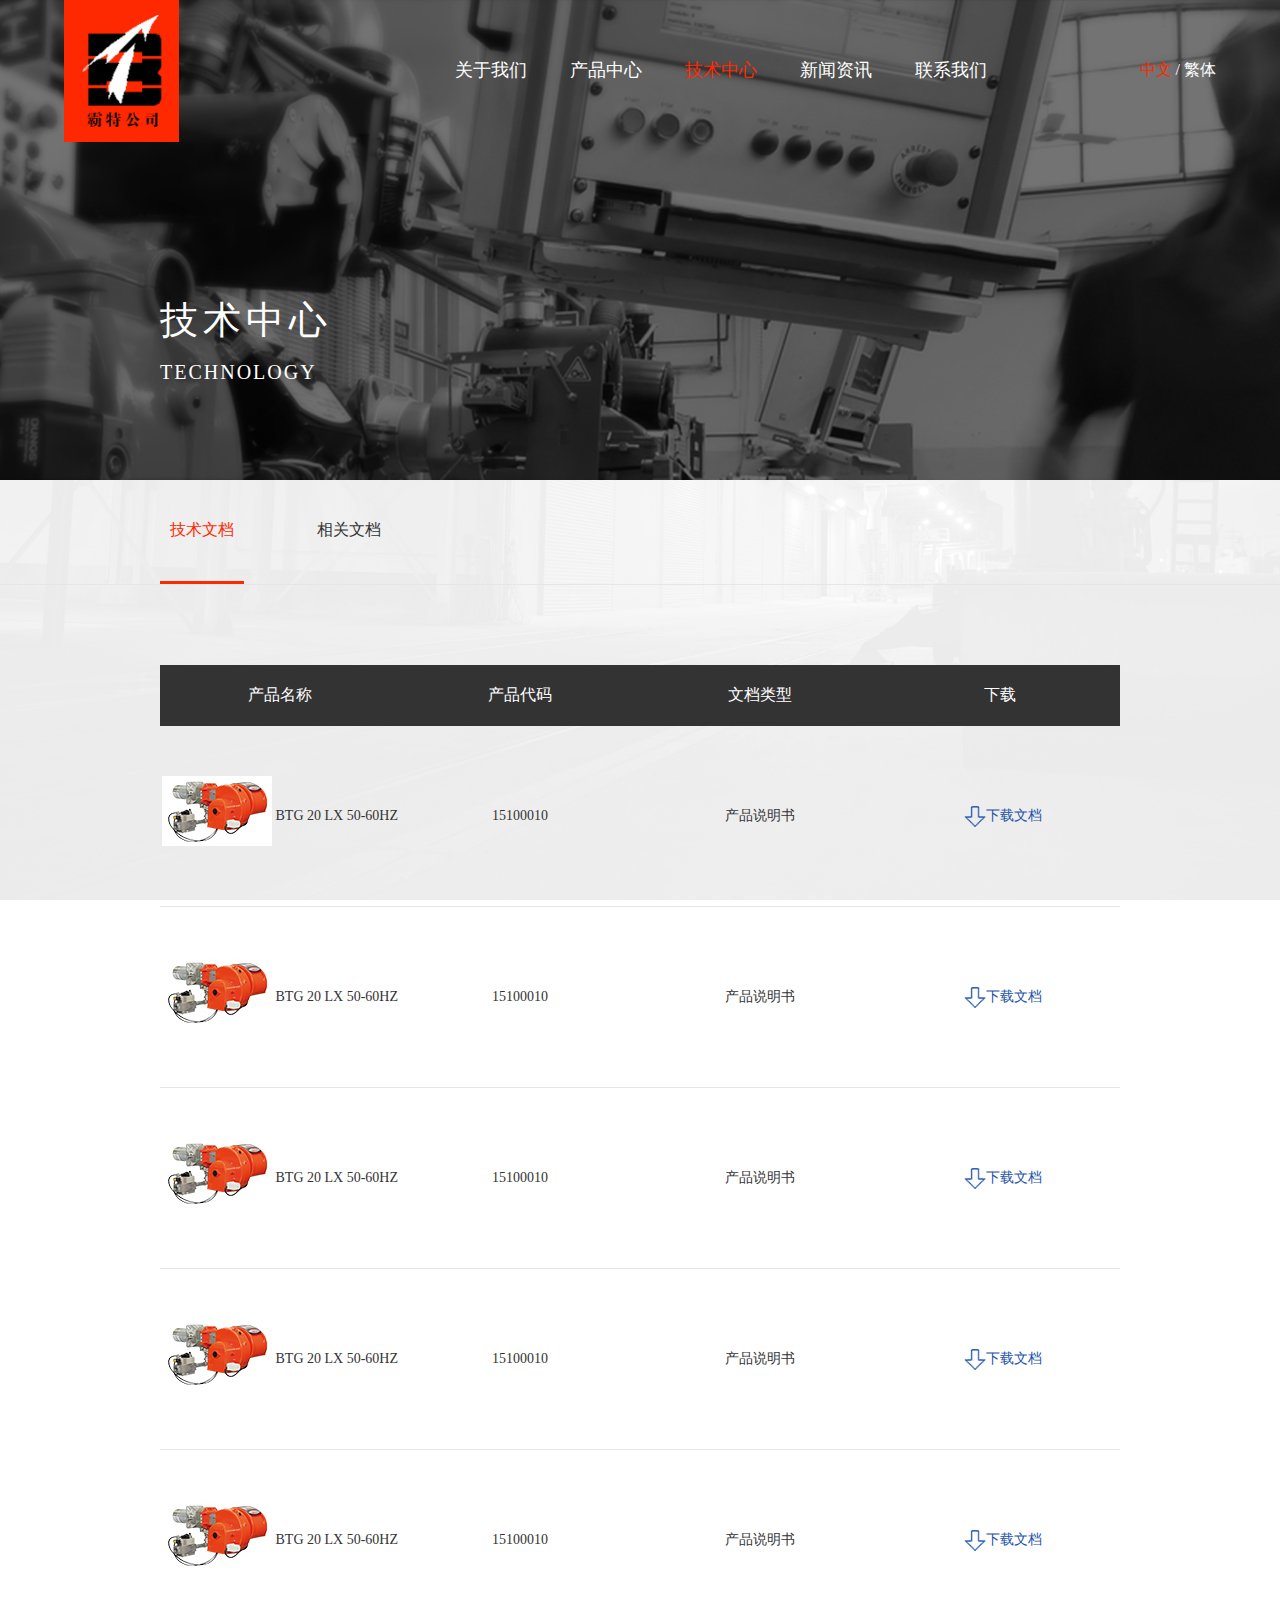
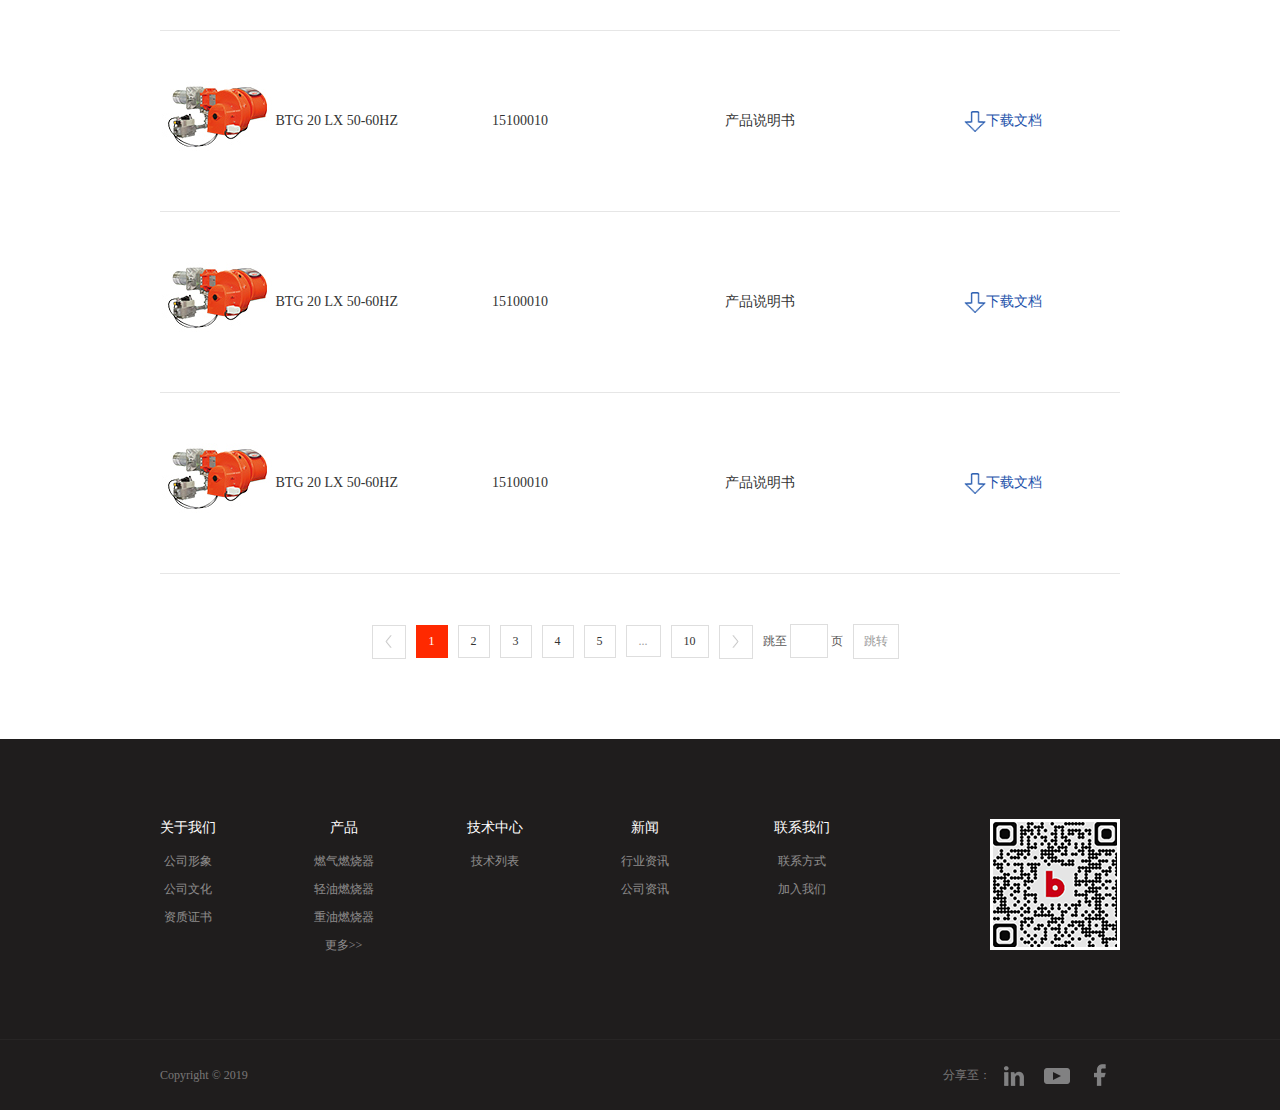
<file: skill-list.html>
<!DOCTYPE html>
<html lang="en">
<head>
    <meta charset="UTF-8">
    <meta http-equiv="X-UA-Compatible" content="IE=edge,chrome=1">
    <meta name="viewport" content="width=device-width,initial-scale=1, maximum-scale=1, user-scalable=no">
    <title>霸特</title>
    <link href="css/common.css" rel="stylesheet" type="text/css">
    <link href="css/layout.css" rel="stylesheet" type="text/css">
    <script src="js/jquery-1.8.3.min.js"></script>
    <script src="js/index.js"></script>
</head>
<body>
<!--头部、banner-->
<header>
    <div class="nav">
        <div class="topcon">
            <div class="navcon clearfix">
                <div class="logo fl"><a href="index.html"><img src="images/logo.jpg"></a> </div>
                <div class="navul fr">
                    <ul>
                        <li><a href="about-image.html"><span>关于我们</span></a> </li>
                        <li><a href="products-list.html"><span>产品中心</span></a> </li>
                        <li class="active"><a href="skill-list.html"><span>技术中心</span></a> </li>
                        <li><a href="news-list.html"><span>新闻资讯</span></a> </li>
                        <li><a href="contact.html"><span>联系我们</span></a> </li>
                        <li class="lan"><p><a href="#" class="active">中文</a> / <a href="#">繁体</a> </p></li>
                    </ul>
                </div>
                <div class="navico"><i></i></div>
                <div class="navul2">
                    <ul>
                        <li><a href="about-image.html">关于我们</a> </li>
                        <li><a href="products-list.html">产品中心</a> </li>
                        <li class="active"><a href="skill-list.html">技术中心</a> </li>
                        <li><a href="news-list.html">新闻资讯</a> </li>
                        <li><a href="contact.html">联系我们</a> </li>
                        <li class="lan"><p><a href="#" class="active">中文</a> / <a href="#">繁体</a> </p></li>
                    </ul>
                </div>
            </div>
        </div>
    </div>
    <div class="banner" style="background-image: url(images/techban.jpg)">
        <div class="container">
            <div class="bantxt">
                <h4>技术中心</h4>
                <p>technology</p>
            </div>
        </div>
    </div>
</header>


<div class="jsbg">
    <!--二级导航-->
    <div class="maincon xb">
        <div class="container">
            <div class="xbnav">
                <a href="skill-list.html" class="active">技术文档</a>
                <a href="skill-list.html">相关文档</a>
            </div>
        </div>
    </div>

    <div class="maincon pd">
        <div class="container">
            <div class="tech_til">
                <span class="pro_n">产品名称</span>
                <span class="ds">产品代码</span>
                <span class="ds">文档类型</span>
                <span class="download">下载</span>
            </div>
            <div class="tech_list">
                <ul>
                    <li>
                    <span class="pro_n">
                        <i><img src="images/techpic.jpg"></i>
                        <i>btg 20 lx 50-60hz</i>
                        <i class="gray-font">产品代码：15100010</i>
                        <i class="gray-font">文档类型：产品说明书</i>
                    </span>
                        <span class="ds">15100010</span>
                        <span class="ds">产品说明书</span>
                        <span class="download"><a href="#"> <b></b><em>下载文档</em></a></span>
                    </li>
                    <li>
                    <span class="pro_n">
                        <i><img src="images/techpic.jpg"></i>
                        <i>btg 20 lx 50-60hz</i>
                        <i class="gray-font">产品代码：15100010</i>
                        <i class="gray-font">文档类型：产品说明书</i>
                    </span>
                        <span class="ds">15100010</span>
                        <span class="ds">产品说明书</span>
                        <span class="download"><a href="#"> <b></b><em>下载文档</em></a></span>
                    </li>
                    <li>
                    <span class="pro_n">
                        <i><img src="images/techpic.jpg"></i>
                        <i>btg 20 lx 50-60hz</i>
                        <i class="gray-font">产品代码：15100010</i>
                        <i class="gray-font">文档类型：产品说明书</i>
                    </span>
                        <span class="ds">15100010</span>
                        <span class="ds">产品说明书</span>
                        <span class="download"><a href="#"> <b></b><em>下载文档</em></a></span>
                    </li>
                    <li>
                    <span class="pro_n">
                        <i><img src="images/techpic.jpg"></i>
                        <i>btg 20 lx 50-60hz</i>
                        <i class="gray-font">产品代码：15100010</i>
                        <i class="gray-font">文档类型：产品说明书</i>
                    </span>
                        <span class="ds">15100010</span>
                        <span class="ds">产品说明书</span>
                        <span class="download"><a href="#"> <b></b><em>下载文档</em></a></span>
                    </li>
                    <li>
                    <span class="pro_n">
                        <i><img src="images/techpic.jpg"></i>
                        <i>btg 20 lx 50-60hz</i>
                        <i class="gray-font">产品代码：15100010</i>
                        <i class="gray-font">文档类型：产品说明书</i>
                    </span>
                        <span class="ds">15100010</span>
                        <span class="ds">产品说明书</span>
                        <span class="download"><a href="#"> <b></b><em>下载文档</em></a></span>
                    </li>
                    <li>
                    <span class="pro_n">
                        <i><img src="images/techpic.jpg"></i>
                        <i>btg 20 lx 50-60hz</i>
                        <i class="gray-font">产品代码：15100010</i>
                        <i class="gray-font">文档类型：产品说明书</i>
                    </span>
                        <span class="ds">15100010</span>
                        <span class="ds">产品说明书</span>
                        <span class="download"><a href="#"> <b></b><em>下载文档</em></a></span>
                    </li>
                    <li>
                    <span class="pro_n">
                        <i><img src="images/techpic.jpg"></i>
                        <i>btg 20 lx 50-60hz</i>
                        <i class="gray-font">产品代码：15100010</i>
                        <i class="gray-font">文档类型：产品说明书</i>
                    </span>
                        <span class="ds">15100010</span>
                        <span class="ds">产品说明书</span>
                        <span class="download"><a href="#"> <b></b><em>下载文档</em></a></span>
                    </li>
                    <li>
                    <span class="pro_n">
                        <i><img src="images/techpic.jpg"></i>
                        <i>btg 20 lx 50-60hz</i>
                        <i class="gray-font">产品代码：15100010</i>
                        <i class="gray-font">文档类型：产品说明书</i>
                    </span>
                        <span class="ds">15100010</span>
                        <span class="ds">产品说明书</span>
                        <span class="download"><a href="#"> <b></b><em>下载文档</em></a></span>
                    </li>
                </ul>
            </div>
            <div class="pages">
                <ul>
                    <li class="seepage s1"><a href="#" ></a></li>
                    <li><a href="#" class="active">1</a> </li>
                    <li><a href="#">2</a> </li>
                    <li><a href="#">3</a> </li>
                    <li><a href="#">4</a> </li>
                    <li><a href="#">5</a> </li>
                    <li><i>...</i></li>
                    <li><a href="#">10</a> </li>
                    <li class="seepage s2"><a href="#"></a></li>
                    <li><p>跳至<span><input type="text"></span>页<a href="#" class="btn">跳转</a> </p></li>
                </ul>
            </div>
        </div>
    </div>
    <div class="jsbox"></div>
</div>






<!--尾部-->
<footer>
    <div class="foot pd">
        <div class="container clearfix">
            <div class="fleft">
                <ul>
                    <li>
                        <dl>
                            <dt>关于我们</dt>
                            <dd>
                                <p><a href="about-image.html">公司形象</a> </p>
                                <p><a href="about-culture.html">公司文化</a> </p>
                                <p><a href="about-qualifications.html">资质证书</a> </p>
                            </dd>
                        </dl>
                    </li>
                    <li>
                        <dl>
                            <dt>产品</dt>
                            <dd>
                                <p><a href="products-detail.html">燃气燃烧器</a> </p>
                                <p><a href="products-detail.html">轻油燃烧器</a> </p>
                                <p><a href="products-detail.html">重油燃烧器</a> </p>
                                <p><a href="products-list.html">更多>></a> </p>
                            </dd>
                        </dl>
                    </li>
                    <li>
                        <dl>
                            <dt>技术中心</dt>
                            <dd>
                                <p><a href="skill-list.html">技术列表</a> </p>
                            </dd>
                        </dl>
                    </li>
                    <li>
                        <dl>
                            <dt>新闻</dt>
                            <dd>
                                <p><a href="news-list.html">行业资讯</a> </p>
                                <p><a href="news-list.html">公司资讯</a> </p>
                            </dd>
                        </dl>
                    </li>
                    <li>
                        <dl>
                            <dt>联系我们</dt>
                            <dd>
                                <p><a href="contact.html">联系方式</a> </p>
                                <p><a href="contact-join.html">加入我们</a> </p>
                            </dd>
                        </dl>
                    </li>
                </ul>
            </div>
            <div class="code"><img src="images/icon/code.png"></div>
        </div>
    </div>
    <div class="copyright">
        <div class="container">
            <div class="c_txt clearfix">
                <span>
                    <em>分享至：</em>
                    <a href="#" style="background-image: url(images/icon/in.png)"></a>
                    <a href="#" style="background-image: url(images/icon/youtube.png)"></a>
                    <a href="#" style="background-image: url(images/icon/facebook.png)"></a>
                </span>
                <p>Copyright © 2019</p>
            </div>
        </div>
    </div>
</footer>

</body>
</html>
</file>
<file: css/common.css>
@charset "utf-8";
* {margin: 0;padding: 0;outline: none;}
*:not(input,textarea) {-webkit-touch-callout: inherit;-webkit-user-select: auto;}
body {overflow-x: hidden; width: 100%;font:normal 12px  '微软雅黑', 'SimSun', '宋体', 'Heiti', '黑体', 'sans-serif';color: #595757;-webkit-touch-callout: inherit ;-webkit-user-select: auto ;background:#fff;}
a {color: #595757;text-decoration: none;-webkit-tap-highlight-color: rgba(0, 0, 0, 0);transition:all 0.3s;}
a:hover {text-decoration: none;color:#333;}
button,input,select,textarea {font-size: 100%;margin: 0;padding: 0;outline: none;font:normal 12px '微软雅黑', 'SimSun', '宋体', 'Heiti', '黑体', 'sans-serif';}
table{width:100%;border-collapse:collapse;border-spacing:1;border-spacing:0;}
textarea,input {resize: none;outline: none;}
textarea {resize: none;-webkit-appearance: none;}
ul,ol,li {list-style: none;}
i,em {font-style: normal;}
img{ border:none;display: block;}
.clearfix:before, .clearfix:after {content:"";display:table;}
.clearfix:after{clear:both;overflow:hidden;}
.clearfix{zoom:1;}
.clear{ clear:both;}
@media (max-width:750px){
    img{max-width: 100%;height: auto;}
}
img{max-width: 100%;height: auto;}
.clear{clear: both;}
.fl{float:left; }
.fr{float:right; }
.graybg{background: #f5f5f5;}
.backbg{background: #1e1e1e;}
.pd{padding: 80px 0;}
.container{ width:100%; margin:0 auto; z-index: 1;}



/*头部导航*/
header{position: relative;}
.nav{position: absolute;width: 100%; left: 0;top:0;z-index: 3;}
.topcon{width: 90%;margin: 0 auto;}
.navcon{position: relative;}
.logo{position: absolute;left: 0;top:0;}
.logo a{display: block;width: 115px;}
.logo a img{width: 100%;height: auto;}
.navul{margin-top: 30px;}
.navul ul{display: inline-block;vertical-align: middle;}
.navul ul li{display: inline-block;vertical-align: middle;}
.navul ul li>a{display:block;padding: 30px 20px;color:#fff;font-size: 18px;line-height: 20px;}
.navul ul li:hover>a,.navul ul li.active>a {color:#ff2900; }
.navul ul li.lan{margin-left: 130px;}
.navul ul li p{color:#fff;font-size: 16px;}
.navul ul li p a{font-size: 16px;color:#fff;}
.navul ul li p a.active,.navul ul li p a:hover{color:#ff2900;}
.navul2{display: none;}
.navico{cursor: pointer; position: absolute;right: 0;top:50%;transform:translateY(-50%);z-index: 8;}
.navico i{display:none;width: 25px;height: 25px;background: url("../images/icon/navico.png") no-repeat center;background-size: 23px;padding: 5px;}
.navico.active{z-index: 10;}
.navico.active i{background: url("../images/icon/close.png") no-repeat center;background-size: 23px;}


/*尾部*/
footer{background: #1f1d1d;}
.fleft{float: left;width: 80%;}
.fleft ul{font-size: 0;}
.fleft ul li{display: inline-block;width: 20%;text-align: left;}
.fleft ul li dl{display: inline-block;text-align: center;color:#fff;vertical-align: top;}
.fleft ul li dl dt{font-size: 14px;margin-bottom: 10px;}
.fleft ul li dl dd a{display: block; color:rgba(255,255,255,0.5);font-size: 12px;line-height: 28px;transition: none;}
.fleft ul li dl dd a:hover{color:#ff2900;}
.code{width: 20%;float: right;text-align: right;}
.code img{display: inline-block;}
.copyright{border-top: 1px solid rgba(255,255,255,0.04);padding: 20px 0;}
.c_txt p{float: left;color:rgba(255,255,255,0.4);line-height: 30px;}
.c_txt span{display: block;float: right;}
.c_txt span em{display: inline-block;color:rgba(255,255,255,0.4);vertical-align: middle;}
.c_txt span a{display: inline-block; vertical-align: middle;width: 30px;height: 30px;background-size: contain;background-repeat: no-repeat;background-position: center;margin: 0 5px;}


@media (min-width:1280px) { .container{ width:1180px;}  }
@media (max-width:1280px){ .container{ width:960px;}
}
@media (max-width:992px){ .container{ width:98%;}
    .pd{padding: 50px 0;}
    /*头部导航*/
    .logo a{width: 100px;}
    .navcon{height: 124px;}
    .navul{display: none;}
    .navico i {  display: block;  width: 40px;  height: 40px;  background-size: 40px;  }
    .navico.active i{background-size: 40px;}
    .navul2{display: none;  position: fixed;  left: 0;  top: 0;  width: 100%;  height: 100%;  background: rgba(0,0,0,0.8);float: none;z-index: 9;}
    .navul2 ul{position: absolute;  left: 0;  top: 50%;  width: 100%;  transform: translateY(-50%);}
    .navul2 ul li{margin: 10px 0; text-align: center;  }
    .navul2 ul li>a{display: block; font-size: 28px;color: #fff; padding: 10px 0; border-top:none;border-bottom:2px solid transparent; }
    .navul2 ul li:hover>a,.navul2 ul li.active>a{ border-top: none;border-bottom:2px solid #ff2900;color:#ff2900; }
    .navul2 ul li.lan p a{color:rgba(255,255,255,0.7);font-size: 22px;}
    .navul2 ul li.lan p a.active{color:#ff2900;}
}
@media (max-width:750px) { .container {  width: 94%;  }
    .pd{padding: 30px 0;}
    /*头部导航*/
    .navcon{height: 74px;}
    .logo a{width: 60px;}
    .navico i{width: 35px;height: 35px;background-size: 35px;}
    .navico.active i{background-size: 30px;}
    .navul2 ul li a{font-size: 18px;}
    .navul2 ul li.lan p a{font-size: 14px;}

    /*尾部*/
    .fleft{float: none;width: 100%;display: none;}
    .fleft ul{text-align: center;}
    .fleft ul li{width: 33%;text-align: center;margin-bottom: 20px;}
    .code{width: 40%;text-align: center;margin: 0 auto;float: none;}
    .c_txt span{text-align: center;float: none;}
    .c_txt p{text-align: center;float: none;line-height: 25px;margin-top: 15px;}

}
</file>
<file: css/bootslider.css>
/*
    Plugin: Bootslider
    Plugin Website: http://themes.grozav.com/bootslider

    Author: Alex GROZAV
    Author Website: http://grozav.com
*/
/* Custom Styling */
.bootslider {
  margin-bottom: 50px; }
  .bootslider .bs-controls {
    margin-top: 50px;
    margin-bottom: 50px; }
  .bootslider:hover {
    cursor: move; }

.bootslider-variableheight {
  margin-bottom: 0px; }
  .bootslider-variableheight .bs-controls {
    margin-top: 0px;
    margin-bottom: 0px; }
  .bootslider-variableheight:hover {
    cursor: move; }

/* Base Functionality Styling */
.bootslider {
  zoom: 1;
  z-index: 1;
  display: block;
  position: relative;
  overflow: hidden;
  width: 100%; }
  .bootslider:before, .bootslider:after {
    content: "\0020";
    display: block;
    height: 0;
    overflow: hidden; }
  .bootslider:after {
    clear: both; }
  .bootslider .bs-loader {
    width: 100%;
    height: 100%;
    position: absolute;
    top: 0;
    left: 0;
    z-index: 999;
    background: #000;
    display: block; }
    .bootslider .bs-loader #loader {
      position: absolute;
      left: 50%;
      top: 50%;
      margin-left: -15px;
      margin-top: -15px; }
  .bootslider .bs-container {
    display: block;
    position: relative;
    overflow: hidden; }
    .bootslider .bs-container .bs-slide {
      width: 100%;
      z-index: 0;
      top: 0;
      left: 0;
      margin: 0;
      display: none;
      position: relative; }
      .bootslider .bs-container .bs-slide .bs-foreground {
        top: 0;
        left: 0;
        margin: 0;
        z-index: 3;
        width: 100%;
        height: 100%;
        position: absolute; }
        .bootslider .bs-container .bs-slide .bs-foreground [data-animate-in] {
          display: none; }
        .bootslider .bs-container .bs-slide .bs-foreground [data-animate-in].visible {
          display: block; }
        .bootslider .bs-container .bs-slide .bs-foreground iframe {
          z-index: 10; }
        .bootslider .bs-container .bs-slide .bs-foreground .bs-video-fullscreen {
          top: 0;
          left: 0;
          width: 100%;
          margin: 0;
          padding: 0; }
      .bootslider .bs-container .bs-slide .bs-background {
        top: 0;
        left: 0;
        margin: 0;
        z-index: 2;
        width: 100%;
        position: relative; }
        .bootslider .bs-container .bs-slide .bs-background img {
          display: block;
          width: 100%;
          height: auto; }
        .bootslider .bs-container .bs-slide .bs-background img.bs-layer, .bootslider .bs-container .bs-slide .bs-background .bs-layer {
          display: block;
          position: absolute;
          z-index: 2; }
    .bootslider .bs-container .bs-slide.active {
      z-index: 1; }
    .bootslider .bs-container .bs-slide.visible {
      display: block; }
  .bootslider .bs-progress {
    height: 5px; }
  .bootslider .bs-thumbnails {
    width: 100%;
    display: block;
    position: relative; }
    .bootslider .bs-thumbnails ul {
      margin: 0;
      padding: 0;
      position: relative;
      background: #000; }
      .bootslider .bs-thumbnails ul .bs-thumbnail {
        float: left;
        display: block;
        position: relative;
        margin: 0;
        background: #000;
        z-index: 0; }
        .bootslider .bs-thumbnails ul .bs-thumbnail img {
          width: 100%;
          height: auto;
          filter: alpha(opacity=30);
          -moz-opacity: 0.3;
          -khtml-opacity: 0.3;
          opacity: 0.3; }
      .bootslider .bs-thumbnails ul .active img {
        filter: alpha(opacity=100);
        -moz-opacity: 1;
        -khtml-opacity: 1;
        opacity: 1; }
  .bootslider .bs-pagination .pagination {
    margin: 20px 0 20px 0; }
  .bootslider .bs-pagination .active a {
    z-index: 0;
    background: #e74c3c;
    border-color: #e74c3c; }
  .bootslider .bs-pagination .active a:hover {
    color: #fff; }
  .bootslider .bs-pagination a:hover {
    color: #e74c3c; }
  .bootslider .bs-next {
    z-index: 5; }
  .bootslider .bs-prev {
    z-index: 5; }

.bootslider-variableheight {
  overflow: auto; }
  .bootslider-variableheight .bs-container .bs-slide {
    overflow: hidden; }
    .bootslider-variableheight .bs-container .bs-slide .bs-background {
      overflow: hidden;
      display: block;
      width: 100%;
      height: 100%; }
      .bootslider-variableheight .bs-container .bs-slide .bs-background img.fullheight {
        }
      .bootslider-variableheight .bs-container .bs-slide .bs-background img.fullwidth {
       }

.bootslider-content .bs-container .bs-slide .bs-foreground {
  margin: 0;
  z-index: 3;
  width: 100%;
  height: auto;
  position: relative; }
.bootslider-content .bs-container .bs-slide .bs-background {
  overflow: hidden !important;
  position: absolute;
  width: 100%;
  height: 100%;
  display: block; }
.bootslider-content .bs-progress {
  bottom: 0;
  left: 0;
  position: absolute !important;
  margin: 0;
  width: 100%;
  z-index: 999; }

.bs-parallax {
  position: absolute;
  width: 100%;
  height: 300%;
  top: 0;
  left: 0;
  z-index: 3;
  -webkit-background-size: cover;
  -moz-background-size: cover;
  -o-background-size: cover;
  background-size: cover; }

/* 
Helper Classes
================================
*/
.bg-turquoise {
  background-color: #1abc9c;
  -webkit-transition: all 0.5s ease;
  -moz-transition: all 0.5s ease;
  -o-transition: all 0.5s ease;
  transition: all 0.5s ease; }

a:hover.bg-turquoise {
  background-color: #17a689; }

.text-turquoise, .text-turquoise * {
  color: #1abc9c; }

.bg-green-sea {
  background-color: #16a085;
  -webkit-transition: all 0.5s ease;
  -moz-transition: all 0.5s ease;
  -o-transition: all 0.5s ease;
  transition: all 0.5s ease; }

a:hover.bg-green-sea {
  background-color: #138a72; }

.text-green-sea, .text-green-sea * {
  color: #16a085; }

.bg-emerald {
  background-color: #2ecc71;
  -webkit-transition: all 0.5s ease;
  -moz-transition: all 0.5s ease;
  -o-transition: all 0.5s ease;
  transition: all 0.5s ease; }

a:hover.bg-emerald {
  background-color: #29b765; }

.text-emerald, .text-emerald * {
  color: #2ecc71; }

.bg-nephritis {
  background-color: #27ae60;
  -webkit-transition: all 0.5s ease;
  -moz-transition: all 0.5s ease;
  -o-transition: all 0.5s ease;
  transition: all 0.5s ease; }

a:hover.bg-nephritis {
  background-color: #229955; }

.text-nephritis, .text-nephritis * {
  color: #27ae60; }

.bg-peter-river {
  background-color: #3498db;
  -webkit-transition: all 0.5s ease;
  -moz-transition: all 0.5s ease;
  -o-transition: all 0.5s ease;
  transition: all 0.5s ease; }

a:hover.bg-peter-river {
  background-color: #258cd1; }

.text-peter-river, .text-peter-river * {
  color: #3498db; }

.bg-belize-hole {
  background-color: #2980b9;
  -webkit-transition: all 0.5s ease;
  -moz-transition: all 0.5s ease;
  -o-transition: all 0.5s ease;
  transition: all 0.5s ease; }

a:hover.bg-belize-hole {
  background-color: #2472a4; }

.text-belize-hole, .text-belize-hole * {
  color: #2980b9; }

.bg-amethyst {
  background-color: #9b59b6;
  -webkit-transition: all 0.5s ease;
  -moz-transition: all 0.5s ease;
  -o-transition: all 0.5s ease;
  transition: all 0.5s ease; }

a:hover.bg-amethyst {
  background-color: #8f4bab; }

.text-amethyst, .text-amethyst * {
  color: #9b59b6; }

.bg-wisteria {
  background-color: #8e44ad;
  -webkit-transition: all 0.5s ease;
  -moz-transition: all 0.5s ease;
  -o-transition: all 0.5s ease;
  transition: all 0.5s ease; }

a:hover.bg-wisteria {
  background-color: #7f3d9b; }

.text-wisteria, .text-wisteria * {
  color: #8e44ad; }

.bg-wet-ashpalt {
  background-color: #34495e;
  -webkit-transition: all 0.5s ease;
  -moz-transition: all 0.5s ease;
  -o-transition: all 0.5s ease;
  transition: all 0.5s ease; }

a:hover.bg-wet-ashpalt {
  background-color: #2b3c4e; }

.text-wet-ashpalt, .text-wet-ashpalt * {
  color: #34495e; }

.bg-midnight-blue {
  background-color: #2c3e50;
  -webkit-transition: all 0.5s ease;
  -moz-transition: all 0.5s ease;
  -o-transition: all 0.5s ease;
  transition: all 0.5s ease; }

a:hover.bg-midnight-blue {
  background-color: #233140; }

.text-midnight-blue, .text-midnight-blue * {
  color: #2c3e50; }

.bg-sun-flower {
  background-color: #f1c40f;
  -webkit-transition: all 0.5s ease;
  -moz-transition: all 0.5s ease;
  -o-transition: all 0.5s ease;
  transition: all 0.5s ease; }

a:hover.bg-sun-flower {
  background-color: #dab10d; }

.text-sun-flower, .text-sun-flower * {
  color: #f1c40f; }

.bg-orange {
  background-color: #f39c12;
  -webkit-transition: all 0.5s ease;
  -moz-transition: all 0.5s ease;
  -o-transition: all 0.5s ease;
  transition: all 0.5s ease; }

a:hover.bg-orange {
  background-color: #e08e0b; }

.text-orange, .text-orange * {
  color: #f39c12; }

.bg-carrot {
  background-color: #e67e22;
  -webkit-transition: all 0.5s ease;
  -moz-transition: all 0.5s ease;
  -o-transition: all 0.5s ease;
  transition: all 0.5s ease; }

a:hover.bg-carrot {
  background-color: #d67118; }

.text-carrot, .text-carrot * {
  color: #e67e22; }

.bg-pumpkin {
  background-color: #d35400;
  -webkit-transition: all 0.5s ease;
  -moz-transition: all 0.5s ease;
  -o-transition: all 0.5s ease;
  transition: all 0.5s ease; }

a:hover.bg-pumpkin {
  background-color: #b94a00; }

.text-pumpkin, .text-pumpkin * {
  color: #d35400; }

.bg-alizarin {
  background-color: #e74c3c;
  -webkit-transition: all 0.5s ease;
  -moz-transition: all 0.5s ease;
  -o-transition: all 0.5s ease;
  transition: all 0.5s ease; }

a:hover.bg-alizarin {
  background-color: #e43725; }

.text-alizarin, .text-alizarin * {
  color: #e74c3c; }

.bg-pomegranate {
  background-color: #c0392b;
  -webkit-transition: all 0.5s ease;
  -moz-transition: all 0.5s ease;
  -o-transition: all 0.5s ease;
  transition: all 0.5s ease; }

a:hover.bg-pomegranate {
  background-color: #ab3326; }

.text-pomegranate, .text-pomegranate * {
  color: #c0392b; }

.bg-clouds {
  background-color: #ecf0f1;
  -webkit-transition: all 0.5s ease;
  -moz-transition: all 0.5s ease;
  -o-transition: all 0.5s ease;
  transition: all 0.5s ease; }

a:hover.bg-clouds {
  background-color: #dde4e6; }

.text-clouds, .text-clouds * {
  color: #ecf0f1; }

.bg-silver {
  background-color: #bdc3c7;
  -webkit-transition: all 0.5s ease;
  -moz-transition: all 0.5s ease;
  -o-transition: all 0.5s ease;
  transition: all 0.5s ease; }

a:hover.bg-silver {
  background-color: #afb6bb; }

.text-silver, .text-silver * {
  color: #bdc3c7; }

.bg-concrete {
  background-color: #95a5a6;
  -webkit-transition: all 0.5s ease;
  -moz-transition: all 0.5s ease;
  -o-transition: all 0.5s ease;
  transition: all 0.5s ease; }

a:hover.bg-concrete {
  background-color: #87999a; }

.text-concrete, .text-concrete * {
  color: #95a5a6; }

.bg-asbestos {
  background-color: #7f8c8d;
  -webkit-transition: all 0.5s ease;
  -moz-transition: all 0.5s ease;
  -o-transition: all 0.5s ease;
  transition: all 0.5s ease; }

a:hover.bg-asbestos {
  background-color: #727f80; }

.text-asbestos, .text-asbestos * {
  color: #7f8c8d; }

.bg-white {
  background-color: white;
  -webkit-transition: all 0.5s ease;
  -moz-transition: all 0.5s ease;
  -o-transition: all 0.5s ease;
  transition: all 0.5s ease; }

a:hover.bg-white {
  background-color: #f2f2f2; }

.text-white, .text-white * {
  color: white; }

.bg-black {
  background-color: black;
  -webkit-transition: all 0.5s ease;
  -moz-transition: all 0.5s ease;
  -o-transition: all 0.5s ease;
  transition: all 0.5s ease; }

a:hover.bg-black {
  background-color: black; }

.text-black, .text-black * {
  color: black; }

.bg-custom {
  background-color: #123123;
  -webkit-transition: all 0.5s ease;
  -moz-transition: all 0.5s ease;
  -o-transition: all 0.5s ease;
  transition: all 0.5s ease; }

a:hover.bg-custom {
  background-color: #0b1e16; }

.text-custom, .text-custom * {
  color: #123123; }

.bs-absolute {
  position: absolute; }

.bs-margin-none {
  margin: 0; }

.bs-margin-top-none {
  margin-top: 0; }

.bs-margin-bottom-none {
  margin-bottom: 0; }

.bs-margin-left-none {
  margin-left: 0; }

.bs-margin-right-none {
  margin-right: 0; }

.bs-margin {
  margin: 20px; }

.bs-margin-top {
  margin-top: 20px; }

.bs-margin-bottom {
  margin-bottom: 20px; }

.bs-margin-left {
  margin-left: 20px; }

.bs-margin-right {
  margin-right: 20px; }

.bs-padding-none {
  padding: 0; }

.bs-padding-top-none {
  padding-top: 0; }

.bs-padding-bottom-none {
  padding-bottom: 0; }

.bs-padding-left-none {
  padding-left: 0; }

.bs-padding-right-none {
  padding-right: 0; }

.bs-padding {
  padding: 20px; }

.bs-padding-top {
  padding-top: 20px; }

.bs-padding-bottom {
  padding-bottom: 20px; }

.bs-padding-left {
  padding-left: 20px; }

.bs-padding-right {
  padding-right: 20px; }

.bs-vertical-center {
  position: absolute;
  top: 50%;
  -webkit-transform: translateY(-50%);
  -moz-transform: translateY(-50%);
  -ms-transform: translateY(-50%);
  -o-transform: translateY(-50%);
  transform: translateY(-50%); }

.fullwidth {
  width: 100%; }

.fullheight {
  height: 100%; }

.color-test {
  height: 50px;
  width: 100%;
  display: block;
  line-height: 50px;
  color: #fff; }
</file>
<file: css/index.css>
@charset "utf-8";
/*banner*/
.banner{position: relative;width: 100%;height: auto;overflow: hidden;}
.bootslider .bs-container{height: 100%;}
.bootslider .bs-container .bs-slide{height: 100%;}
.bootslider .bs-container .bs-slide .bs-background{height: 100%;}
.bootslider-variableheight .bs-container .bs-slide .bs-background img.fullwidth,
.bootslider-variableheight .bs-container .bs-slide .bs-background img.fullheight,
.bootslider-variableheight .bs-container .bs-slide .bs-background img{
    max-width: none !important;
    position: absolute;
}
.bootslider-variableheight{overflow: hidden;}
.bs-foreground .container{position: relative;height: 100%;}
.bs-foreground .propic{position: absolute;right: 0;top:30%;width: 55%;z-index: -1;}
.bs-foreground .propic>img{width: 100%;}
.bs-foreground .row{text-align: left;position: absolute;top: 50%;left: 50%;transform: translate(-50%,-50%);width: 100%;height:50%;color:#fff;}
.slide-til,.slide-til2{margin-bottom: 60px;color:#fff;}
.slide-til span{font-size: 70px;font-weight: bolder;display: block;}
.slide-til p{font-size: 30px;margin-top: 5px;}
.slide-til i{display: inline-block;width: 40px;height: 5px;background: #fff;margin-top: 15px;}
.slide-til2 h2{font-size: 50px;font-weight: bolder;}
.slide-til2 h4{font-size: 30px;font-weight: normal;}
.slide-btn{cursor: pointer; display: inline-block;border: 2px solid #fff;padding: 12px 40px 12px 20px;font-size: 16px;color:#fff;background: url("../images/icon/btn_r.png") no-repeat 90% center; text-transform: uppercase;}
.slide-btn:hover{color:#fff;}
.bs-pagination{width: 90%;  position: absolute;  bottom: 20%;  left: 50%;  transform: translateX(-50%);text-align: right;z-index: 1;}
.pagination{display: inline-block;font-size: 0;}
.pagination li{margin:8px 0;text-align: right;}
.pagination li a{display: inline-block;background: #fff;width: 12px;height: 2px;font-size: 0;}
.bootslider .bs-pagination .active a{z-index: 1;background: #ff2900;width: 18px;}
.key_num p{display: inline-block;font-size: 20px;color:#fff;}
.key_num i{color:#fff;}
.key_num span{color:#ff2900;}
/*左右按钮样式及放置位置*/
.btn-group a{font-size: 0;}
.bootslider .bs-next{opacity: 0; transition: all 0.5s; width: 70px;height: 70px;background: url("../images/icon/b_right.png") no-repeat center;background-size: 45px; position: absolute;right: 10px;top:50%;  -webkit-transform: translateY(-50%);  -moz-transform: translateY(-50%);  -ms-transform: translateY(-50%);  -o-transform: translateY(-50%);  transform: translateY(-50%);transition: all 0.3s;z-index: 2;}
.bootslider .bs-prev{opacity: 0; transition: all 0.5s;  width: 70px;height: 70px;background: url("../images/icon/b_left.png") no-repeat center;background-size: 45px; position: absolute;left: 10px;top:50%;  -webkit-transform: translateY(-50%);  -moz-transform: translateY(-50%);  -ms-transform: translateY(-50%);  -o-transform: translateY(-50%);  transform: translateY(-50%);transition: all 0.3s;z-index: 2;}
.bootslider:hover .bs-prev,.bootslider:hover .bs-next{opacity: 1;}

/*产品*/
.procon,.swiper-fl{padding: 80px 0;}
.swiper-fl{display: none;}
.procon ul{font-size: 0;}
.procon ul li{display: inline-block;width: 20%;}
.procon ul li a,.swiper-fl .swiper-slide a{display: block;text-align: center;font-size: 16px;color:#333;border-left:1px solid #e9e9e9;border-right:1px solid #e9e9e9;margin-right: -1px;}
.procon ul li a>i,.swiper-fl .swiper-slide a>i{display: inline-block;width: 115px;height: 115px;background-repeat: no-repeat;background-position: center;background-size: contain;transition:all 0.5s;}
.procon ul li a:hover>i,.swiper-fl .swiper-slide a:hover>i{transform:translateY(-8px);}
.procon ul li a>i.i1,.swiper-fl .swiper-slide a>i.i1{background-image: url("../images/icon/index_ico01.png")}
.procon ul li a>i.i2,.swiper-fl .swiper-slide a>i.i2{background-image: url("../images/icon/index_ico02.png")}
.procon ul li a>i.i3,.swiper-fl .swiper-slide a>i.i3{background-image: url("../images/icon/index_ico03.png")}
.procon ul li a>i.i4,.swiper-fl .swiper-slide a>i.i4{background-image: url("../images/icon/index_ico04.png")}
.procon ul li a>i.i5,.swiper-fl .swiper-slide a>i.i5{background-image: url("../images/icon/index_ico05.png")}
.procon ul li a:hover>i.i1,.swiper-fl .swiper-slide a:hover>i.i1{background-image: url("../images/icon/index_ico09.png")}
.procon ul li a:hover>i.i2,.swiper-fl .swiper-slide a:hover>i.i2{background-image: url("../images/icon/index_ico10.png")}
.procon ul li a:hover>i.i3,.swiper-fl .swiper-slide a:hover>i.i3{background-image: url("../images/icon/index_ico11.png")}
.procon ul li a:hover>i.i4,.swiper-fl .swiper-slide a:hover>i.i4{background-image: url("../images/icon/index_ico12.png")}
.procon ul li a:hover>i.i5,.swiper-fl .swiper-slide a:hover>i.i5{background-image: url("../images/icon/index_ico13.png")}
.procon ul li a:hover>p,.swiper-fl .swiper-slide a:hover>p{color:#ff2900;}

/*关于霸特*/
.ab.pd{padding-bottom: 0;}
.title{color:#333;text-align: center;margin-bottom: 65px;}
.title span{display: block;font-weight: lighter;font-size: 28px;text-transform: uppercase;margin-bottom: 10px;letter-spacing:10px;}
.title p{font-size: 24px;letter-spacing:5px;}
.abcon{background: #ff2900;position: relative;}
.ableft{width: 50%;}
.abtxt{padding-right: 120px;color:#fff;}
.abtxt span,.vetil span{display: block;font-size: 18px;text-transform: uppercase;margin-bottom: 15px;font-weight: lighter;letter-spacing: 5px;}
.abtxt i,.vetil i{display: inline-block;width: 40px;height: 1px;background: #fff;margin-bottom: 25px;}
.abtxt p{font-size: 18px;line-height: 30px;}
.abtxt a{display: inline-block;border:1px solid #fff;height:30px;width: 120px;margin-top:30px;background: url("../images/icon/ab_btn.png") no-repeat center;transition: all 0.6s;}
.abtxt a:hover{background: url("../images/icon/ab_btn.png") no-repeat 65% center;}
.abvideo{width: 50%;position: absolute;top:0;bottom:0;right: 0;background: url("../images/index_pic06.jpg") no-repeat center;background-size: cover;}
.abvideo.bgback{background: #333;}
.abvideo .maincon{position: relative;height: 100%;}
.vetil{padding-left: 120px;color:#fff;}
.play{cursor: pointer; position: absolute;top:50%;left:50%;transform:translate(-50%,-50%);text-align: center;}
.play a{display:block;width: 60px;height: 60px;background: url("../images/icon/play.png") no-repeat center;background-size: contain;}
.play p{text-transform: uppercase;font-size: 18px;color:#fff;margin-top: 10px;font-weight: lighter;letter-spacing: 5px;}

/*百得资讯*/
.news{overflow: hidden;}
.newsdl{width: 103%;margin-bottom: 50px;}
.newsdl a{display: block;width: 22%;margin-right: 3%;float: left;margin-bottom: 20px;}
.newsdl a dl dt{margin-bottom: 20px;overflow: hidden;}
.newsdl a dl dt img{width: 100%;transition: all 0.5s;}
.newsdl a dl dd{padding: 0 4px;}
.newsdl a dl dd span{display: block; font-size: 16px;color:#333;margin-bottom: 5px;word-break:break-all;  display:-webkit-box; -webkit-line-clamp:1;  -webkit-box-orient:vertical;  overflow:hidden;}
.newsdl a dl dd p{font-size: 12px;color:#999;line-height: 22px;margin-bottom: 10px; word-break:break-all;  display:-webkit-box; -webkit-line-clamp:2;  -webkit-box-orient:vertical;  overflow:hidden;}
.newsdl a dl dd i{display:inline-block;border: 1px solid #c9c9c9;font-size: 12px;color:#999; padding: 5px 10px;}
.newsdl a:hover dl dt img{transform:scale(1.2);}
.newsdl a:hover dl dd span{color:#ff2900;}
.n_more{text-align: center;}
.n_more a{display: inline-block;border: 2px solid #ff2900;color:#ff2900;padding: 10px 50px;font-size: 16px;}
.n_more a:hover{background: #ff2900;color:#fff;}

/*百得优势*/
.advbg{background: url("../images/index_pic05.jpg") no-repeat center;background-size: cover;background-attachment: fixed;}
.title.wh{color:#fff;}
.adv{overflow: hidden;}
.adv ul{width: 105%;}
.adv ul li{float: left;width: 29%;margin-right: 4%;background: #ff3c00;color:#fff;height: 480px;position: relative;}
.adv ul li .advli{width: 100%;height: 100%;}
.adv ul li .advcon{padding: 45px;text-align: center;}
.advcon i{display: inline-block;width: 110px;height: 110px;background-position: center;background-repeat: no-repeat; background-size: contain;transition: all 0.5s;}
.adv ul li:hover .advcon i{transform: rotateY(180deg);}
.advcon h4{font-size: 22px;color:#fff;font-weight: normal;margin-top: 20px;}
.advcon h4 em{width: 30px;height: 2px;background: #fff;display: block;margin: 0 auto;margin-top: 20px;}
.advcon p{font-size: 14px;line-height: 25px;margin-top: 40px;transition: all 0.5s; -webkit-backface-visibility: hidden; backface-visibility: hidden;}
.adv ul li:hover .advcon p{margin-top: 30px;}

/*百得全球*/
.map img{width: 100%;}

/*联系*/
.contact{overflow: hidden;}
.contact ul{width: 105%;}
.contact ul li{float: left;width:29%;margin-right: 4%;}
.contact ul li.li1{background: #ff3c00;}
.contact ul li.li2{background: #333;}
.contact ul li.li3{background: #ff9000;}
.contact ul li a{display: block;text-align: center;color:#fff;padding: 35px 0;}
.contact ul li a h4{font-size: 18px;margin-bottom: 10px;letter-spacing: 3px;}
.contact ul li a p{font-size: 12px;margin-bottom: 35px;}
.contact ul li a span{display: inline-block;padding: 5px 35px 5px 25px;background: url("../images/icon/btn_r.png") no-repeat 80% center;background-size: 10px; border: 1px solid #fff;transition: all 0.3s;}
.contact ul li a:hover span{background: url("../images/icon/btn_r.png") no-repeat 82% center;background-size: 10px;}

    /*视频*/
#example_video_1{width:100%; height:100%;}
.video-con{ position:absolute; top:0; left:0;right: 0; height:100%; z-index:3; background:rgba(0,0,0,0.75); display:none;}
.video-con .con{position: relative;height: 100%;}
.video-close{ display:block; width:64px; height:64px; background:url(../images/icon/vd_close.png) no-repeat center; background-size:contain; position:absolute; right:0; top:0; text-indent:-9999em; z-index:99999;}
.video-close:hover{ background:url(../images/icon/vd_close.png) no-repeat center #010101; background-size:contain;}
.video-replay{ display:none; position:absolute; top:50%; left:50%; transform:translate(-50%,-50%); z-index:99999; text-align:center;}
.video-replay i{ display:inline-block; width:64px; height:64px; background:url(../images/icon/replay.png) no-repeat center #010101; background-size:contain; border-radius:9px; margin-bottom:10px; transition:all 0.4s linear;}
.video-replay p{ color:#fff; opacity:0.5; font-size:16px; text-transform: uppercase;letter-spacing: 5px;font-weight: lighter;}
.video-replay:hover p{opacity:1; transition:all 0.4s linear;}



@media (min-width:1280px) { .container{ width:1180px;}  }
@media (max-width:1280px){ .container{ width:960px;}
    /*banner*/
    .bs-foreground .row{left: 10%;transform: translate(0,-50%);}
    .bs-foreground .propic{width: 58%;}
    .slide-til span{font-size: 50px;}
    .slide-til p{font-size: 25px;}
    .slide-til2 h2{font-size: 40px;}
    .slide-til2 h4{font-size: 25px;}

    /*关于霸特*/
    .abtxt{padding-right: 80px;}
    .vetil{padding-left: 30px;}

    /*百得优势*/
    .adv ul li .advcon{padding: 45px 30px;}

}
@media (max-width:992px){ .container{ width:98%;}
    /*banner*/
    .bs-foreground .propic{width:522px;}
    .pd{padding: 50px 0;}
    /*产品*/
    .procon ul li a{font-size: 14px;}
    .procon ul li a>i{width: 85px;height: 85px;}

    /*关于霸特*/
    .abtxt{padding-right:0;}
    .abtxt p{font-size: 16px;line-height: 25px;}
    .abtxt a{width: 90px;}
    .vetil{padding-left:15px;}
    .ableft{width: 100%;}
    .abvideo{width: 100%;position: relative;height: 270px;}

    /*百得资讯*/
    .newsdl a{width: 47%;}
    .newsdl a dl dd span{font-size: 18px;}

    /*百得优势*/
    .adv ul li{height: 420px;}
    .adv ul li .advcon{padding: 25px 15px;}
    .advcon i{width: 70px;height: 70px;}
    .advcon h4{margin-top: 15px;font-size: 18px;}
    .advcon h4 em{margin-top: 15px;}
    .advcon p{margin-top: 20px;font-size: 14px;}

    /*联系*/
    .contact ul{width: 103%;}
    .contact ul li{width: 31%;margin-right:2%;}
}
@media (max-width:750px) { .container {  width: 94%;  }
    /*banner*/
    .bs-foreground .row{left:10%;transform:none;top:18%;}
    .bs-foreground .propic{width:90%;right: auto;left: 50%;margin-left: -45%;top: 50%;  margin-top: -7%;}
    .pd{padding: 30px 0;}
    /*banner*/
    .slide-til span{font-size: 30px;}
    .slide-til p{font-size: 15px;}
    .slide-til i{height: 3px;}
    .slide-til2 h2{font-size: 20px;}
    .slide-til2 h4{font-size: 15px;}
    .slide-btn{font-size: 12px;padding: 5px 30px 5px 10px;}
    .bootslider .bs-prev{opacity: 1;background-size: 30px;left: -2px;width: 40px;height: 40px;}
    .bootslider .bs-next{opacity: 1;background-size: 30px;right: -2px;width: 40px;height: 40px;}
    .slide-til, .slide-til2{margin-bottom: 20px;}

    /*产品*/
    .procon{display: none;}
    .swiper-fl{display: block;padding: 30px 0;}
    .swiper-fl .swiper-slide a>i{width: 65px;height: 65px;}
    .swiper-fl .swiper-slide a{font-size: 12px;}

    /*关于霸特*/
    .title{margin-bottom: 35px;}
    .title span{font-size: 22px;margin-bottom: 5px;letter-spacing: 2px;}
    .title p{font-size: 18px;}
    .abtxt span, .vetil span{font-size: 16px;}
    .abtxt p{font-size: 14px;}

    /*百得资讯*/
    .newsdl{margin-bottom: 20px;}
    .newsdl a dl dt{margin-bottom: 8px;}
    .newsdl a dl dd span{font-size: 16px;}
    .newsdl a dl dd p{line-height: normal;}
    .n_more a{padding: 5px 20px;font-size: 14px;}

    /*百得优势*/
    .adv ul{width:auto;}
    .adv ul li{width: 100%;margin-bottom: 20px;height: auto;}
    .adv ul li .advcon{padding: 35px 15px;}

    /*联系*/
    .contact ul{width: auto;}
    .contact ul li{width: 100%;margin: 0;}
}
</file>
<file: css/layout.css>
@charset "utf-8";
.banner{background-size: cover;background-position: center;background-repeat: no-repeat;height: 480px;}
.banner .container{position: relative;height: 100%}
.bantxt{position: absolute;left: 0;bottom:20%;color:#fff;}
.bantxt h4{font-size: 38px;letter-spacing: 5px;font-weight: normal;}
.bantxt p{text-transform: uppercase;font-size: 20px;margin-top: 15px;letter-spacing: 2px;}

/*2 关于我们--公司形象*/
.xb{border-bottom: 1px solid #e6e6e6;}
.xbnav a{display: inline-block;padding: 40px 10px;border-bottom: 3px solid transparent;color:#333;font-size: 16px;margin-right:60px;}
.xbnav a:hover,.xbnav a.active{border-bottom: 3px solid #ff2900;color:#ff2900;}
.xtxt{font-size: 14px;color:#333;margin-bottom: 60px;}
.xtil h4{font-size: 30px;color:#333;margin-bottom: 15px;font-weight: normal;}
.xtil p{font-size: 16px;color:#999;}
.ximg{margin-bottom: 30px;margin-top: 30px;}
.ximg img{width: 100%;}
.xcell{margin-bottom: 20px;}
.xmes h4{font-size: 16px;font-weight: normal;border-bottom: 1px solid #e6e6e6;margin-bottom: 40px;}
.xmes h4 span{padding:10px 5px;border-bottom: 2px solid #ff2900;margin-bottom: -1px;display: inline-block;}
.xmes .mestxt ul{width: 70%;}
.xmes .mestxt ul li{float: left;width: 50%;font-size: 14px;margin-bottom: 30px;}
.xmes .mestxt ul li span{display: block;color:#999;margin-bottom: 10px;}
.xmes .mestxt ul li p{color:#333;}

/*2关于公司--公司文化*/
.ximg.clearfix img{width:50%;float: left;}
.mestxt>p{color:#333;font-size: 14px;line-height: 30px;}

/*2关于公司-公司资质*/
.com_book{width: 100%;height: auto;position: relative;z-index: 1;}
.bookfb7{height: 900px;}
#fb7 #fb7-about .honor{width: 100%;}
#fb7 #fb7-about .honor h4{font-size: 30px;font-weight: normal;color:#333;margin-bottom: 70px;}
#fb7 #fb7-about .honor h4 span{display: block;}

#fb7-ajax a{transition: none;}
#fb7 .fb7-bcg-book{background: none;}
.fb7-bg{position: absolute;width: 80%;left:50%;top:0;height:100%;transform:translateX(-50%); background: url("../images/index_map.png") no-repeat center !important;background-size: contain !important;}
#fb7 .fb7-nav-arrow.prev{background: url("../images/icon/previous_normal.png") no-repeat center;background-size:70px;width: 70px;height: 70px;left: -80px;right: auto !important;}
#fb7 .fb7-nav-arrow.prev:hover{background: url("../images/icon/previous_normal_down.png") no-repeat center;background-size: 70px;}
#fb7 .fb7-nav-arrow.next{background: url("../images/icon/next_normal.png") no-repeat center;background-size:70px;width: 70px;height: 70px;right: -80px;left: auto !important;}
#fb7 .fb7-nav-arrow.next:hover{background: url("../images/icon/next_normal_down.png") no-repeat center;background-size: 70px;}
#fb7 .fb7-menu#fb7-right{display: none;}
#fb7 #fb7-footer{background: #000;text-align: center;}
#fb7 .fb7-menu#fb7-center{display: inline-block;position: static;left:auto;}
#fb7 .fb7-menu li{background: none;width: auto;height: auto;}
#fb7 .fb7-menu li:first-child,#fb7 .fb7-menu li:last-child{width: auto;}
#fb7 .fb7-menu li a{width: 28px; height: 28px;margin: 2px 20px 0 20px;}
#fb7 .fb7-menu li:hover>span{display: none !important;}
#fb7 #fb7-about h1{color:#333;}
#fb7 #fb7-about p, #fb7 #fb7-about li{color:#999;}
#fb7 .fb7-menu li a.fb7-download{display: none;}
#fb7 .fb7-menu li a.fb7-zoom-in{background: url("../images/icon/zoomin.png") no-repeat center;background-size:contain;}
#fb7 .fb7-menu li a.fb7-zoom-in:hover{background: url("../images/icon/zoomin.png") no-repeat center;background-size:contain;}
#fb7 .fb7-menu li a.fb7-zoom-out{background: url("../images/icon/zoomout.png") no-repeat center;background-size:contain;}
#fb7 .fb7-menu li a.fb7-zoom-out:hover{background: url("../images/icon/zoomout.png") no-repeat center;background-size:contain;}
#fb7 .fb7-menu li a.fb7-zoom-auto{background: url("../images/icon/zoomauto.png") no-repeat center;background-size:contain;}
#fb7 .fb7-menu li a.fb7-zoom-auto:hover{background: url("../images/icon/zoomauto.png") no-repeat center;background-size:contain;}
#fb7 .fb7-menu li a.fb7-zoom-original{background: url("../images/icon/zoom1.png") no-repeat center;background-size:contain;}
#fb7 .fb7-menu li a.fb7-zoom-original:hover{background: url("../images/icon/zoom1.png") no-repeat center;background-size:contain;}
#fb7 .fb7-menu li a.fb7-show-all{background: url("../images/icon/allpage.png") no-repeat center;background-size:contain;}
#fb7 .fb7-menu li a.fb7-show-all:hover{background: url("../images/icon/allpage.png") no-repeat center;background-size:contain;}
#fb7 .fb7-menu li a.fb7-home{background: url("../images/icon/home.png") no-repeat center;background-size:contain;}
#fb7 .fb7-menu li a.fb7-home:hover{background: url("../images/icon/home.png") no-repeat center;background-size:contain;}
#fb7 .fb7-menu li a.fb7-fullscreen{background: url("../images/icon/fullscreen.png") no-repeat center;background-size:contain;}
#fb7 .fb7-menu li a.fb7-fullscreen:hover{background: url("../images/icon/fullscreen.png") no-repeat center;background-size:contain;}

/*3产品-产品列表*/
.procon,.swiper-fl{padding: 80px 0;}
.swiper-fl{display: none;}
.procon ul{font-size: 0;}
.procon ul li{display: inline-block;width: 20%;}
.procon ul li a,.swiper-fl .swiper-slide a{display: block;text-align: center;font-size: 16px;color:#333;border-left:1px solid #e9e9e9;border-right:1px solid #e9e9e9;margin-right: -1px;}
.procon ul li a>i,.swiper-fl .swiper-slide a>i{display: inline-block;width: 115px;height: 115px;background-repeat: no-repeat;background-position: center;background-size: contain;transition: all 0.5s;}
.procon ul li a:hover>i,.swiper-fl .swiper-slide a:hover>i{transform:translateY(-8px);}
.procon ul li a>i.i1,.swiper-fl .swiper-slide a>i.i1{background-image: url("../images/icon/index_ico01.png")}
.procon ul li a>i.i2,.swiper-fl .swiper-slide a>i.i2{background-image: url("../images/icon/index_ico02.png")}
.procon ul li a>i.i3,.swiper-fl .swiper-slide a>i.i3{background-image: url("../images/icon/index_ico03.png")}
.procon ul li a>i.i4,.swiper-fl .swiper-slide a>i.i4{background-image: url("../images/icon/index_ico04.png")}
.procon ul li a>i.i5,.swiper-fl .swiper-slide a>i.i5{background-image: url("../images/icon/index_ico05.png")}
.procon ul li a:hover>i.i1,.swiper-fl .swiper-slide a:hover>i.i1{background-image: url("../images/icon/index_ico09.png")}
.procon ul li a:hover>i.i2,.swiper-fl .swiper-slide a:hover>i.i2{background-image: url("../images/icon/index_ico10.png")}
.procon ul li a:hover>i.i3,.swiper-fl .swiper-slide a:hover>i.i3{background-image: url("../images/icon/index_ico11.png")}
.procon ul li a:hover>i.i4,.swiper-fl .swiper-slide a:hover>i.i4{background-image: url("../images/icon/index_ico12.png")}
.procon ul li a:hover>i.i5,.swiper-fl .swiper-slide a:hover>i.i5{background-image: url("../images/icon/index_ico13.png")}
.procon ul li a:hover>p,.swiper-fl .swiper-slide a:hover>p{color:#ff2900;}
.protop{background: #fff;margin-bottom: 30px;}
.protop ul li{border: 1px solid #e6e6e6;margin-bottom: -1px;}
.protop ul li dl dt{padding:0 20px;font-size: 14px;color:#333;margin: 20px 0;float: left;}
.protop ul li dl.cho dt{border-right: 1px solid #e6e6e6;color:#ff2900;}
.protop ul li dl dd{float: left;}
.protop ul li dl dd span,.protop ul li dl dd a{display: inline-block; padding: 20px 5px;margin: 0 15px;font-size: 14px;color:#999;}
.protop ul li dl dd span i{color:#ff2900;}
.protop ul li dl dd a{border-bottom: 2px solid transparent;}
.protop ul li dl dd a:hover,.protop ul li dl dd a.active{color:#ff2900;border-bottom: 2px solid #ff2900;}
.protil{background: #333;padding: 20px;margin-bottom: 30px;}
.protil span{float: left;font-size: 20px;color:#fff;line-height: 35px;}
.protil .search{float: right;border-radius: 150px;background: rgba(255,255,255,0.3);padding: 5px 45px 5px 20px;position: relative;}
.protil .search input{width: 235px;font-size: 14px;color:#fff;background: none;border:none;line-height: 25px;}
.protil .search input::-webkit-input-placeholder { /* WebKit browsers*/ color:#dbdbdb;}
.protil .search input:-moz-placeholder {  /* Mozilla Firefox 4 to 18*/  color:#dbdbdb; }
.protil .search input::-moz-placeholder {  /* Mozilla Firefox 19+*/ color:#dbdbdb; }
.protil .search input:-ms-input-placeholder { /* Internet Explorer 10+*/ color:#dbdbdb;}
.protil .search a{position: absolute;right: 0;top:50%;transform:translateY(-50%); width: 45px;height:100%;background: url("../images/icon/search.png") no-repeat center;background-size: 20px;display: block;}
.probox>ul li{background: #fff;margin-bottom: 20px;}
.probox>ul li a{display: block;border: 1px solid #eee;padding: 50px 0;font-size: 0;transition: none;}
.pimg{width: 40%;display: inline-block;vertical-align: middle;}
.pimg img{margin: 0 auto;width: 70%;}
.ptxt{width: 60%;display: inline-block;vertical-align: middle;}
.ptxt h4{font-size: 28px;color:#333;text-transform: uppercase;margin-bottom: 5px;}
.ptxt p{font-size: 14px;color:#333;margin-bottom: 15px;}
.ptxt ul li{float: left;width: 33%;color:#999;font-size: 12px;margin-bottom: 15px;}
.ptxt ul li span{padding-left: 10px;background: url("../images/icon/redico.png") no-repeat left center;display: block;}
.ptxt>span{display: inline-block;padding: 10px 25px;background:#666;color:#fff;font-size: 12px;text-transform: uppercase;border-radius: 5px;transition: all 0.3s;}
.probox>ul li:hover .ptxt h4{color:#ff2900;}
.probox>ul li:hover .ptxt>span{background:#ff2900;}
.pages{margin-top: 50px;}
.pages ul{text-align: center;font-size: 0;}
.pages ul li{display: inline-block;vertical-align: middle;margin:0 5px;font-size: 12px;}
.pages ul li.seepage a{font-size: 0;padding: 16px;}
.pages ul li.s1 a{background: url("../images/icon/p_left.png") no-repeat  center #fff;background-size:13px; }
.pages ul li.s1 a:hover{background: url("../images/icon/wh_left.png") no-repeat  center #ff2900;background-size:13px;}
.pages ul li.s2 a{background: url("../images/icon/p_right.png") no-repeat  center #fff;background-size:13px; }
.pages ul li.s2 a:hover{background: url("../images/icon/wh_right.png") no-repeat  center #ff2900;background-size:13px;}
.pages ul li i{font-size: 12px;padding: 8px 12px;color:#999;border:1px solid #dedede;background: #fff;}
.pages ul li a{padding: 8px 12px;border:1px solid #dedede;background: #fff; font-size: 12px;color:#333;display: block;}
.pages ul li a.active,.pages ul li a:hover{color:#fff;background: #ff2900;border:1px solid #ff2900;}
.pages ul li span{margin: 0 3px;}
.pages ul li span input{padding:1px 8px;line-height: 30px;border: 1px solid #dedede;font-size: 12px;color:#333;text-align: center;width:20px;}
.pages ul li a.btn{padding: 8px 10px;display: inline-block;margin: 0 10px;color:#999;}
.pages ul li a.btn:hover{background: #fff;border:1px solid #dedede;}

/*3产品-产品详情*/
.local{padding: 20px 0;border-bottom: 1px solid #e6e6e6;}
.local a{color:#666;}
.local a:hover{color:#333;}
.local span{color:#999;}
.cstop{font-size: 0;margin-bottom: 50px;}
.csimg{width: 50%;margin-right: 5%;display: inline-block;vertical-align: middle;}
.csimg p{border: 1px solid #e6e6e6;padding: 50px 0;}
.csimg p img{margin: 0 auto;width: 80%;}
.cstxt{width: 45%;display: inline-block;vertical-align: middle;}
.cstxt>h4{font-size: 32px;color:#333;text-transform: uppercase;margin-bottom:10px;font-weight: normal;}
.cstxt>p{font-size: 14px;color:#333;margin-bottom: 15px;word-break:break-all;  display:-webkit-box;  -webkit-line-clamp:1;  -webkit-box-orient:vertical;  overflow:hidden;}
.cstxt>ul{border-top: 1px solid #e6e6e6;border-bottom: 1px solid #e6e6e6;padding: 20px 0;margin-bottom: 15px;}
.cstxt>ul li{float: left;width: 33%;color:#999;font-size: 12px;margin-bottom: 15px;}
.cstxt>ul li span{padding-left: 10px;background: url("../images/icon/redico.png") no-repeat left center;display: block;}
.csintro span{display: block;font-size: 14px;color:#333;margin-bottom: 15px;}
.csintro p{font-size: 12px;color:#666;line-height: 25px;margin-bottom: 15px;word-break:break-all;  display:-webkit-box;  -webkit-line-clamp:4;  -webkit-box-orient:vertical;  overflow:hidden;}
.csbtn a{display: inline-block;padding: 10px 30px;border: 1px solid #e6e6e6;border-radius: 5px;font-size: 14px;color:#666;margin-right: 10px;}
.csbtn a:hover{color:#ff2900;border:1px solid #ff2900;}
.protil p{font-size: 20px;color:#fff;text-align: center;}
.cscon ul{width: 80%;margin: 0 auto;}
.cscon ul li{border: 1px solid #e6e6e6;margin-bottom: -1px;padding: 20px 30px;font-size: 0;}
.cscon ul li p{width: 80%;display: inline-block;vertical-align: middle; font-size: 16px;color:#666;text-transform: uppercase;}
.cscon ul li span{width: 20%;display: inline-block; vertical-align: middle;font-size: 16px;color:#666;text-transform: uppercase;}

/*4技术列表*/
.jsbg{position: relative;}
.jsbox{background: url("../images/jsbg.jpg") no-repeat center;background-size: cover;background-attachment: fixed;opacity: 0.09;position: absolute;top:0;left:0;width: 100%;height: 100%;z-index: -1;}
.tech_til{background: #333;padding: 20px 0;font-size: 0;}
.tech_til span{display: inline-block;width: 25%;text-align: center;font-size: 16px;color:#fff;}
.tech_list ul li{border-bottom: 1px solid #e6e6e6;padding: 50px 0;text-align:center;font-size: 0;text-transform: uppercase;}
.tech_list ul li span{display: inline-block;width: 25%;text-align: center;font-size: 14px;color:#333;vertical-align: middle;}
.tech_list ul li span i{display: inline-block;vertical-align: middle;}
.tech_list ul li span i img{margin-bottom: 10px;}
.tech_list ul li span i.gray-font{color:#999;display: none;}
.tech_list ul li span.download a{display: block;color:#1b51aa;}
.tech_list ul li span.download b{display: inline-block;vertical-align: middle; width: 22px;height: 22px;margin-left: 5px; background:url("../images/icon/download.png") no-repeat center;background-size: contain;}
.tech_list ul li span.download em{display: inline-block;vertical-align: middle;}


/*5新闻-新闻列表*/
.news.pd{padding-top: 20px;}
.news_list a{display: block;padding: 30px 0;border-bottom: 1px solid #e6e6e6;font-size: 0;transition: none;}
.news_list a dl dt{display:inline-block;width: 30%;margin-right:4%;vertical-align: middle;overflow: hidden;}
.news_list a dl dd{display: inline-block;width: 66%;vertical-align: middle;}
.news_list a dl dt img{width: 100%;transition: all 0.3s;}
.news_list a:hover dl dt img{transform:scale(1.1);}
.news_list a dl dd h4{font-size: 18px;color:#000;margin-bottom: 20px;}
.news_list a:hover dl dd h4 em{color:#ff2900;}
.date{font-size: 12px;color:#999;display: inline-block;float: right;line-height: 24px;}
.date i{display: inline-block;vertical-align: middle;width: 13px;height: 13px;background: url("../images/icon/date.png") no-repeat center;background-size: contain;margin-right: 5px;}
.date b{font-weight: normal;display: inline-block;vertical-align: middle;}
.news_list a dl dd p{font-size: 12px;color:#999;line-height: 28px;margin-bottom: 30px; word-break:break-all;  display:-webkit-box;  -webkit-line-clamp:3;  -webkit-box-orient:vertical;  overflow:hidden;}
.news_list a dl dd>span{font-size: 12px;color:#fff;display: inline-block;padding: 10px 25px;border-radius: 5px;background: #666;text-transform: uppercase;transition: all 0.3s;}
.news_list a:hover dl dd>span{background: #ff2900;}

/*5新闻-新闻详情*/
.news_txt h4{font-size: 28px;text-align: center;color:#333;font-weight: normal;margin-bottom: 30px;}
.news_txt .date{float: none;display: block;text-align: center;margin-top:15px;}
.news_txt .txtcon p{font-size: 14px;color:#666;line-height: 25px;}
.txt_btm{text-align: center;margin-top:50px;}
.txt_btm a{display:inline-block;vertical-align: middle;font-size: 14px;color:#666;text-decoration: underline;}
.txt_btm a.btn{padding: 8px 40px;color:#666;border: 1px solid #e6e6e6;text-decoration: none;border-radius: 5px;}
.txt_btm a:hover{color:#ff2900;}
.txt_btm a.btn:hover{color:#fff;background: #ff2900;border: 1px solid #ff2900;}

/*6联系方式*/
.ct_til h4{font-size: 32px;color:#333;margin-bottom: 30px;font-weight: normal;}
.ct_til p{padding: 20px 30px;background: #ff2900;color:#fff;font-size:18px;text-transform: uppercase;}
.ct_til p b{font-size: 24px;}
.ct_cell{padding: 35px 30px;border-bottom: 1px solid #e6e6e6;}
.ct_cell h4{font-size: 18px;color:#333;margin-bottom: 30px;font-weight: normal;}
.ctleft{float: left;width: 90%;}
.ctleft ul li{float: left;width: 50%;}
.mes{margin-bottom: 30px;}
.mes h5{font-weight: normal;}
.mes h5 i{display: inline-block;vertical-align: middle;width: 22px;height: 22px;background-position: center;background-repeat: no-repeat;background-size: contain;margin-right: 10px;}
.mes h5 span{color:#999;font-size: 16px;display: inline-block;vertical-align: middle;}
.mes_p{font-size: 14px;color:#333;line-height: 30px;padding-left:32px;}
.ctright{float: left;width: 10%;}

/*6加入我们*/
.ct_cell ul li{width: 48%;font-size: 0;margin: 0 1%;float: left;margin-bottom: 40px;}
.ct_cell ul li>span{display: inline-block;vertical-align: middle;width: 20%;font-size: 16px;color:#333;text-align: right;}
.ct_cell ul li>span i{color:#ff0000;}
.ct_cell ul li>p{display: inline-block;vertical-align: middle;width: 78%;margin-left: 2%;background: #ededed;position: relative;}
.ct_cell ul li>p input{width: 100%;line-height: 30px;height: 40px; box-sizing: border-box;  -webkit-box-sizing: border-box;  -moz-box-sizing: border-box;padding:5px 10px;font-size: 16px;background: none;border: 1px solid #e6e6e6;}
.ct_cell ul li>p select{width:100%;height: 40px; font-size:16px;padding: 5px 10px; display: -webkit-box;background: none;border: 1px solid #e6e6e6;box-sizing: border-box;  -webkit-box-sizing: border-box;  -moz-box-sizing: border-box;}
.retxt{width: 78%;display: inline-block;vertical-align: middle;margin-left: 2%;}
.resume{border:none;}
.resume ul li>span{vertical-align: top;padding-top: 15px;}
.remes{position: relative;height: 50px;}
.retxt span{display: block;height: 100%; text-align: left;  line-height: 50px; padding: 0 100px 0 10px;background: #ededed;color:#999;font-size: 16px;position: relative;}
.choose{display: block;padding: 5px 0;width:76px;font-size: 16px; text-align:center;color:#fff;border-radius: 5px;background: #666;position: absolute;right: 10px;top:50%;transform:translateY(-50%);}
#upload{width: 76px;height: 100%; position: absolute;right: 10px;top:0;bottom:0;opacity: 0;}
.setbtn{display: inline-block; padding: 12px 80px;background: #ff2900;color:#fff;border-radius: 5px;position: relative;margin-top: 40px;font-size: 16px;}
.setbtn:hover{color:#fff;}
.join.pd{padding-top: 30px;}

@media (min-width:1280px) { .container{ width:1180px;}  }
@media (max-width:1280px){ .container{ width:960px;}
    /*2关于公司--公司资质*/


    /*products-detail.html*/
    .csimg{margin-right: 3%;}
    .cstxt{width: 47%;}
    .cstxt>h4{font-size: 24px;margin-bottom: 5px;}
    .cstxt>ul{padding: 10px 0;margin-bottom: 15px;}
    .cstxt>ul li{width: 50%;margin-bottom: 8px;}
    .csintro span{margin-bottom: 5px;}
    .csintro p{line-height: 20px;}

    /*contact-join.html*/
    .ct_cell ul li>span{width: 24%;}
    .ct_cell ul li>p,.retxt{width: 74%;}

    /*contact.html*/
    .ctleft{width: 85%;}
    .ctright{width: 15%;}

}
@media (max-width:992px){ .container{ width:98%;}
    .banner{height: 350px;}
    .bantxt h4{font-size: 30px;}
    .bantxt p{font-size: 16px;margin-top: 5px;}
    /*about-image.html */
    .xbnav a{padding: 30px 10px;margin-right: 30px;}

    /*2关于公司--公司资质*/
    .bookfb7{height: 700px;}
    #fb7 .fb7-menu li a.fb7-fullscreen{display: none;}

    /*products-list.html*/
    .procon ul li a{font-size: 14px;}
    .procon ul li a>i{width: 85px;height: 85px;}
    .protop ul li dl dt{float: none;margin: 10px 0 0 0;}
    .protop ul li dl.cho dt{float: left;margin: 20px 0;}
    .pimg{width: 45%;}
    .ptxt{width: 55%;}
    .ptxt h4{font-size: 24px;}
    .ptxt p{margin-bottom: 10px;}
    .ptxt ul li{width: 50%;margin-bottom: 10px;}
    .ptxt>span{margin-top: 10px;}

    /*products-detail.html*/
    .csintro p{ word-break: break-all;  display: -webkit-box;  -webkit-line-clamp: 2;  -webkit-box-orient: vertical;  overflow: hidden;}

    /*news-list.html*/
    .news_list a dl dt{width: 40%;}
    .news_list a dl dd{width: 56%;}

    /*news-detail.html*/
    .news_txt h4{font-size: 24px;margin-bottom: 20px;}
    .news_txt .date{margin-top: 5px;}

    /*contact-join.html*/
    .ct_cell {  padding: 35px 10px;}
    .ct_cell ul li{width: 100%;text-align: center;margin:0 0 30px 0;}
    .ct_cell ul li>span{width: 15%;}
    .ct_cell ul li>p, .retxt{width: 74%;}

    /*contact.html*/
    .ctleft ul li{margin: 0;text-align: left;}
    .ctleft{width: 80%;}
    .ctright{width: 20%;}


}
@media (max-width:750px) { .container {  width: 94%;  }
    .banner{height: 200px;}
    .bantxt h4{font-size: 20px;}
    .bantxt p{font-size: 12px;}

    /*about-image.html */
    .xbnav a{padding: 20px 10px;margin-right: 10px;font-size: 14px;}
    .xtxt{margin-bottom: 30px;}
    .xtil h4{font-size: 20px;margin-bottom: 5px;}
    .xtil p{font-size: 12px;}
    .ximg{margin: 15px 0;}
    .xmes h4{margin-bottom: 20px;}
    .xmes .mestxt ul{width: 100%;}
    .xmes .mestxt ul li{width: 100%;font-size: 14px;margin-bottom: 15px;}

    /*about-culture.html*/
    .ximg.clearfix img{width: 100%;margin-bottom: 10px;float: none;}

    /*2关于公司--公司资质*/
    .bookfb7{height: 360px;}
    #fb7 .fb7-menu li a{margin: 2px 8px 0 8px;width: 23px;height: 23px;}
    #fb7 .fb7-nav-arrow.prev{background: url("../images/icon/previous_normal.png") no-repeat center;background-size:70px;width: 70px;height: 70px;left: -53px;right: auto !important;transform: scale(0.7) !important;}
    #fb7 .fb7-nav-arrow.prev:hover{background: url("../images/icon/previous_normal_down.png") no-repeat center;background-size: 70px;}
    #fb7 .fb7-nav-arrow.next{background: url("../images/icon/next_normal.png") no-repeat center;background-size:70px;width: 70px;height: 70px;right: -53px;left: auto !important;transform: scale(0.7) !important;}
    #fb7 .fb7-nav-arrow.next:hover{background: url("../images/icon/next_normal_down.png") no-repeat center;background-size: 70px;}



    /*products-list.html*/
    .procon{display: none;}
    .swiper-fl{display: block;padding: 30px 0;}
    .swiper-fl .swiper-slide a>i{width: 65px;height: 65px;}
    .swiper-fl .swiper-slide a{font-size: 12px;}
    .protop ul li dl dd span{margin: 0 5px;}
    .protop ul li dl dt{padding: 0 20px 0 5px;}
    .protop ul li dl dd a{padding: 10px 5px;margin: 5px 5px 0 5px;}
    .protil span{font-size: 16px;}
    .protil{padding: 10px;}
    .protil .search{padding: 4px 35px 4px 10px;}
    .protil .search input{width: 110px;font-size: 12px;}
    .protil .search a{width: 35px;background-size: 15px;}
    .pimg {  width: 100%;  margin-bottom: 20px;  }
    .ptxt {  width: auto;  padding: 0 10px;  }
    .probox>ul li{margin-bottom: 20px;}
    .ptxt ul li {  width: 100%;  margin-bottom: 10px;  }
    .pages{margin-top: 20px;}
    .pages ul li{display: none;}
    .pages ul li.seepage{display: inline-block;}

    /*products-detail.html*/
    .csimg{width: 100%;margin-bottom: 20px;margin-right: 0;}
    .cstxt{width: 100%;}
    .protil p{font-size: 16px;}
    .cstxt>ul li{width: 100%;}
    .cscon ul{width: 100%;}
    .cscon ul li{padding: 20px 10px;}
    .cscon ul li p{width: 60%;font-size: 14px;}
    .cscon ul li span{width: 40%;font-size: 14px;text-align: right;}

    /*skill-list.html*/
    .tech_til{padding: 20px 10px;}
    .tech_til span{width: 50%;}
    .tech_til span.pro_n{text-align: left;}
    .tech_til span.download{text-align: right;}
    .tech_list ul li{padding: 20px 10px;}
    .tech_list ul li span{width: 50%;}
    .tech_list ul li span.pro_n{text-align: left;}
    .tech_list ul li span i.gray-font{display: block;}
    .tech_til span.ds, .tech_list ul li span.ds{display: none;}
    .tech_list ul li span.download{text-align: right;}
    .tech_list ul li span.download a{display: inline-block;text-align: center;}
    .tech_list ul li span.download b{width: 30px;height: 30px;}
    .tech_list ul li span.download em{display: block;}

    /*news-list.html*/
    .news_list a{padding: 0 0 30px 0;margin-bottom: 30px;}
    .news_list a dl dt{width:100%;margin-bottom: 10px;}
    .news_list a dl dd{width: 100%;}
    .news_list a dl dd h4{margin-bottom: 5px;}
    .date{float: none;display: block;}
    .news_list a dl dd p{line-height: 25px;margin-bottom: 20px;}

    /*news-detail.html*/
    .news_txt h4{font-size: 20px;}
    .txt_btm a{display: block;text-align: left;margin: 10px 0;float: none;}
    .txt_btm a.btn{display: inline-block;text-align: center;margin: 20px 0;}

    /*contact-join.html*/
    .ct_cell {padding: 0 0 25px 0;  margin-bottom: 30px;  }
    .ct_cell ul li {width: 100%;  text-align: left;  margin: 0 0 10px 0;  float: none;  }
    .ct_cell ul li>span {width: 100%;  text-align: left;margin-bottom: 10px;  }
    .ct_cell ul li>p, .retxt {width: 100%; margin-left: 0;}
    .setbtn { padding: 10px 40px;  margin-top: 20px;  }
    .resume ul li>span{padding-top: 0;}

    /*contact.html*/
    .ct_til h4{font-size: 20px;margin-bottom: 20px;}
    .ct_til p{padding: 10px;font-size: 14px;margin-bottom: 30px;}
    .ct_til p b{font-size: 18px;}
    .ct_cell h4{font-size: 18px;margin-bottom: 20px;}
    .ctleft{width: 100%;}
    .mes{margin-bottom: 10px;}
    .mes h5 i{width: 22px;height: 22px;margin-right: 10px;}
    .mes_p{padding-left: 32px;}
    .ctright{width: 40%;padding-left: 32px;}

}
</file>
<file: css/style.css>
@import url('reset.css');
@import url('static.css');
@import url('elements.css');
@import url('preloader.css');



#fb7{
   font-family:Arial,sans-serif;	
   font-size:14px;	
   -webkit-text-size-adjust:none;
   position:relative;
   overflow:hidden;
   margin:0 auto;
   display:block;
   width:100%;
   height:300px;
   opacity:0;
   margin-bottom:30px;
}


/* =  Shadow for flipbook 
--------------------------*/

#fb7 .fb7-shadow {
	height:100%;
	position:absolute;
	top:0px;
	box-shadow: 0px 0px 10px 1px #999;		
	border-top-left-radius: 25px;
	border-bottom-left-radius: 25px;
	border-top-right-radius: 25px;
	border-bottom-right-radius: 25px;
}

#fb7 .fb7-shadow-double {
	width:100%;
	left:0%;
}

#fb7 .fb7-shadow-right {
	width:50%;
	left:50%;
	border-top-left-radius: 0px !important;
	border-bottom-left-radius: 0px !important;
}

#fb7 .fb7-shadow-left {
	width:50%;
	left:0%;
	border-top-right-radius: 0px !important;
	border-bottom-right-radius: 0px !important;
}


/* =  Gradient ( for right page )
--------------------------*/

#fb7 .turn-page.even .fb7-cont-page-book {
   
background: -moz-linear-gradient(left,  rgba(0,0,0,0.27) 0%, rgba(255,255,255,0) 7%); /* FF3.6+ */
background: -webkit-gradient(linear, left top, right top, color-stop(0%,rgba(0,0,0,0.27)), color-stop(7%,rgba(255,255,255,0))); /* Chrome,Safari4+ */
background: -webkit-linear-gradient(left,  rgba(0,0,0,0.27) 0%,rgba(255,255,255,0) 7%); /* Chrome10+,Safari5.1+ */
background: -o-linear-gradient(left,  rgba(0,0,0,0.27) 0%,rgba(255,255,255,0) 7%); /* Opera 11.10+ */
background: -ms-linear-gradient(left,  rgba(0,0,0,0.27) 0%,rgba(255,255,255,0) 7%); /* IE10+ */
background: linear-gradient(to right,  rgba(0,0,0,0.27) 0%,rgba(255,255,255,0) 7%); /* W3C */
filter: progid:DXImageTransform.Microsoft.gradient( startColorstr='#45000000', endColorstr='#00ffffff',GradientType=1 ); /* IE6-9 */

	
}

/* =  Gradient ( for left page )
--------------------------*/

#fb7 .turn-page.odd .fb7-cont-page-book {
	
background: -moz-linear-gradient(right,  rgba(0,0,0,0.27) 0%, rgba(255,255,255,0) 7%); /* FF3.6+ */
background: -webkit-gradient(linear, right top, right top, color-stop(0%,rgba(0,0,0,0.27)), color-stop(7%,rgba(255,255,255,0))); /* Chrome,Safari4+ */
background: -webkit-linear-gradient(right,  rgba(0,0,0,0.27) 0%,rgba(255,255,255,0) 7%); /* Chrome10+,Safari5.1+ */
background: -o-linear-gradient(right,  rgba(0,0,0,0.27) 0%,rgba(255,255,255,0) 7%); /* Opera 11.10+ */
background: -ms-linear-gradient(right,  rgba(0,0,0,0.27) 0%,rgba(255,255,255,0) 7%); /* IE10+ */
background: linear-gradient(to left,  rgba(0,0,0,0.27) 0%,rgba(255,255,255,0) 7%); /* W3C */
filter: progid:DXImageTransform.Microsoft.gradient( startColorstr='#45000000', endColorstr='#00ffffff',GradientType=1 ); /* IE6-9 */



}


/* corner left page /*/

#fb7 .turn-page.odd{	  
   
border-top-left-radius: 25px;
border-bottom-left-radius: 25px;
 
border-top-right-radius: 0px;
border-bottom-right-radius: 0px;
 
}

/* corner right page /*/

#fb7 .turn-page.even{	

border-top-right-radius: 25px;
border-bottom-right-radius: 25px;
 
border-top-left-radius: 0px;
border-bottom-left-radius: 0px;

}


#fb7.fullScreen,#fb7-ajax[data-template="true"] #fb7{
   margin-bottom:0;	
}


#fb7 #fb7-container-book {
	position: absolute;
	z-index: 5;
	display: none;
	width: 1280px; height: 920px;
}


#fb7 fieldset{
	
	
}


#fb7 #fb7-deeplinking{
  display:none;	
}


#fb7 .fb7-bcg-book{
    background: none no-repeat center center;
	background-size:cover;
	-moz-background-size:cover;
	-webkit-background-size:cover;
    width:100%;
	height:100%;
}

#test{
   margin:0 auto;
   width:100%;
}

#fb7 #page.mobile {
		width: 640px; height: 358px;
		margin: -210px 0 0 -275px;
	}
	
#fb7 #page .padding { /*padding: 0 34px;*/ }



#fb7 .cursor-grab {
	cursor: -webkit-grab;
	cursor: -moz-grab;
}


#fb7 .fb7-overlay {
	position: absolute; left: -10000px; top: 0; z-index: 20;
	
	/*background: url(../img/bg-overlay.png);/*/
	background:rgba(0,0,0,0);
	
	width: 100%; height: 100%;
	display:none;
}

#fb7 .fb7-overlay.active { left: 0; display:block; }


/* = Back button
-------------------------------------------------------------- */
   #fb7 #fb7-button-back{
	
	text-decoration: none;
	
	font-family:Nunito,​sans-serif;   
	   
	color:#393939;
	position:absolute;
	left:-5px;
	top:45px;
	box-shadow:0 0 2px 2px #BEBEBE;
	
	background: -webkit-linear-gradient(#FFFFFF,#EAEAEA); /* For Safari 5.1 to 6.0 */
	background: -o-linear-gradient(#FFFFFF,#EAEAEA); /* For Opera 11.1 to 12.0 */
	background: -moz-linear-gradient(#FFFFFF,#EAEAEA); /* For Firefox 3.6 to 15 */
	background: linear-gradient(#FFFFFF,#EAEAEA); /* Standard syntax */
	
	border-radius: 5px 5px 5px 5px;
	border:1px solid #B9B9B9;
	padding:5px;
	padding-left:15px;
	padding-right:10px;
	font-size:12px;
	font-weight:bold;
	margin-top:-45px;
  }


/* = About
-------------------------------------------------------------- */

	#fb7 #fb7-about {
		position: absolute; z-index: 5;
		width: 45%; display: none;
		
		/*padding-top: 6%;/*/
	}

	#fb7 #fb7-about h1,
	#fb7 #fb7-about h2,
	#fb7 #fb7-about h3,
	#fb7 #fb7-about h4,
	#fb7 #fb7-about h5,
	#fb7 #fb7-about h6 {
		margin: 0 0 2% 0;
		padding:0px;
		font-size: 1.375em;
		color: #64c8d3;
		-webkit-font-smoothing: antialiased;
		text-transform:none;
		font-weight:300;
	}
	

	#fb7 #fb7-about h1{
		/*background: url(../img/icons.png) no-repeat;/*/
		padding: 0 0 0px 0px;	
	}
	
	#fb7 #fb7-about ul,#fb7-about ol {
		list-style:disc;
		margin: 0;
		padding-left:10px;
		padding-top:0%;
		padding-bottom:2%;
	}
	
	#fb7 #fb7-about li {
		color: #cfeaee;
		margin-bottom:4px;
	}
		
	
	#fb7 #fb7-about p {
		/*font-size: 0.688em;/*/
		color: #cfeaee;
		margin-bottom:8%;
		margin-top:0%;
	
		
	}
	
	#fb7 #fb7-about a {
		color:#ffffff;	
		text-decoration:underline;
	}
	
	#fb7 #fb7-about a:hover {
		/*color:#ffffff;/*/	
		text-decoration:none;
	}



/* = Book
-------------------------------------------------------------- */

#fb7 #fb7-book {
	position: relative; z-index: 10;
	width: 100%; height:100%;
}

#fb7 #fb7-book .turn-page {
	background-color:#FFF;
	background-size: 100% 100%;
}

#fb7 .fb7-double {
	background-size: 200% 100% !important;
}

#fb7 .fb7-double.fb7-first {
	background-position: 0% 0%;
}

#fb7 .fb7-double.fb7-second {
	background-position: -100% 0%;
}







	
	/* = Nav Arrows
	---------------------------------------- */
	
	#fb7 .fb7-nav-arrow {
		position: absolute; top: 50%; z-index: 15;
		/*background: url(../img/icons.png);/*/
		width: 158px; height: 100px;
		margin-top: -50px;
		cursor:pointer;
	}
		
	#fb7 .fb7-nav-arrow.next		{ right: 0px; background-position: -174px -205px; }
	#fb7 .fb7-nav-arrow.next:hover	{ background-position: -174px -315px; }
	
	#fb7 .fb7-nav-arrow.prev			{  background-position: 0px -205px ; display: none; }
	#fb7 .fb7-nav-arrow.prev:hover	{ background-position: 0px -315px; }
	
	#fb7 .fb7-nav-arrow.next{
		transform-origin:0 center;
		-ms-transform-origin:0 center;
		-webkit-transform-origin:0 center;		 
    }
	
	#fb7 .fb7-nav-arrow.prev{
		transform-origin:right center;
		-ms-transform-origin:right center;
		-webkit-transform-origin:right center;		 
    }
	
		/*#page.mobile .fb7-nav-arrow.next { right: -24px; }*/



	/* = Cover
	---------------------------------------- */

	#fb7 #fb7-logo-cover {
		position: absolute; right: 10px; bottom: 10px; z-index: 5;
	}	

	#fb7 #fb7-cover ul {
		position:absolute;
		top:50%;
		-webkit-transform: translate(0,-50%);
        -ms-transform: translate(0,-50%);
		-moz-transform: translate(0,-50%);
		-o-transform: translate(0,-50%);
        transform: translate(0,-50%);
		clear: both;
		width: 100%;
		list-style: none;
		padding: 20px 0;
		border-top: 1px solid #e2e2e2;
		border-bottom: 1px solid #e2e2e2;
	}
	
	#fb7 #fb7-cover ul:after { clear: both; content: ''; display: block; }
	
	#fb7 #fb7-cover li {
		float: left;
		width: 28.3%;
		margin: 0 2.5%;
		list-style:none;
	}
		
	#fb7 #fb7-cover li,
	#fb7 #fb7-cover img {
		-moz-user-select: -moz-none;
		-khtml-user-select: none;
		-webkit-user-select: none;
		user-select: none;
		box-shadow:none;
	}
		
	#fb7 #fb7-cover li:last-child {
		margin-right: 0;
	}

	#fb7 #fb7-cover li img {
		float: left;
		width: 100%;
	}
			
	#fb7 #fb7-cover li a:hover img {
		/*opacity: .8;/*/
	}
			


	/* = End
	---------------------------------------- */

	#fb7 #end { text-align: center; }
	
	#fb7 #end p { padding-top: 60%; }



	/* = Meta data
	---------------------------------------- */

	#fb7 #fb7-book .fb7-meta {
		position: absolute;
		bottom: 2%;
		left:48%;
		width:45px;
		height:45px;
		text-align: center;
		
		border-radius: 50%;	
	}
    
	
	#fb7 .fb7-meta .fb7-num {
		   line-height:43px;
		   font-size:18px;
		   font-weight:bold;
		   text-shadow: 2px 2px 6px #666666;
		 
	}
	
	/*
		
	#fb7 .fb7-meta .fb7-description {
			font-size: 11px;
			color: #666;
	        font-family:Arial,sans-serif;
	}

	#fb7 .fb7-meta.fb7-left { 
			left:3%;
	}
	
	#fb7 .fb7-meta.fb7-left .fb7-num {
		    padding-right: 10px;
	}
		
	#fb7 .fb7-meta.fb7-right {
			right:3%;
			text-align: right;
	}
		
	#fb7 .fb7-meta.fb7-right .fb7-num {
				padding-left: 10px;
	}
	/*/		
			
			
			
	/*= Video in lightbox
	----------------------------*/

	#v7_lightbox {
		width:100%;
		height:100%;
		z-index:555789;
		position:fixed;	
		display:block;	
		top:0px;
	}

	#v7_lightbox .bcg{
		width:100%;
		height:100%;
		background-color:#000;
		opacity:.7;	
		position:absolute;	
		cursor:pointer;
	}
    
	
	/* --------------------------*/
	
	.fb7-cont-page-book{
		position:absolute;		
	}
	
	#fb7 .fb7-page-book {
		
		position:absolute;
	    -webkit-hyphens:none;
        -moz-hyphens:none;
        -ms-hyphens:none;
        hyphens:none;	
		overflow:hidden;
	}
	
	
	#fb7 .fb7-page-book .center {
		/*text-align:center;
		padding-top:65%;/*/
	}
	
	#fb7 .fb7-page-book img {
		border:none;
		padding:0;
	}
	
	#fb7 .fb7-page-book p {
		margin-bottom:20px;
		line-height:1.5;
		
	}
	
	#fb7 .fb7-page-book p strong {
		font-weight:bold;
		-webkit-text-size-adjust:none;
	}
			
	
	#fb7 .fb7-page-book a {
		text-decoration:underline;
		color:#64C8D3;
		/*font-weight:bold;/*/
	}
	
	#fb7 .fb7-page-book p a:hover {
		text-decoration:none;
	}
	
	#fb7 .fb7-page-book h1,
	#fb7 .fb7-page-book h2,
	#fb7 .fb7-page-book h3,
	#fb7 .fb7-page-book h4,
	#fb7 .fb7-page-book h5,
	#fb7 .fb7-page-book h6 {
	   font-family:Arial,sans-serif;
	   text-transform:none;
	   margin-bottom:2%;
	   
	    
	   
	}	
	
	#fb7 .fb7-page-book ul {
	    list-style: disc inside;
		margin-bottom:3% !important;
		
	}
	
	#fb7 .fb7-page-book ul li {
	   margin-bottom:2px;
	   list-style: disc inside;
	}
	
	#fb7 .fb7-page-book ol{		 
		margin-bottom:3% !important;	
	}
	
	#fb7 .fb7-page-book ol li {
	    list-style: decimal inside;
		margin:0;
	}
	
	
	#fb7 .fb7-page-book ul li a, #fb7 .fb7-page-book ol li a {
	   color:#77797F;
	   font-weight:normal;	
	   text-decoration:none;
	}
	
	#fb7 .fb7-page-book ul li a:hover, #fb7 .fb7-page-book ol li a:hover {
	   text-decoration:underline;
	}
	
	#fb7 .fb7-page-book a:hover img {
       opacity:0.8;	   	  
	}
	
	
	/* =WordPress Core
-------------------------------------------------------------- */
#fb7 .fb7-page-book .alignnone,#fb7-about .alignnone {
    margin: 5px 20px 20px 0;
}

#fb7 .fb7-page-book.aligncenter,.fb7-page-book div.aligncenter,#fb7-about.aligncenter,#fb7-about div.aligncenter {
    display: block;
    margin: 5px auto 5px auto;
}

#fb7 .fb7-page-book .alignright,#fb7-about .alignright {
    float:right;
    margin: 5px 0 20px 20px;
}

#fb7 .fb7-page-book .alignleft,#fb7-about .alignleft {
    float: left;
    margin: 5px 20px 20px 0;
}

#fb7 .fb7-page-book .aligncenter,#fb7-about .aligncenter {
    display: block;
    margin: 5px auto 5px auto;
}

#fb7 .fb7-page-book a img.alignright,#fb7-about a img.alignright {
    float: right;
    margin: 5px 0 20px 20px;
}

#fb7 #fb7 .fb7-page-book a img.alignnone,#fb7-about a img.alignnone {
    margin: 5px 20px 20px 0;
}

#fb7 .fb7-page-book a img.alignleft,#fb7-about a img.alignleft {
    float: left;
    margin: 5px 20px 20px 0;
}

#fb7 .fb7-page-book a img.aligncenter,#fb7-about a img.aligncenter {
    display: block;
    margin-left: auto;
    margin-right: auto
}

#fb7 .fb7-page-book .wp-caption,#fb7-about .wp-caption {
    background: #fff;
    border: 1px solid #f0f0f0;
    max-width: 96%; /* Image does not overflow the content area */
    padding: 5px 3px 10px;
    text-align: center;
}

#fb7 .fb7-page-book .wp-caption.alignnone,#fb7-about .wp-caption.alignnone {
    margin: 5px 20px 20px 0;
}

#fb7 .fb7-page-book .wp-caption.alignleft,#fb7-about .wp-caption.alignleft {
    margin: 5px 20px 20px 0;
}

#fb7 .fb7-page-book .wp-caption.alignright,#fb7-about .wp-caption.alignright {
    margin: 5px 0 20px 20px;
}

.fb7-page-book .wp-caption img,#fb7-about .wp-caption img {
    border: 0 none;
    height: auto;
    margin: 0;
    max-width: 98.5%;
    padding: 0;
    width: auto;
}

#fb7 .fb7-page-book .wp-caption p.wp-caption-text,#fb7-about .wp-caption p.wp-caption-text {
    font-size: 11px;
    line-height: 17px;
    margin: 0;
    padding: 0 4px 5px;
}



/* = Media queries
-------------------------------------------------------------- */

@media screen and (max-width: 768px) { 
      /*
    .fb7-nav-arrow.next{
		transform-origin:0 center;
		-ms-transform-origin:0 center;
		-webkit-transform-origin:0 center;		 
    }
	
	 .fb7-nav-arrow.prev{
		transform-origin:right center;
		-ms-transform-origin:right center;
		-webkit-transform-origin:right center;		 
    }

	.fb7-nav-arrow{
		transform:scale(2);
		ms-transform:scale(2);
		-webkit-transform:scale(2);
	}
	/*/
}



 /* all icons for flipbook */
		#fb7 .fb7-nav-arrow,#fb7 .fb7-menu li {
		   background:url(../images/icons.png) no-repeat;
	    }
		
		#fb7 .fb7-menu li {		
	        background-position: -39px 0px ;
		}
		
	
	
	 	
	    /* background flipbook */
		#fb7 .fb7-bcg-book{
			background-image:url(../images/bcg.jpg);
		}
		
		
		
		/* tools bar*/
		#fb7 #fb7-footer .fb7-bcg-tools { 		 		 
		  background: -webkit-linear-gradient(#FFFFFF,#EAEAEA); /* For Safari 5.1 to 6.0 */
		  background: -o-linear-gradient(#FFFFFF,#EAEAEA); /* For Opera 11.1 to 12.0 */
		  background: -moz-linear-gradient(#FFFFFF,#EAEAEA); /* For Firefox 3.6 to 15 */
		  background: linear-gradient(#FFFFFF,#EAEAEA); /* Standard syntax */		  
		  border-radius:10px;
		  border-bottom: 1px solid #FFFFFF;
          box-shadow: 0 4px 0 #878787;		 		  
		  opacity:0
		}

		
		#fb7 .fb7-tooltip{
		 background: -webkit-linear-gradient(#284F06,#162B04)repeat scroll 0 0 rgba(0, 0, 0, 0) ;		 background: -o-linear-gradient(#284F06,#162B04) repeat scroll 0 0 rgba(0, 0, 0, 0);
		 background: -moz-linear-gradient(#284F06,#162B04) repeat scroll 0 0 rgba(0, 0, 0, 0);
		 background: linear-gradient(#284F06,#162B04) repeat scroll 0 0 rgba(0, 0, 0, 0);
	     border: 1px solid #488015;
		 box-shadow: 0 0 1px 1px #000000; 
		 color:#FFFFFF;
		}
		
		/* logo /*/
		#fb7 #fb7-footer #fb7-logo {
			left: 12px;
			top: -5px;
		}
				
		
		/*  page manager   /*/	
		#fb7 .fb7-menu li.fb7-goto input[type="text"] {
		   	 color:#000000;	
			 background: none repeat scroll 0 0 #FFFFFF;
			 border: 1px solid #566C43;	
		}
		
		#fb7 .fb7-menu li.fb7-goto input[type='text'].focus_input  {
	       box-shadow:0 0 7px 2px #4F9B09;
        }
		
				
		#fb7 .fb7-menu li.fb7-goto button {
			
		  border:none;	
   		  color: #803900;			
		  background: -webkit-linear-gradient(#F6EE0D,#E7A506); /* For Safari 5.1 to 6.0 */
		  background: -o-linear-gradient(#F6EE0D,#E7A506); /* For Opera 11.1 to 12.0 */
		  background: linear-gradient(#F6EE0D,#E7A506); /* For Firefox 3.6 to 15 */
		  background: linear-gradient(#F6EE0D,#E7A506); /* Standard syntax */
		}
		
		
		
		
		/* book /*/
		
		#fb7 .fb7-shadow {
						box-shadow: 0 0 10px 1px #666666;
			        }
		
		/* corner left page /*/
		#fb7 .turn-page.odd{
			border-top-left-radius:  0px;
			border-bottom-left-radius:  0px; 
		}
		
		/* corner right page /*/		
		#fb7 .turn-page.even{			
			border-top-right-radius:  0px;
			border-bottom-right-radius:  0px;
        }
		
		#fb7 .fb7-shadow {			
			border-top-left-radius: 0px;
			border-bottom-left-radius: 0px;
			border-top-right-radius: 0px;
			border-bottom-right-radius: 0px;
		}
		
		#fb7 .turn-page.fb7-noshadow .fb7-cont-page-book {
   
	       background:none;
		}

			
		#fb7 #fb7-book .turn-page {
	       background-color:#FFFFFF;
        }
		
		#fb7 #fb7-book .fb7-meta {
		   background-position:-139px -9px;
		   	  
		   	  
		   
		   background: -webkit-radial-gradient(#D0D0D0,#A8A8A8); /* Safari 5.1 to 6.0 */
		   background: -o-radial-gradient(#D0D0D0,#A8A8A8); /* For Opera 11.6 to 12.0 */
		   background: -moz-radial-gradient(#D0D0D0,#A8A8A8); /* For Firefox 3.6 to 15 */
		   background: radial-gradient(#D0D0D0,#A8A8A8); /* Standard syntax */ 

           
           box-shadow:inset 0 0 4px 8px #ADADAD;
		  
		   
		}
		
		#fb7 .fb7-meta .fb7-num {
		   /* text /*/
		   color:#FFFFFF;
		   text-shadow: 2px 2px 6px #666666;
			 
	    }
		
		
		
		/* list thumbs /*/
		#fb7 #fb7-all-pages .fb7-container-pages {
		    background: none repeat scroll 0 0 #000000;
						box-shadow: 0 0 40px rgba(245,220, 11, 0.8);
		}
		
		/* form /*/
		#fb7 #fb7-contact form {
   			 background: none repeat scroll 0 0 #161616;
			 			 box-shadow: 0 0 60px rgba(100,200,211, 0.7);
		}
		#fb7 #fb7-contact form h3 {
		    color: #FFFFFF;
		}
		#fb7 #fb7-contact button {
			    background: none repeat scroll 0 0 #64C8D3;
				color: #FFFFFF;
		}
		#fb7 #fb7-contact form input, #fb7-contact form textarea {
           color: #737373;
		}
		#fb7 #fb7-contact .fb7-close {
		  color: #000000;	
          background: none repeat scroll 0 0 #64C8D3;
		}
		
		#fb7 #fb7-contact .fb7-thanks p{
		  color:#444444			
		}
		#fb7 #fb7-contact .fb7-thanks h1{
		  color:#FFFFFF			
		}
		
		
		
		/* preloader /*/
		#fb7 .fb7-preloader .wBall .wInnerBall{
            background:#F5DC0B;
		}
	
		
		/* arrow gif /*/
		#fb7 .fb7-nav-arrow {
   			
		}
		
		
		
		/* formatt page for flipbook  /*/
		#fb7 .fb7-page-book p {
		   color:#77797F;
		   font-family:Nunito;
		   font-size:14px;
	    }
		#fb7 .fb7-page-book a {
		   color:#000000;
		 }
		#fb7 .fb7-page-book h1 {
	   	   color:#2E577C;
		   font-family:Nunito;
		   font-size:28px;
	    }
		#fb7 .fb7-page-book h2 {
	   	   color:#2E577C;
		   font-family:Nunito;
		   font-size:26px;
	    }
		#fb7 .fb7-page-book h3 {
	   	   color:#2E577C;
		   font-family:Nunito;
		   font-size:24px;
	    }
		#fb7 .fb7-page-book h4 {
	   	   color:#2E577C;
		   font-family:Nunito;
		   font-size:22px;
	    }
		#fb7 .fb7-page-book h5 {
	   	   color:#2E577C;
		   font-family:Nunito;
		   font-size:20px;
	    }
		#fb7 .fb7-page-book h6 {
	   	   color:#2E577C;
		   font-family:Nunito;
		   font-size:18px;
	    }
		#fb7 .fb7-page-book li {
           color:#77797F;	
		   font-family:Nunito;
		   font-size:14px;		
		}
		#fb7 .fb7-page-book ul li a,#fb7 .fb7-page-book ol li a {
	        color:#2E577C;
		}

        
		/*  about style  /*/
		#fb7 #fb7-about p,#fb7 #fb7-about li {
		   color: #344F02;
		   font-family:Nunito;
		   font-size:15px;
	    }  
		#fb7 #fb7-about a {
		  color:#FFFFFF	
		}
		#fb7 #fb7-about h1 {
		   color: #FFFFFF;
		   font-family:Nunito;
		   font-size:30px;   		  
	    }  
		
		
		#fb7 #fb7-about h2 {
		   color: #FFFFFF;
		   font-family:Nunito;
		   font-size:24px;
	    }  
		#fb7 #fb7-about h3 {
		   color: #FFFFFF;
		   font-family:Nunito;
		   font-size:22px;
	    }  
		#fb7 #fb7-about h4 {
		   color: #FFFFFF;
		   font-family:Nunito;
	    }  
		#fb7 #fb7-about h5 {
		   color: #FFFFFF;
		   font-family:Nunito;
		   font-size:18px;
	    }  
		#fb7 #fb7-about h6 {
		   color: #FFFFFF;
		   font-family:Nunito;
		   font-size:16px;
	    }  
		/* back  button /*/ 
		#fb7 #fb7-button-back {
    		color: #803900;				
						
			background: -webkit-linear-gradient(#F6EE0D,#E7A506); /* For Safari 5.1 to 6.0 */
			background: -o-linear-gradient(#F6EE0D,#E7A506); /* For Opera 11.1 to 12.0 */
			background: -moz-linear-gradient(#F6EE0D,#E7A506); /* For Firefox 3.6 to 15 */
			background: linear-gradient(#F6EE0D,#E7A506); /* Standard syntax */
			
							box-shadow: none;
						
							border: 1px solid #488015;
					
		}
		
				
		
		/*  Other style   /*/
		#fb7 .fb7-overlay {
			                	background:rgba(0,0,0,0.6);
        }
</file>
